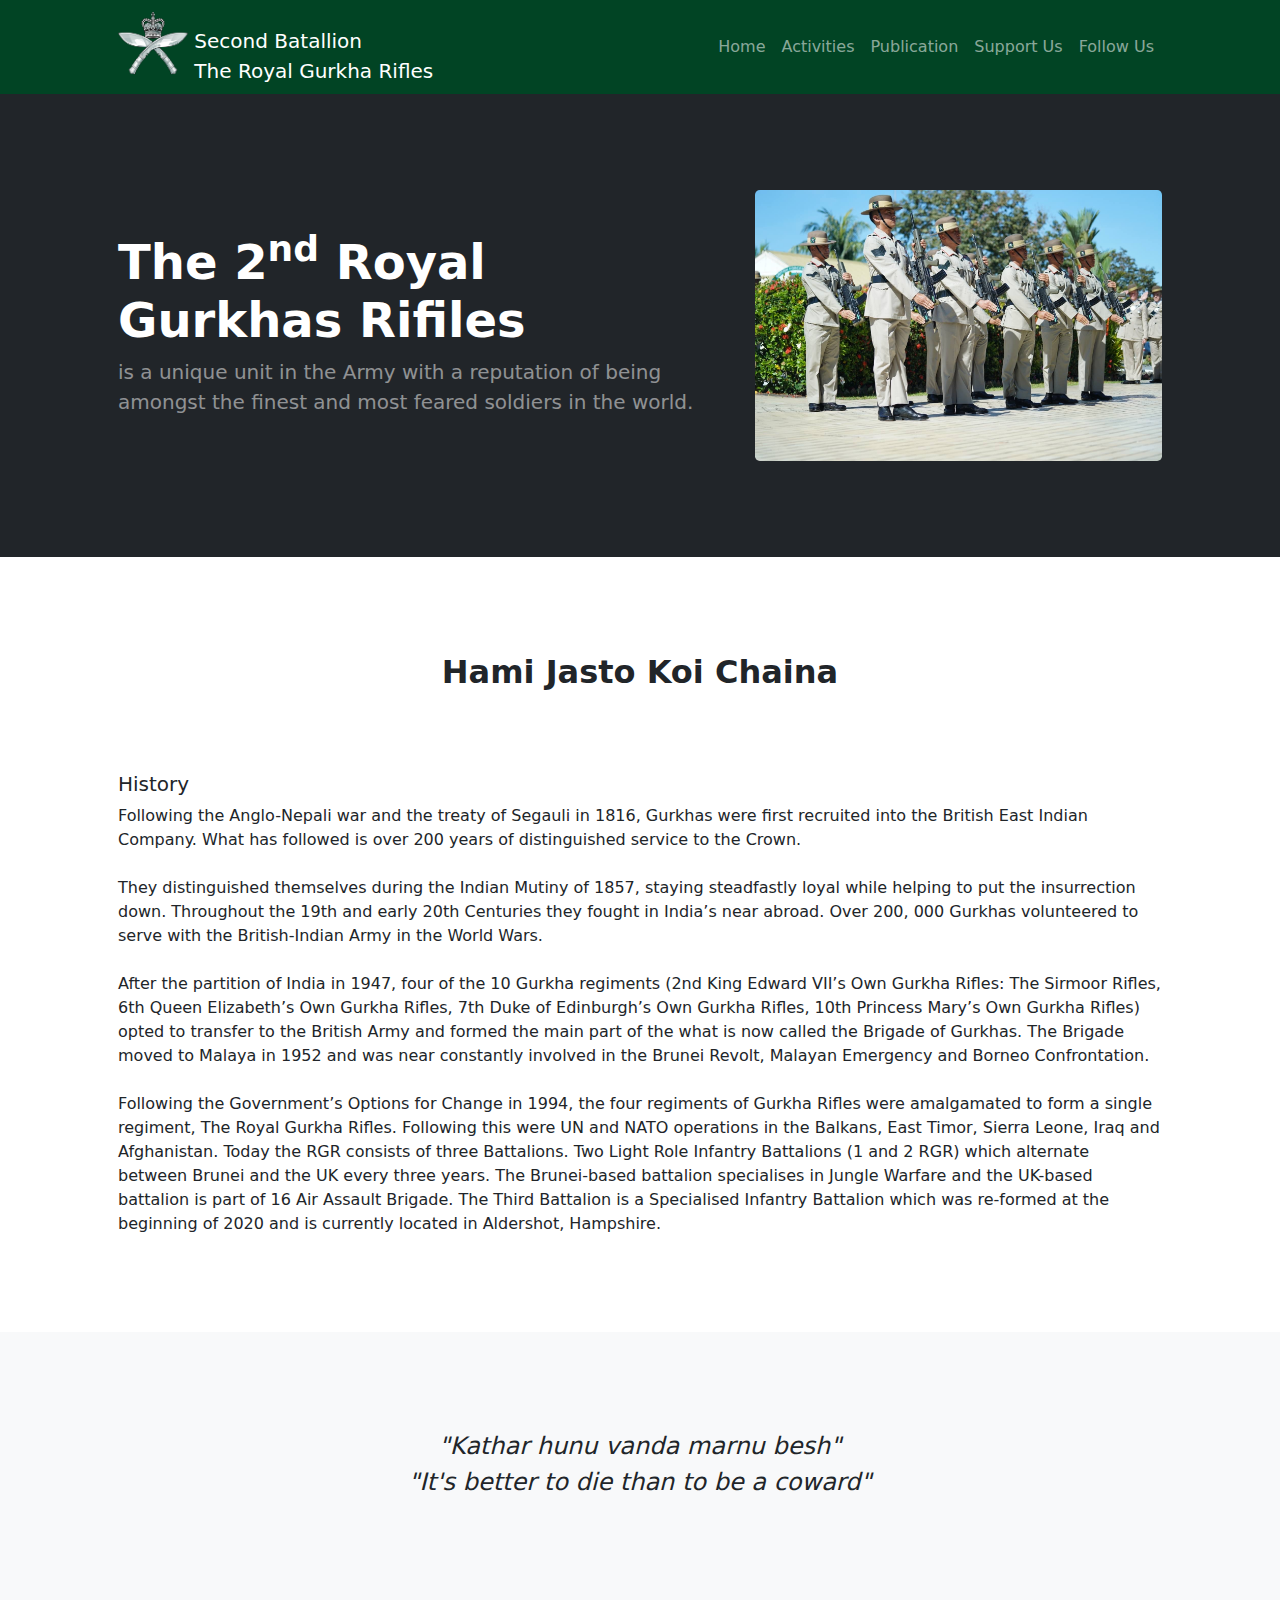
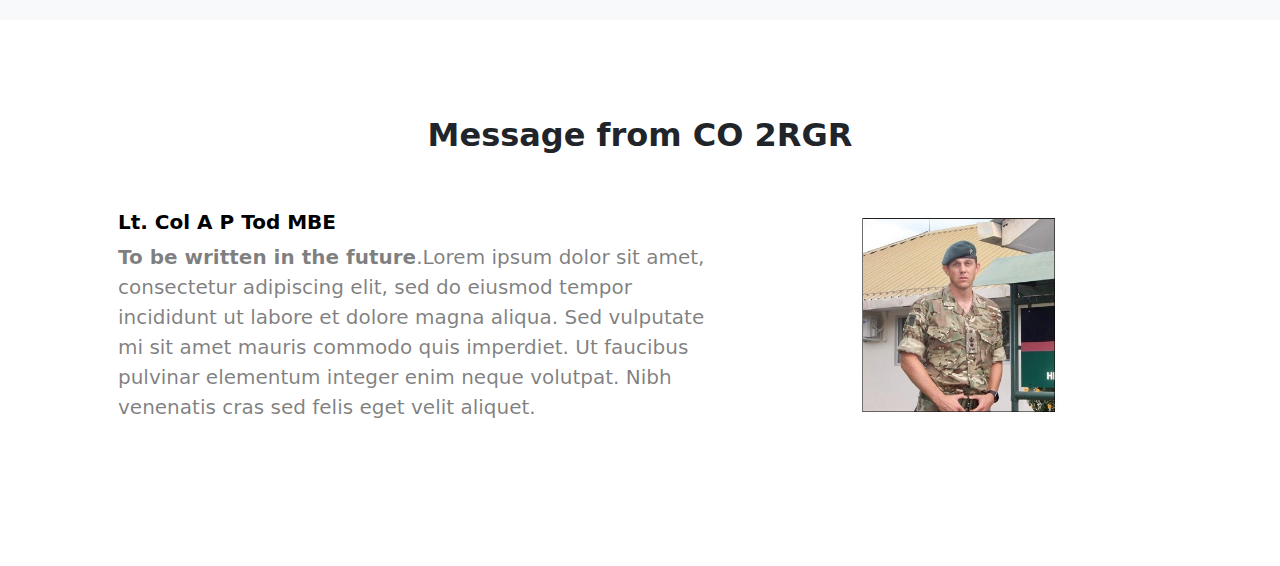
<file: index.html>
<!DOCTYPE html>
<html lang="en">
    <head>
        <meta charset="utf-8" />
        <meta name="viewport" content="width=device-width, initial-scale=1, shrink-to-fit=no" />
        <meta name="description" content="" />
        <meta name="author" content="" />
        <title>Second Batallion The Royal Gurkha Rifles
        </title>
        <!-- Favicon-->
        <link rel="icon" type="image/x-icon" href="assets/favicon.ico" />
        <!-- Bootstrap icons-->
        <link href="https://cdn.jsdelivr.net/npm/bootstrap-icons@1.5.0/font/bootstrap-icons.css" rel="stylesheet" />
        <!-- Core theme CSS (includes Bootstrap)-->
        <link href="css/styles.css" rel="stylesheet" />
    </head>
    <body class="d-flex flex-column h-100">
        <main class="flex-shrink-0">
            <!-- Navigation-->
            <nav class="navbar navbar-expand-lg navbar-dark">
                <div class="container px-5">
                    <div>
                    <a class="navbar-brand" href="index.html">
                        <span class="logo"></span>
                        <span class="logo-text">Second Batallion<br>The Royal Gurkha Rifles</a>
                        </span>
                    </div>
                    <button class="navbar-toggler" type="button" data-bs-toggle="collapse" data-bs-target="#navbarSupportedContent" aria-controls="navbarSupportedContent" aria-expanded="false" aria-label="Toggle navigation"><span class="navbar-toggler-icon"></span></button>
                    <div class="collapse navbar-collapse" id="navbarSupportedContent">
                        <ul class="navbar-nav ms-auto mb-2 mb-lg-0">
                            <li class="nav-item"><a class="nav-link" href="index.html">Home</a></li>
                            <li class="nav-item"><a class="nav-link" href="activities.html">Activities</a></li>
                            <li class="nav-item"><a class="nav-link" href="publication.html">Publication</a></li>
                            <li class="nav-item"><a class="nav-link" href="support.html">Support Us</a></li>
                            <li class="nav-item"><a class="nav-link" href="follow.html">Follow Us</a></li>
                   
                    </div>
                </div>
            </nav>
            <!-- Header-->
            <header class="bg-dark py-5">
                <div class="container px-5">
                    <div class="row gx-5 align-items-center justify-content-center">
                        <div class="col-lg-8 col-xl-7 col-xxl-6">
                            <div class="my-5 text-center text-xl-start">
                                <h1 class="display-5 fw-bolder text-white mb-2">The 2<sup>nd</sup> Royal Gurkhas Rifiles </h1>
                                <p class="lead fw-normal text-white-50 mb-4">is a unique unit in the Army with a reputation of being amongst the finest and most feared soldiers in the world.</p>
                                
                            </div>
                        </div>
                        <div class="col-xl-5 col-xxl-6 d-none d-xl-block text-center"><img class="img-fluid rounded-3 my-5" src="HomePic.jpg" alt="..." /></div>
                    </div>
                </div>
            </header>
            <!-- Features section-->
            <section class="py-5" id="features">
                <div class="container px-5 my-5">
                    <div class="row gx-5">
                        <div class="text-center"><h2 class="fw-bolder mb-0" >Hami Jasto Koi Chaina</h2></div>
                        <div class="">
                            <div class="row gx-5 row-cols-1 row-cols">
                                <div class="col h-100">
                                    <!-- <div class="feature bg-primary bg-gradient text-white rounded-3 mb-3"><i class="bi bi-collection"></i></div> -->
                                    <h2 class="h5"><br><br><br>History</h2>
                                    <p class="history">Following the Anglo-Nepali war and the treaty of Segauli in 1816, Gurkhas were first recruited into the British East Indian Company. What has followed is over 200 years of distinguished service to the Crown.<br><br>

                                        They distinguished themselves during the Indian Mutiny of 1857, staying steadfastly loyal while helping to put the insurrection down. Throughout the 19th and early 20th Centuries they fought in India’s near abroad. Over 200, 000 Gurkhas volunteered to serve with the British-Indian Army in the World Wars.<br><br>
                                        
                                        After the partition of India in 1947, four of the 10 Gurkha regiments (2nd King Edward VII’s Own Gurkha Rifles: The Sirmoor Rifles, 6th Queen Elizabeth’s Own Gurkha Rifles, 7th Duke of Edinburgh’s Own Gurkha Rifles, 10th Princess Mary’s Own Gurkha Rifles) opted to transfer to the British Army and formed the main part of the what is now called the Brigade of Gurkhas. The Brigade moved to Malaya in 1952 and was near constantly involved in the Brunei Revolt, Malayan Emergency and Borneo Confrontation.
                                        
                                       <br><br> Following the Government’s Options for Change in 1994, the four regiments of Gurkha Rifles were amalgamated to form a single regiment, The Royal Gurkha Rifles. Following this were UN and NATO operations in the Balkans, East Timor, Sierra Leone, Iraq and Afghanistan.
                                        
                                        Today the RGR consists of three Battalions. Two Light Role Infantry Battalions (1 and 2 RGR) which alternate between Brunei and the UK every three years. The Brunei-based battalion specialises in Jungle Warfare and the UK-based battalion is part of 16 Air Assault Brigade. The Third Battalion is a Specialised Infantry Battalion which was re-formed at the beginning of 2020 and is currently located in Aldershot, Hampshire.</p>
                                </div>
                 
                            </div>
                        </div>
                    </div>
                </div>
            </section>
            <!-- Testimonial section-->
            <div class="py-5 bg-light">
                <div class="container px-5 my-5">
                    <div class="row gx-5 justify-content-center">
                        <div class="col-lg-10 col-xl-7">
                            <div class="text-center">
                                <div class="fs-4 mb-4 fst-italic">"Kathar hunu vanda marnu besh"<br>"It's better to die than to be a coward"</div>
                                <div class="d-flex align-items-center justify-content-center">
        
                                </div>
                            </div>
                        </div>
                    </div>
                </div>
            </div>
            
            <section class="py-5">
                <div class="container px-5 my-5">
                    <div class="row gx-5 justify-content-center">
                        <div class="col-lg-8 col-xl-6">
                            <div class="text-center">
                                <h2 class="fw-bolder">Message from CO 2RGR</h2>
                            </div>
                        </div>
                    </div>
                    <div class="row gx-5 align-items-center justify-content-center">
                        <div class="col-lg-8 col-xl-7 col-xxl-6">
                            <div class="my-5 text-start text-xl-start">
                                <h5 class="fw-bold text-black mb-2">Lt. Col A P Tod MBE</h5>
                                <p class="lead fw-normal text-black-50 mb-4"><b>To be written in the future</b>.Lorem ipsum dolor sit amet, consectetur adipiscing elit, sed do eiusmod tempor incididunt ut labore et dolore magna aliqua. Sed vulputate mi sit amet mauris commodo quis imperdiet. Ut faucibus pulvinar elementum integer enim neque volutpat. Nibh venenatis cras sed felis eget velit aliquet.</p>
                                
                            </div>
                        </div>
                        <div class="col-xl-5 col-xxl-6 d-none d-xl-block text-center"><img class=" rounded-3 my-5 COimg" src="co.png"  alt="..." /></div>
                    </div>
                </div>
            </section>
        </main>
        <!-- Footer-->
        <!-- <footer class="bg-dark py-4 mt-auto">
            <div class="container px-5">
                <div class="row align-items-center justify-content-between flex-column flex-sm-row">
                    <div class="col-auto"><div class="small m-0 text-white">Copyright &copy; Your Website 2021</div></div>
                    <div class="col-auto">
                        <a class="link-light small" href="#!">Privacy</a>
                        <span class="text-white mx-1">&middot;</span>
                        <a class="link-light small" href="#!">Terms</a>
                        <span class="text-white mx-1">&middot;</span>
                        <a class="link-light small" href="#!">Contact</a>
                    </div>
                </div>
            </div>
        </footer> -->
        <!-- Bootstrap core JS-->
        <script src="https://cdn.jsdelivr.net/npm/bootstrap@5.1.3/dist/js/bootstrap.bundle.min.js"></script>
        <!-- Core theme JS-->
        <script src="js/scripts.js"></script>
    </body>
</html>
</file>
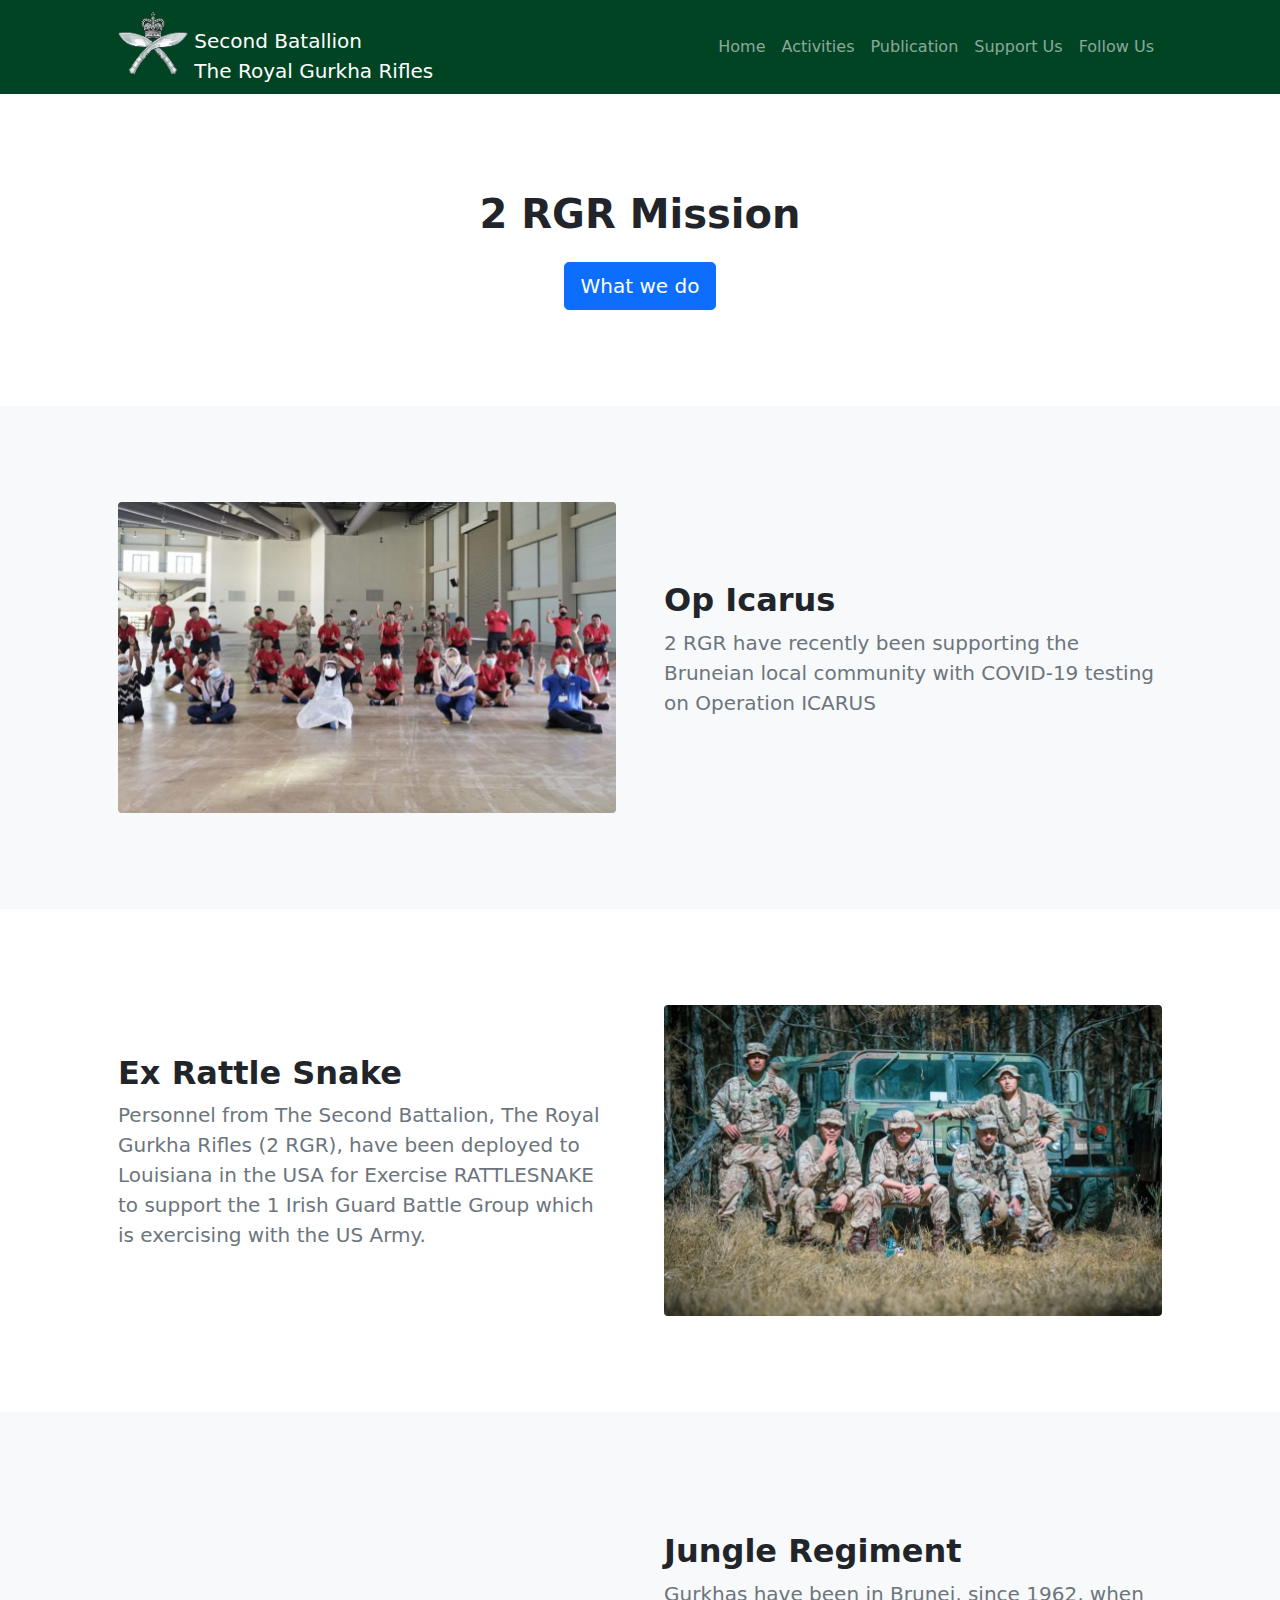
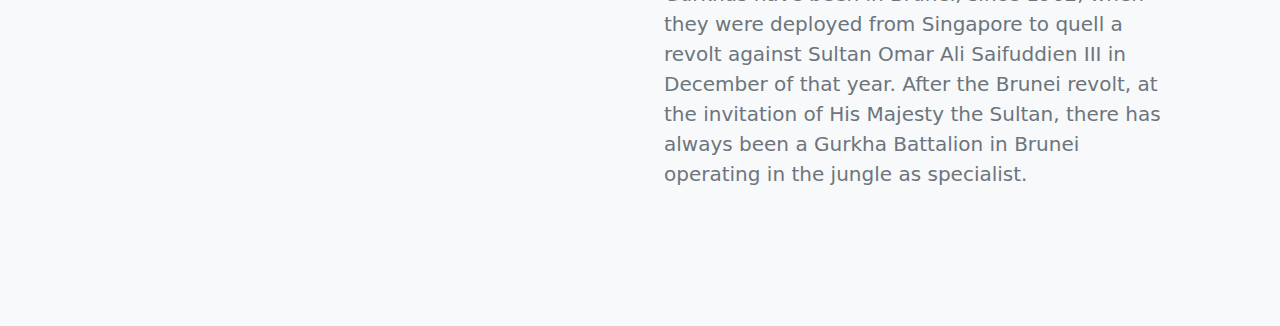
<file: activities.html>
<!DOCTYPE html>
<html lang="en">
    <head>
        <meta charset="utf-8" />
        <meta name="viewport" content="width=device-width, initial-scale=1, shrink-to-fit=no" />
        <meta name="description" content="" />
        <meta name="author" content="" />
        <title>Second Batallion The Royal Gurkha Rifles</title>
        <!-- Favicon-->
        <link rel="icon" type="image/x-icon" href="assets/favicon.ico" />
        <!-- Bootstrap icons-->
        <link href="https://cdn.jsdelivr.net/npm/bootstrap-icons@1.5.0/font/bootstrap-icons.css" rel="stylesheet" />
        <!-- Core theme CSS (includes Bootstrap)-->
        <link href="css/styles.css" rel="stylesheet" />
    </head>
    <body class="d-flex flex-column">
        <main class="flex-shrink-0">
            <!-- Navigation-->
            <nav class="navbar navbar-expand-lg navbar-dark">
                <div class="container px-5">
                    <div>
                    <a class="navbar-brand" href="index.html">
                        <span class="logo"></span>
                        <span class="logo-text">Second Batallion<br>The Royal Gurkha Rifles</a>
                        </span>
                    </div>
                    <button class="navbar-toggler" type="button" data-bs-toggle="collapse" data-bs-target="#navbarSupportedContent" aria-controls="navbarSupportedContent" aria-expanded="false" aria-label="Toggle navigation"><span class="navbar-toggler-icon"></span></button>
                    <div class="collapse navbar-collapse" id="navbarSupportedContent">
                        <ul class="navbar-nav ms-auto mb-2 mb-lg-0">
                            <li class="nav-item"><a class="nav-link" href="index.html">Home</a></li>
                            <li class="nav-item"><a class="nav-link" href="activities.html">Activities</a></li>
                            <li class="nav-item"><a class="nav-link" href="publication.html">Publication</a></li>
                            <li class="nav-item"><a class="nav-link" href="support.html">Support Us</a></li>
                            <li class="nav-item"><a class="nav-link" href="follow.html">Follow Us</a></li>
                   
                    </div>
                </div>
            </nav>
            <!-- Header-->
            <header class="py-5">
                <div class="container px-5">
                    <div class="row justify-content-center">
                        <div class="col-lg-8 col-xxl-6">
                            <div class="text-center my-5">
                                <h1 class="fw-bolder mb-3">2 RGR Mission</h1>
                                <p class="lead fw-normal text-muted mb-4"></p>
                                <a class="btn btn-primary btn-lg" href="#scroll-target">What we do</a>
                            </div>
                        </div>
                    </div>
                </div>
            </header>
            <!-- About section one-->
            <section class="py-5 bg-light" id="scroll-target">
                <div class="container px-5 my-5">
                    <div class="row gx-5 align-items-center">
                        <div class="col-lg-6"><img class="img-fluid rounded mb-5 mb-lg-0" src="activitiesOpicarus.jpg" alt="..." /></div>
                        <div class="col-lg-6">
                            <h2 class="fw-bolder">Op Icarus</h2>
                            <p class="lead fw-normal text-muted mb-0">2 RGR have recently been supporting the Bruneian local community with COVID-19 testing on Operation ICARUS</p>
                        </div>
                    </div>
                </div>
            </section>
            <!-- About section two-->
            <section class="py-5">
                <div class="container px-5 my-5">
                    <div class="row gx-5 align-items-center">
                        <div class="col-lg-6 order-first order-lg-last"><img class="img-fluid rounded mb-5 mb-lg-0" src="activitiesExRs.jpeg" alt="..." /></div>
                        <div class="col-lg-6">
                            <h2 class="fw-bolder">Ex Rattle Snake</h2>
                            <p class="lead fw-normal text-muted mb-0">Personnel from The Second Battalion, The Royal Gurkha Rifles (2 RGR), have been deployed to Louisiana in the USA for Exercise RATTLESNAKE to support the 1 Irish Guard Battle Group which is exercising with the US Army.</p>
                        </div>
                    </div>
                </div>
            </section>
            <section class="py-5 bg-light" id="scroll-target">
                <div class="container px-5 my-5">
                    <div class="row gx-5 align-items-center">
                        <div class="col-lg-6"><iframe width="500" height="315" src="https://www.youtube.com/embed/B5qjg5NZeI4" title="YouTube video player" frameborder="0" allow="accelerometer; autoplay; clipboard-write; encrypted-media; gyroscope; picture-in-picture" allowfullscreen></iframe></div>
                        <div class="col-lg-6">
                            <h2 class="fw-bolder">Jungle Regiment</h2>
                            <p class="lead fw-normal text-muted mb-0">Gurkhas have been in Brunei, since 1962, when they were deployed from Singapore to quell a revolt against Sultan Omar Ali Saifuddien III in December of that year. After the Brunei revolt, at the invitation of His Majesty the Sultan, there has always been a Gurkha Battalion in Brunei operating in the jungle as specialist.</p>
                        </div>
                    </div>
                </div>
            </section>
    </body>
</html>
</file>
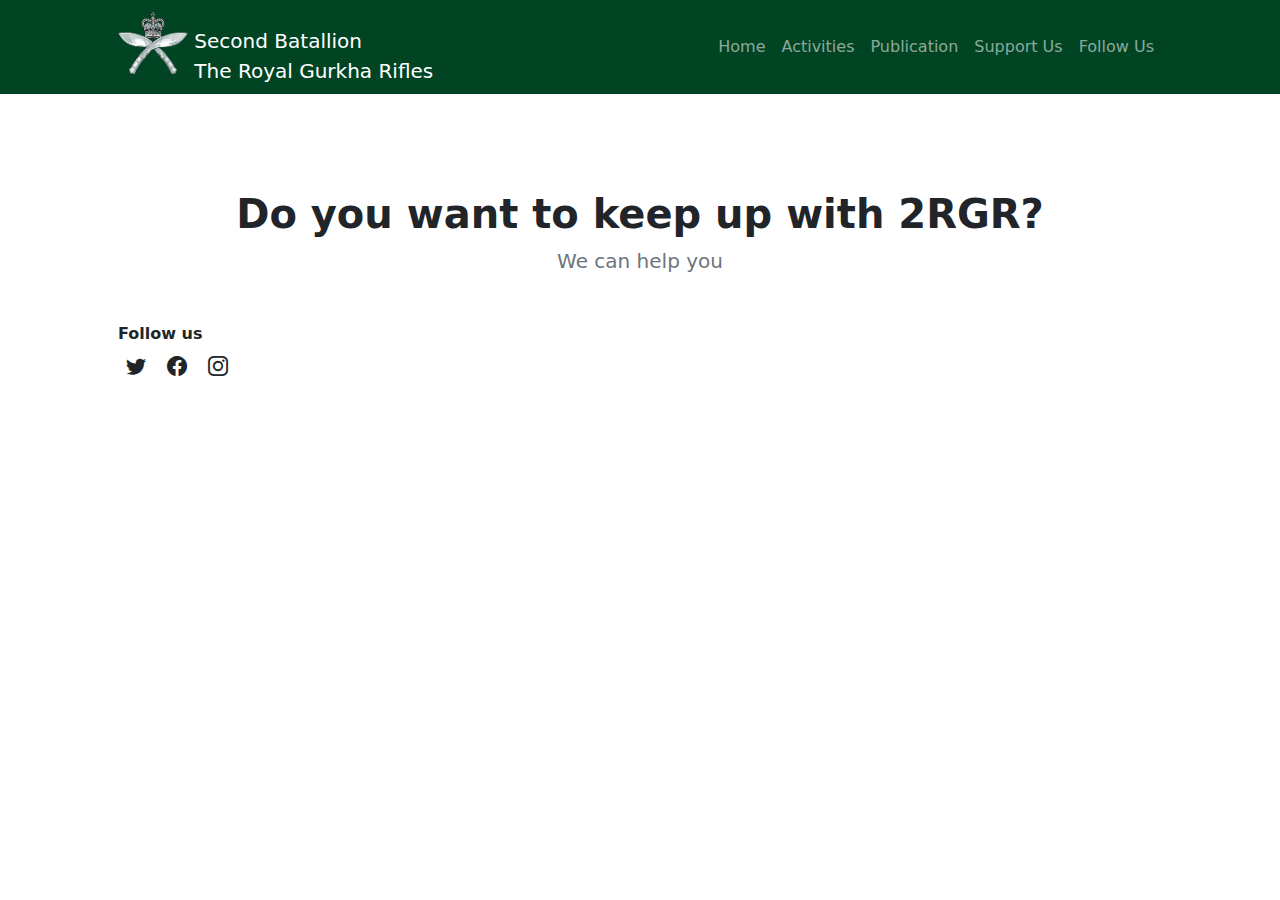
<file: follow.html>
<!DOCTYPE html>
<html lang="en">
    <head>
        <meta charset="utf-8" />
        <meta name="viewport" content="width=device-width, initial-scale=1, shrink-to-fit=no" />
        <meta name="description" content="" />
        <meta name="author" content="" />
        <title>Second Batallion The Royal Gurkha Rifles</title>
        <!-- Favicon-->
        <link rel="icon" type="image/x-icon" href="assets/favicon.ico" />
        <!-- Bootstrap icons-->
        <link href="https://cdn.jsdelivr.net/npm/bootstrap-icons@1.5.0/font/bootstrap-icons.css" rel="stylesheet" />
        <!-- Core theme CSS (includes Bootstrap)-->
        <link href="css/styles.css" rel="stylesheet" />
    </head>
    <body class="d-flex flex-column h-100">
        <main class="flex-shrink-0">
            <!-- Navigation-->
            <nav class="navbar navbar-expand-lg navbar-dark">
                <div class="container px-5">
                    <div>
                        <a class="navbar-brand" href="index.html">
                            <span class="logo"></span>
                            <span class="logo-text">Second Batallion<br>The Royal Gurkha Rifles</a>
                            </span>
                        </div>
                    <button class="navbar-toggler" type="button" data-bs-toggle="collapse" data-bs-target="#navbarSupportedContent" aria-controls="navbarSupportedContent" aria-expanded="false" aria-label="Toggle navigation"><span class="navbar-toggler-icon"></span></button>
                    <div class="collapse navbar-collapse" id="navbarSupportedContent">
                        <ul class="navbar-nav ms-auto mb-2 mb-lg-0">
                            <li class="nav-item"><a class="nav-link" href="index.html">Home</a></li>
                            <li class="nav-item"><a class="nav-link" href="activities.html">Activities</a></li>
                            <li class="nav-item"><a class="nav-link" href="publication.html">Publication</a></li>
                            <li class="nav-item"><a class="nav-link" href="support.html">Support Us</a></li>
                            <li class="nav-item"><a class="nav-link" href="follow.html">Follow Us</a></li>
                    </div>
                </div>
            </nav>
            <!-- Page Content-->
            <section class="py-5">
                <div class="container px-5 my-5">
                    <div class="text-center mb-5">
                        <h1 class="fw-bolder">Do you want to keep up with 2RGR?</h1>
                        <p class="lead fw-normal text-muted mb-0">We can help you</p>
                    </div>
                   
                                            <div class="h6 fw-bolder">Follow us</div>
                                            <a class="fs-5 px-2 link-dark" href="https://twitter.com/Gurkha_Brigade"><i class="bi-twitter"></i></a>
                                            <a class="fs-5 px-2 link-dark" href="https://www.facebook.com/officialtheroyalgurkharifles"><i class="bi-facebook"></i></a>
                                            <a class="fs-5 px-2 link-dark" href="https://www.instagram.com/officialtheroyalgurkharifles/"><i class="bi-instagram"></i></a>
                                            
                                        </div>
            </section>
        </main>
     
</html>
</file>
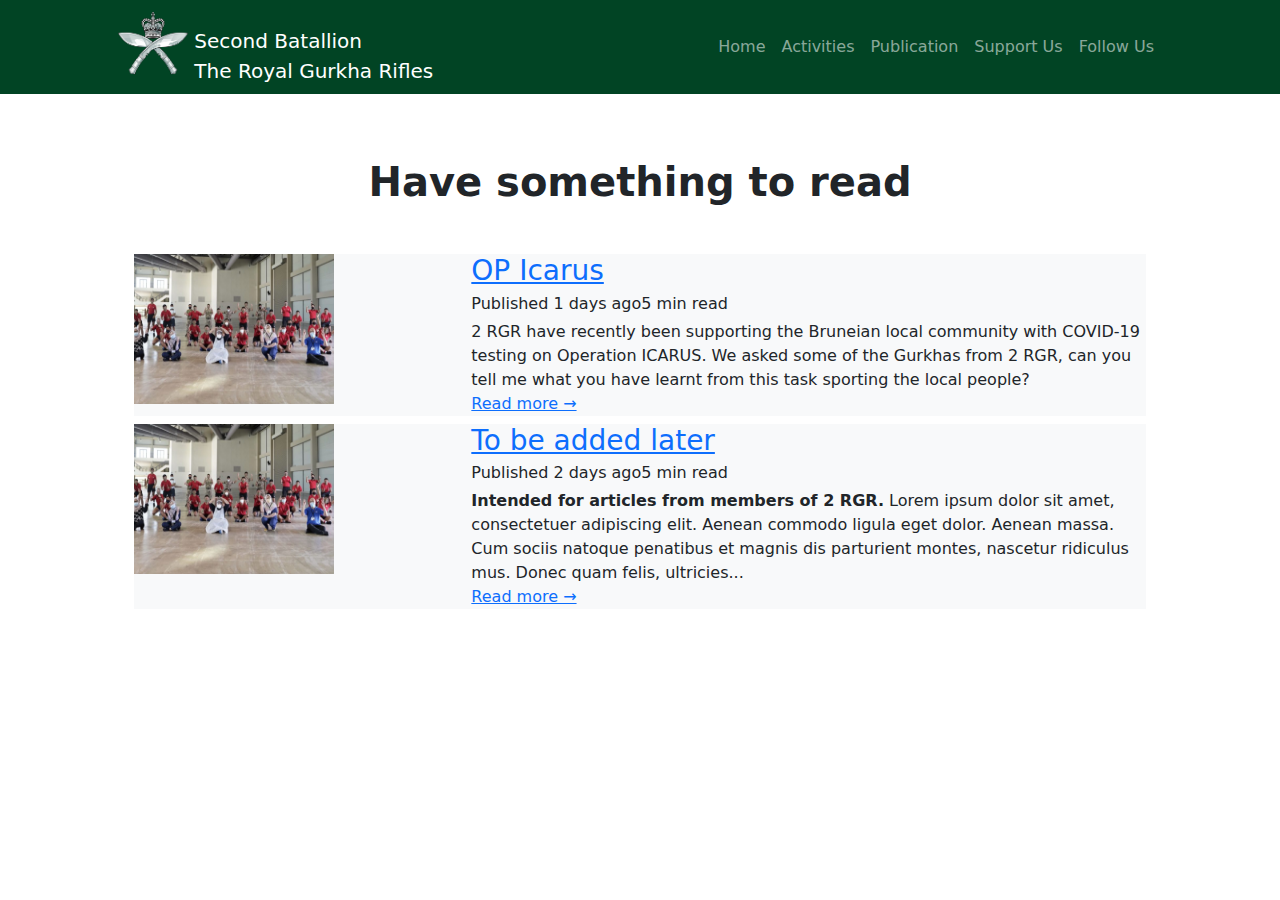
<file: publication.html>
<!DOCTYPE html>
<html lang="en">
    <head>
        <meta charset="utf-8" />
        <meta name="viewport" content="width=device-width, initial-scale=1, shrink-to-fit=no" />
        <meta name="description" content />
        <meta name="author" content />
        <title>Second Batallion The Royal Gurkha Rifles</title>
        <!-- Favicon-->
        <link rel="icon" type="image/x-icon" href="assets/favicon.ico" />
        <!-- Bootstrap icons-->
        <link href="https://cdn.jsdelivr.net/npm/bootstrap-icons@1.5.0/font/bootstrap-icons.css" rel="stylesheet" />
        <!-- Core theme CSS (includes Bootstrap)-->
        <link href="css/styles.css" rel="stylesheet" />
    </head>
    <body class="d-flex flex-column">
        <main class="flex-shrink-0">
            <!-- Navigation-->
            <nav class="navbar navbar-expand-lg navbar-dark">
                <div class="container px-5">
                    <div>
                        <a class="navbar-brand" href="index.html">
                            <span class="logo"></span>
                            <span class="logo-text">Second Batallion<br>The Royal Gurkha Rifles</a>
                            </span>
                        </div>
                        <button class="navbar-toggler" type="button" data-bs-toggle="collapse" data-bs-target="#navbarSupportedContent" aria-controls="navbarSupportedContent" aria-expanded="false" aria-label="Toggle navigation"><span class="navbar-toggler-icon"></span></button>
                    <div class="collapse navbar-collapse" id="navbarSupportedContent">
                            <ul class="navbar-nav ms-auto mb-2 mb-lg-0">
                                <li class="nav-item"><a class="nav-link" href="index.html">Home</a></li>
                                <li class="nav-item"><a class="nav-link" href="activities.html">Activities</a></li>
                                <li class="nav-item"><a class="nav-link" href="publication.html">Publication</a></li>
                                <li class="nav-item"><a class="nav-link" href="support.html">Support Us</a></li>
                                <li class="nav-item"><a class="nav-link" href="follow.html">Follow Us</a></li>
                       
                            </ul>
                    </div>
                </div>
            </nav>
            <!-- Page content-->
            <section class="py-5">
                <div class="container px-5">
                    <!-- Contact form-->
                    <div class=" rounded-3 py-3 px-2 px-md-3 mb-3">
                        <div class="text-center mb-5">
                            <h1 class="fw-bolder">Have something to read</h1>
                            </div>
                            <!-- Parbate -->
                            <!-- <div class="row bg-light g-3 g-xl-0 ">
                                <div class="col-s-0 col-4 col-xl-4">
                                    <img class="post-thumb " src="Parbate.jpg" alt="image">
                                </div>
                                <div class="col-8">
                                    <p><a href="https://www.gurkhabde.com/publication/parbate/"><b>Parbate</b></a>-Magazine of the Gurkhas.</p></div>
                                </div>//col
                            </div> -->
                            <!-- <div class="row bg-light g-3 g-xl-0 ">
                                <div class="col-s-0 col-4 col-xl-4">
                                    <img class="post-thumb " src="Article1OpIcarus.jpg" alt="image">
                                </div>
                                
                                <div class="col-8 ">
                                    <h3 class="title mb-1"><a class="text-link" href="Article1.html">OP Icarus</a></h3>
                                    <div class="meta mb-1"><span class="date">Published 1 days ago</span><span class="time">5 min read</span></div>
                                    <div class="intro">2 RGR have recently been supporting the Bruneian local community with COVID-19 testing on Operation ICARUS. We asked some of the Gurkhas from 2 RGR, can you tell me what you have learnt from this task sporting the local people?</div>
                                    <a class="text-link" href="Article1.html">Read more →</a>
                                </div>//col
                            </div> -->
                            <!-- Article_1 -->
                            <div class="row bg-light g-3 g-xl-0 ">
                                <div class="col-s-0 col-4 col-xl-4">
                                    <img class="post-thumb " src="Article1OpIcarus.jpg" alt="image">
                                </div>
                                
                                <div class="col-8 ">
                                    <h3 class="title mb-1"><a class="text-link" href="Article1.html">OP Icarus</a></h3>
                                    <div class="meta mb-1"><span class="date">Published 1 days ago</span><span class="time">5 min read</span></div>
                                    <div class="intro">2 RGR have recently been supporting the Bruneian local community with COVID-19 testing on Operation ICARUS. We asked some of the Gurkhas from 2 RGR, can you tell me what you have learnt from this task sporting the local people?</div>
                                    <a class="text-link" href="Article1.html">Read more →</a>
                                </div><!--//col-->
                            </div>
                            <div class="row bg-light g-3 g-xl-0 mt-2 ">
                                <div class="col-s-0 col-4 col-xl-4">
                                    <img class=" post-thumb " src="Article1OpIcarus.jpg" alt="image">
                                </div>
                                <div class="col-8">
                                    <h3 class="title mb-1"><a class="text-link" href="blog-post.html">To be added later</a></h3>
                                    <div class="meta mb-1"><span class="date">Published 2 days ago</span><span class="time">5 min read</span></div>
                                    <div class="intro"><b>Intended for articles from members of 2 RGR.</b> Lorem ipsum dolor sit amet, consectetuer adipiscing elit. Aenean commodo ligula eget dolor. Aenean massa. Cum sociis natoque penatibus et magnis dis parturient montes, nascetur ridiculus mus. Donec quam felis, ultricies...</div>
                                    <a class="text-link" href="#">Read more →</a>
                                </div><!--//col-->
                            </div>
                        </div>
                       
                     
    </body>
</html>
</file>
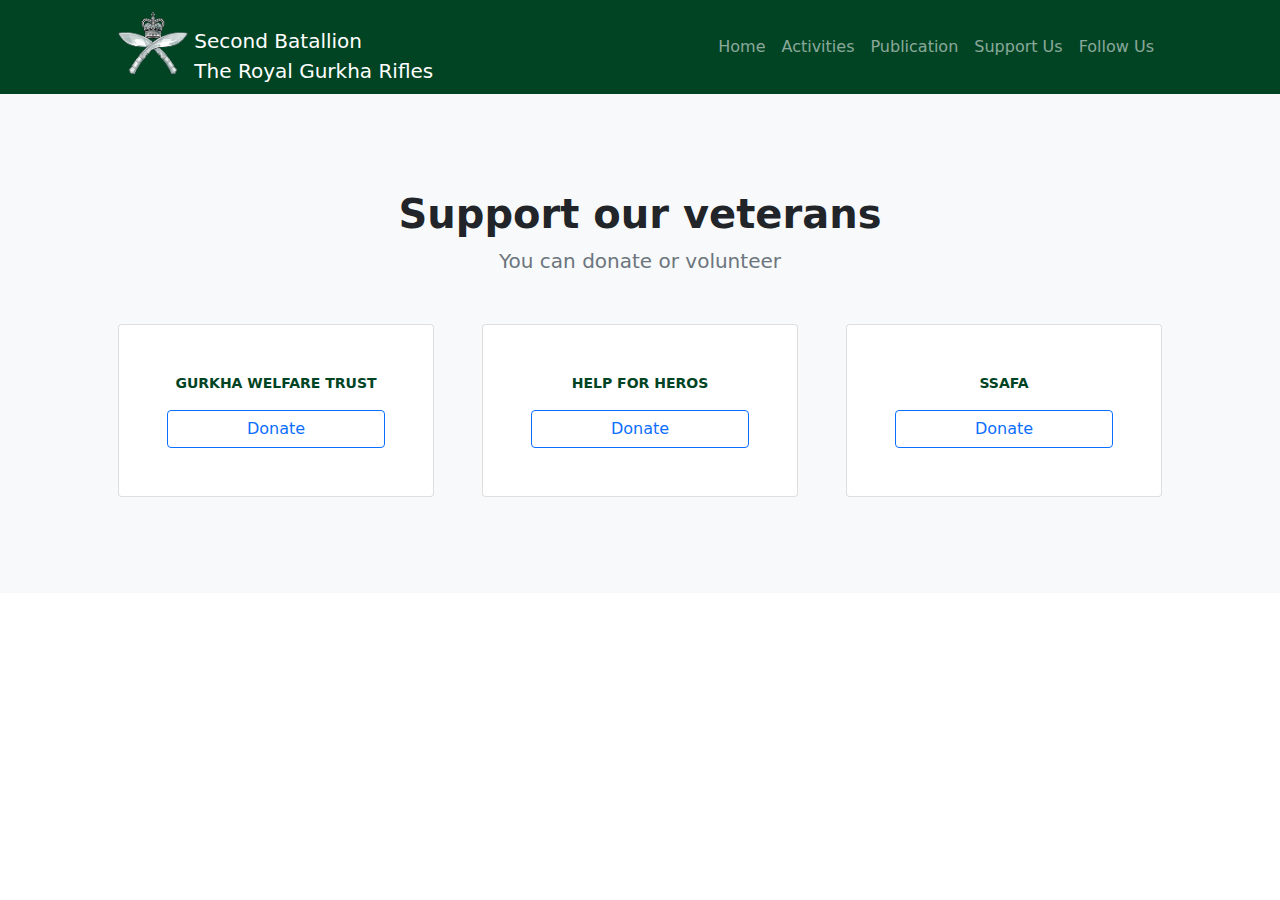
<file: support.html>
<!DOCTYPE html>
<html lang="en">
    <head>
        <meta charset="utf-8" />
        <meta name="viewport" content="width=device-width, initial-scale=1, shrink-to-fit=no" />
        <meta name="description" content="" />
        <meta name="author" content="" />
        <title>Modern Business - Start Bootstrap Template</title>
        <!-- Favicon-->
        <link rel="icon" type="image/x-icon" href="assets/favicon.ico" />
        <!-- Bootstrap icons-->
        <link href="https://cdn.jsdelivr.net/npm/bootstrap-icons@1.5.0/font/bootstrap-icons.css" rel="stylesheet" />
        <!-- Core theme CSS (includes Bootstrap)-->
        <link href="css/styles.css" rel="stylesheet" />
    </head>
    <body class="d-flex flex-column">
        <main class="flex-shrink-0">
            <!-- Navigation-->
            <nav class="navbar navbar-expand-lg navbar-dark ">
                <div class="container px-5">
                    <div>
                        <a class="navbar-brand" href="index.html">
                            <span class="logo"></span>
                            <span class="logo-text">Second Batallion<br>The Royal Gurkha Rifles</a>
                            </span>
                        </div>
                    <button class="navbar-toggler" type="button" data-bs-toggle="collapse" data-bs-target="#navbarSupportedContent" aria-controls="navbarSupportedContent" aria-expanded="false" aria-label="Toggle navigation"><span class="navbar-toggler-icon"></span></button>
                    <div class="collapse navbar-collapse" id="navbarSupportedContent">
                        <ul class="navbar-nav ms-auto mb-2 mb-lg-0">
                            <li class="nav-item"><a class="nav-link" href="index.html">Home</a></li>
                            <li class="nav-item"><a class="nav-link" href="activities.html">Activities</a></li>
                            <li class="nav-item"><a class="nav-link" href="publication.html">Publication</a></li>
                            <li class="nav-item"><a class="nav-link" href="support.html">Support Us</a></li>
                            <li class="nav-item"><a class="nav-link" href="follow.html">Follow Us</a></li>
                           
                        </ul>
                    </div>
                </div>
            </nav>
            <!-- Pricing section-->
            <section class="bg-light py-5">
                <div class="container px-5 my-5">
                    <div class="text-center mb-5">
                        <h1 class="fw-bolder">Support our veterans</h1>
                        <p class="lead fw-normal text-muted mb-0">You can donate or volunteer</p>
                    </div>
                    <div class="row gx-5 justify-content-center">
                        <!-- Pricing card free-->
                        <div class="col-lg-6 col-xl-4">
                            <div class="card mb-5 mb-xl-0">
                                <div class="card-body p-5">
                                    <div class="small text-uppercase fw-bold text-gurkha text-center">Gurkha Welfare Trust</div>
                                  
                                    <div class="d-grid mt-3"><a class="btn btn-outline-primary" href="https://www.gwt.org.uk/">Donate</a></div>
                                </div>
                            </div>
                        </div>
                        <!-- Pricing card pro-->
                        <div class="col-lg-6 col-xl-4">
                            <div class="card">
                                <div class="card-body p-5">
                                    <div class="small text-uppercase fw-bold text-gurkha text-center">Help For Heros</div>
                               
                                    <div class="d-grid mt-3"><a class="btn btn-outline-primary" href="https://www.helpforheroes.org.uk/">Donate</a></div>
                                </div>
                            </div>
                        </div>
                        <!-- Pricing card enterprise-->
                        <div class="col-lg-6 col-xl-4">
                            <div class="card">
                                <div class="card-body p-5">
                                    <div class="small text-uppercase fw-bold text-gurkha text-center">SSAFA</div>
                               
                                    <div class="d-grid mt-3"><a class="btn btn-outline-primary" href="https://www.ssafa.org.uk/">Donate</a></div>
                                </div>
                            </div>
                        </div>
                    </div>
                </div>
            </section>
        </main>
       
    </body>
</html>
</file>
<file: css/styles.css>
@charset "UTF-8";
/*!

 */
 @import"home.css";
:root {
  --bs-blue: #0d6efd;
  --bs-indigo: #6610f2;
  --bs-purple: #6f42c1;
  --bs-pink: #d63384;
  --bs-red: #dc3545;
  --bs-orange: #fd7e14;
  --bs-yellow: #ffc107;
  --bs-green: #198754;
  --bs-teal: #20c997;
  --bs-cyan: #0dcaf0;
  --bs-white: #fff;
  --bs-gray: #6c757d;
  --bs-gray-dark: #343a40;
  --bs-gray-100: #f8f9fa;
  --bs-gray-200: #e9ecef;
  --bs-gray-300: #dee2e6;
  --bs-gray-400: #ced4da;
  --bs-gray-500: #adb5bd;
  --bs-gray-600: #6c757d;
  --bs-gray-700: #495057;
  --bs-gray-800: #343a40;
  --bs-gray-900: #212529;
  --bs-primary: #0d6efd;
  --bs-secondary: #6c757d;
  --bs-success: #198754;
  --bs-info: #0dcaf0;
  --bs-warning: #ffc107;
  --bs-danger: #dc3545;
  --bs-light: #f8f9fa;
  --bs-dark: #212529;
  --bs-primary-rgb: 13, 110, 253;
  --bs-secondary-rgb: 108, 117, 125;
  --bs-success-rgb: 25, 135, 84;
  --bs-info-rgb: 13, 202, 240;
  --bs-warning-rgb: 255, 193, 7;
  --bs-danger-rgb: 220, 53, 69;
  --bs-light-rgb: 248, 249, 250;
  --bs-dark-rgb: 33, 37, 41;
  --bs-white-rgb: 255, 255, 255;
  --bs-black-rgb: 0, 0, 0;
  --bs-body-color-rgb: 33, 37, 41;
  --bs-body-bg-rgb: 255, 255, 255;
  --bs-font-sans-serif: system-ui, -apple-system, "Segoe UI", Roboto, "Helvetica Neue", Arial, "Noto Sans", "Liberation Sans", sans-serif, "Apple Color Emoji", "Segoe UI Emoji", "Segoe UI Symbol", "Noto Color Emoji";
  --bs-font-monospace: SFMono-Regular, Menlo, Monaco, Consolas, "Liberation Mono", "Courier New", monospace;
  --bs-gradient: linear-gradient(180deg, rgba(255, 255, 255, 0.15), rgba(255, 255, 255, 0));
  --bs-body-font-family: var(--bs-font-sans-serif);
  --bs-body-font-size: 1rem;
  --bs-body-font-weight: 400;
  --bs-body-line-height: 1.5;
  --bs-body-color: #212529;
  --bs-body-bg: #fff;
}

*,
*::before,
*::after {
  box-sizing: border-box;
}

@media (prefers-reduced-motion: no-preference) {
  :root {
    scroll-behavior: smooth;
  }
}

body {
  margin: 0;
  font-family: var(--bs-body-font-family);
  font-size: var(--bs-body-font-size);
  font-weight: var(--bs-body-font-weight);
  line-height: var(--bs-body-line-height);
  color: var(--bs-body-color);
  text-align: var(--bs-body-text-align);
  background-color: var(--bs-body-bg);
  -webkit-text-size-adjust: 100%;
  -webkit-tap-highlight-color: rgba(0, 0, 0, 0);
}

hr {
  margin: 1rem 0;
  color: inherit;
  background-color: currentColor;
  border: 0;
  opacity: 0.25;
}

hr:not([size]) {
  height: 1px;
}

h6, .h6, h5, .h5, h4, .h4, h3, .h3, h2, .h2, h1, .h1 {
  margin-top: 0;
  margin-bottom: 0.5rem;
  font-weight: 500;
  line-height: 1.2;
}

h1, .h1 {
  font-size: calc(1.375rem + 1.5vw);
}
@media (min-width: 1200px) {
  h1, .h1 {
    font-size: 2.5rem;
  }
}

h2, .h2 {
  font-size: calc(1.325rem + 0.9vw);
}
@media (min-width: 1200px) {
  h2, .h2 {
    font-size: 2rem;
  }
}

h3, .h3 {
  font-size: calc(1.3rem + 0.6vw);
}
@media (min-width: 1200px) {
  h3, .h3 {
    font-size: 1.75rem;
  }
}

h4, .h4 {
  font-size: calc(1.275rem + 0.3vw);
}
@media (min-width: 1200px) {
  h4, .h4 {
    font-size: 1.5rem;
  }
}

h5, .h5 {
  font-size: 1.25rem;
}

h6, .h6 {
  font-size: 1rem;
}

p {
  margin-top: 0;
  margin-bottom: 1rem;
}

abbr[title],
abbr[data-bs-original-title] {
  -webkit-text-decoration: underline dotted;
          text-decoration: underline dotted;
  cursor: help;
  -webkit-text-decoration-skip-ink: none;
          text-decoration-skip-ink: none;
}

address {
  margin-bottom: 1rem;
  font-style: normal;
  line-height: inherit;
}

ol,
ul {
  padding-left: 2rem;
}

ol,
ul,
dl {
  margin-top: 0;
  margin-bottom: 1rem;
}

ol ol,
ul ul,
ol ul,
ul ol {
  margin-bottom: 0;
}

dt {
  font-weight: 700;
}

dd {
  margin-bottom: 0.5rem;
  margin-left: 0;
}

blockquote {
  margin: 0 0 1rem;
}

b,
strong {
  font-weight: bolder;
}

small, .small {
  font-size: 0.875em;
}

mark, .mark {
  padding: 0.2em;
  background-color: #fcf8e3;
}

sub,
sup {
  position: relative;
  font-size: 0.75em;
  line-height: 0;
  vertical-align: baseline;
}

sub {
  bottom: -0.25em;
}

sup {
  top: -0.5em;
}

a {
  color: #0d6efd;
  text-decoration: underline;
}
a:hover {
  color: #0a58ca;
}

a:not([href]):not([class]), a:not([href]):not([class]):hover {
  color: inherit;
  text-decoration: none;
}

pre,
code,
kbd,
samp {
  font-family: var(--bs-font-monospace);
  font-size: 1em;
  direction: ltr /* rtl:ignore */;
  unicode-bidi: bidi-override;
}

pre {
  display: block;
  margin-top: 0;
  margin-bottom: 1rem;
  overflow: auto;
  font-size: 0.875em;
}
pre code {
  font-size: inherit;
  color: inherit;
  word-break: normal;
}

code {
  font-size: 0.875em;
  color: #d63384;
  word-wrap: break-word;
}
a > code {
  color: inherit;
}

kbd {
  padding: 0.2rem 0.4rem;
  font-size: 0.875em;
  color: #fff;
  background-color: #212529;
  border-radius: 0.2rem;
}
kbd kbd {
  padding: 0;
  font-size: 1em;
  font-weight: 700;
}

figure {
  margin: 0 0 1rem;
}

img,
svg {
  vertical-align: middle;
}

table {
  caption-side: bottom;
  border-collapse: collapse;
}

caption {
  padding-top: 0.5rem;
  padding-bottom: 0.5rem;
  color: #6c757d;
  text-align: left;
}

th {
  text-align: inherit;
  text-align: -webkit-match-parent;
}

thead,
tbody,
tfoot,
tr,
td,
th {
  border-color: inherit;
  border-style: solid;
  border-width: 0;
}

label {
  display: inline-block;
}

button {
  border-radius: 0;
}

button:focus:not(:focus-visible) {
  outline: 0;
}

input,
button,
select,
optgroup,
textarea {
  margin: 0;
  font-family: inherit;
  font-size: inherit;
  line-height: inherit;
}

button,
select {
  text-transform: none;
}

[role=button] {
  cursor: pointer;
}

select {
  word-wrap: normal;
}
select:disabled {
  opacity: 1;
}

[list]::-webkit-calendar-picker-indicator {
  display: none;
}

button,
[type=button],
[type=reset],
[type=submit] {
  -webkit-appearance: button;
}
button:not(:disabled),
[type=button]:not(:disabled),
[type=reset]:not(:disabled),
[type=submit]:not(:disabled) {
  cursor: pointer;
}

::-moz-focus-inner {
  padding: 0;
  border-style: none;
}

textarea {
  resize: vertical;
}

fieldset {
  min-width: 0;
  padding: 0;
  margin: 0;
  border: 0;
}

legend {
  float: left;
  width: 100%;
  padding: 0;
  margin-bottom: 0.5rem;
  font-size: calc(1.275rem + 0.3vw);
  line-height: inherit;
}
@media (min-width: 1200px) {
  legend {
    font-size: 1.5rem;
  }
}
legend + * {
  clear: left;
}

::-webkit-datetime-edit-fields-wrapper,
::-webkit-datetime-edit-text,
::-webkit-datetime-edit-minute,
::-webkit-datetime-edit-hour-field,
::-webkit-datetime-edit-day-field,
::-webkit-datetime-edit-month-field,
::-webkit-datetime-edit-year-field {
  padding: 0;
}

::-webkit-inner-spin-button {
  height: auto;
}

[type=search] {
  outline-offset: -2px;
  -webkit-appearance: textfield;
}

/* rtl:raw:
[type="tel"],
[type="url"],
[type="email"],
[type="number"] {
  direction: ltr;
}
*/
::-webkit-search-decoration {
  -webkit-appearance: none;
}

::-webkit-color-swatch-wrapper {
  padding: 0;
}

::-webkit-file-upload-button {
  font: inherit;
}

::file-selector-button {
  font: inherit;
}

::-webkit-file-upload-button {
  font: inherit;
  -webkit-appearance: button;
}

output {
  display: inline-block;
}

iframe {
  border: 0;
}

summary {
  display: list-item;
  cursor: pointer;
}

progress {
  vertical-align: baseline;
}

[hidden] {
  display: none !important;
}

.lead {
  font-size: 1.25rem;
  font-weight: 300;
}

.display-1 {
  font-size: calc(1.625rem + 4.5vw);
  font-weight: 300;
  line-height: 1.2;
}
@media (min-width: 1200px) {
  .display-1 {
    font-size: 5rem;
  }
}

.display-2 {
  font-size: calc(1.575rem + 3.9vw);
  font-weight: 300;
  line-height: 1.2;
}
@media (min-width: 1200px) {
  .display-2 {
    font-size: 4.5rem;
  }
}

.display-3 {
  font-size: calc(1.525rem + 3.3vw);
  font-weight: 300;
  line-height: 1.2;
}
@media (min-width: 1200px) {
  .display-3 {
    font-size: 4rem;
  }
}

.display-4 {
  font-size: calc(1.475rem + 2.7vw);
  font-weight: 300;
  line-height: 1.2;
}
@media (min-width: 1200px) {
  .display-4 {
    font-size: 3.5rem;
  }
}

.display-5 {
  font-size: calc(1.425rem + 2.1vw);
  font-weight: 300;
  line-height: 1.2;
}
@media (min-width: 1200px) {
  .display-5 {
    font-size: 3rem;
  }
}

.display-6 {
  font-size: calc(1.375rem + 1.5vw);
  font-weight: 300;
  line-height: 1.2;
}
@media (min-width: 1200px) {
  .display-6 {
    font-size: 2.5rem;
  }
}

.list-unstyled {
  padding-left: 0;
  list-style: none;
}

.list-inline {
  padding-left: 0;
  list-style: none;
}

.list-inline-item {
  display: inline-block;
}
.list-inline-item:not(:last-child) {
  margin-right: 0.5rem;
}

.initialism {
  font-size: 0.875em;
  text-transform: uppercase;
}

.blockquote {
  margin-bottom: 1rem;
  font-size: 1.25rem;
}
.blockquote > :last-child {
  margin-bottom: 0;
}

.blockquote-footer {
  margin-top: -1rem;
  margin-bottom: 1rem;
  font-size: 0.875em;
  color: #6c757d;
}
.blockquote-footer::before {
  content: "— ";
}

.img-fluid {
  max-width: 100%;
  height: auto;
}

.img-thumbnail {
  padding: 0.25rem;
  background-color: #fff;
  border: 1px solid #dee2e6;
  border-radius: 0.25rem;
  max-width: 100%;
  height: auto;
}

.figure {
  display: inline-block;
}

.figure-img {
  margin-bottom: 0.5rem;
  line-height: 1;
}

.figure-caption {
  font-size: 0.875em;
  color: #6c757d;
}

.container,
.container-fluid,
.container-xxl,
.container-xl,
.container-lg,
.container-md,
.container-sm {
  width: 100%;
  padding-right: var(--bs-gutter-x, 0.75rem);
  padding-left: var(--bs-gutter-x, 0.75rem);
  margin-right: auto;
  margin-left: auto;
}

@media (min-width: 576px) {
  .container-sm, .container {
    max-width: 540px;
  }
}
@media (min-width: 768px) {
  .container-md, .container-sm, .container {
    max-width: 720px;
  }
}
@media (min-width: 992px) {
  .container-lg, .container-md, .container-sm, .container {
    max-width: 960px;
  }
}
@media (min-width: 1200px) {
  .container-xl, .container-lg, .container-md, .container-sm, .container {
    max-width: 1140px;
  }
}
@media (min-width: 1400px) {
  .container-xxl, .container-xl, .container-lg, .container-md, .container-sm, .container {
    max-width: 1320px;
  }
}
.row {
  --bs-gutter-x: 1.5rem;
  --bs-gutter-y: 0;
  display: flex;
  flex-wrap: wrap;
  margin-top: calc(-1 * var(--bs-gutter-y));
  margin-right: calc(-0.5 * var(--bs-gutter-x));
  margin-left: calc(-0.5 * var(--bs-gutter-x));
}
.row > * {
  flex-shrink: 0;
  width: 100%;
  max-width: 100%;
  padding-right: calc(var(--bs-gutter-x) * 0.5);
  padding-left: calc(var(--bs-gutter-x) * 0.5);
  margin-top: var(--bs-gutter-y);
}

.col {
  flex: 1 0 0%;
}

.row-cols-auto > * {
  flex: 0 0 auto;
  width: auto;
}

.row-cols-1 > * {
  flex: 0 0 auto;
  width: 100%;
}

.row-cols-2 > * {
  flex: 0 0 auto;
  width: 50%;
}

.row-cols-3 > * {
  flex: 0 0 auto;
  width: 33.3333333333%;
}

.row-cols-4 > * {
  flex: 0 0 auto;
  width: 25%;
}

.row-cols-5 > * {
  flex: 0 0 auto;
  width: 20%;
}

.row-cols-6 > * {
  flex: 0 0 auto;
  width: 16.6666666667%;
}

.col-auto {
  flex: 0 0 auto;
  width: auto;
}

.col-1 {
  flex: 0 0 auto;
  width: 8.33333333%;
}

.col-2 {
  flex: 0 0 auto;
  width: 16.66666667%;
}

.col-3 {
  flex: 0 0 auto;
  width: 25%;
}

.col-4 {
  flex: 0 0 auto;
  width: 33.33333333%;
}

.col-5 {
  flex: 0 0 auto;
  width: 41.66666667%;
}

.col-6 {
  flex: 0 0 auto;
  width: 50%;
}

.col-7 {
  flex: 0 0 auto;
  width: 58.33333333%;
}

.col-8 {
  flex: 0 0 auto;
  width: 66.66666667%;
}

.col-9 {
  flex: 0 0 auto;
  width: 75%;
}

.col-10 {
  flex: 0 0 auto;
  width: 83.33333333%;
}

.col-11 {
  flex: 0 0 auto;
  width: 91.66666667%;
}

.col-12 {
  flex: 0 0 auto;
  width: 100%;
}

.offset-1 {
  margin-left: 8.33333333%;
}

.offset-2 {
  margin-left: 16.66666667%;
}

.offset-3 {
  margin-left: 25%;
}

.offset-4 {
  margin-left: 33.33333333%;
}

.offset-5 {
  margin-left: 41.66666667%;
}

.offset-6 {
  margin-left: 50%;
}

.offset-7 {
  margin-left: 58.33333333%;
}

.offset-8 {
  margin-left: 66.66666667%;
}

.offset-9 {
  margin-left: 75%;
}

.offset-10 {
  margin-left: 83.33333333%;
}

.offset-11 {
  margin-left: 91.66666667%;
}

.g-0,
.gx-0 {
  --bs-gutter-x: 0;
}

.g-0,
.gy-0 {
  --bs-gutter-y: 0;
}

.g-1,
.gx-1 {
  --bs-gutter-x: 0.25rem;
}

.g-1,
.gy-1 {
  --bs-gutter-y: 0.25rem;
}

.g-2,
.gx-2 {
  --bs-gutter-x: 0.5rem;
}

.g-2,
.gy-2 {
  --bs-gutter-y: 0.5rem;
}

.g-3,
.gx-3 {
  --bs-gutter-x: 1rem;
}

.g-3,
.gy-3 {
  --bs-gutter-y: 1rem;
}

.g-4,
.gx-4 {
  --bs-gutter-x: 1.5rem;
}

.g-4,
.gy-4 {
  --bs-gutter-y: 1.5rem;
}

.g-5,
.gx-5 {
  --bs-gutter-x: 3rem;
}

.g-5,
.gy-5 {
  --bs-gutter-y: 3rem;
}

@media (min-width: 576px) {
  .col-sm {
    flex: 1 0 0%;
  }

  .row-cols-sm-auto > * {
    flex: 0 0 auto;
    width: auto;
  }

  .row-cols-sm-1 > * {
    flex: 0 0 auto;
    width: 100%;
  }

  .row-cols-sm-2 > * {
    flex: 0 0 auto;
    width: 50%;
  }

  .row-cols-sm-3 > * {
    flex: 0 0 auto;
    width: 33.3333333333%;
  }

  .row-cols-sm-4 > * {
    flex: 0 0 auto;
    width: 25%;
  }

  .row-cols-sm-5 > * {
    flex: 0 0 auto;
    width: 20%;
  }

  .row-cols-sm-6 > * {
    flex: 0 0 auto;
    width: 16.6666666667%;
  }

  .col-sm-auto {
    flex: 0 0 auto;
    width: auto;
  }

  .col-sm-1 {
    flex: 0 0 auto;
    width: 8.33333333%;
  }

  .col-sm-2 {
    flex: 0 0 auto;
    width: 16.66666667%;
  }

  .col-sm-3 {
    flex: 0 0 auto;
    width: 25%;
  }

  .col-sm-4 {
    flex: 0 0 auto;
    width: 33.33333333%;
  }

  .col-sm-5 {
    flex: 0 0 auto;
    width: 41.66666667%;
  }

  .col-sm-6 {
    flex: 0 0 auto;
    width: 50%;
  }

  .col-sm-7 {
    flex: 0 0 auto;
    width: 58.33333333%;
  }

  .col-sm-8 {
    flex: 0 0 auto;
    width: 66.66666667%;
  }

  .col-sm-9 {
    flex: 0 0 auto;
    width: 75%;
  }

  .col-sm-10 {
    flex: 0 0 auto;
    width: 83.33333333%;
  }

  .col-sm-11 {
    flex: 0 0 auto;
    width: 91.66666667%;
  }

  .col-sm-12 {
    flex: 0 0 auto;
    width: 100%;
  }

  .offset-sm-0 {
    margin-left: 0;
  }

  .offset-sm-1 {
    margin-left: 8.33333333%;
  }

  .offset-sm-2 {
    margin-left: 16.66666667%;
  }

  .offset-sm-3 {
    margin-left: 25%;
  }

  .offset-sm-4 {
    margin-left: 33.33333333%;
  }

  .offset-sm-5 {
    margin-left: 41.66666667%;
  }

  .offset-sm-6 {
    margin-left: 50%;
  }

  .offset-sm-7 {
    margin-left: 58.33333333%;
  }

  .offset-sm-8 {
    margin-left: 66.66666667%;
  }

  .offset-sm-9 {
    margin-left: 75%;
  }

  .offset-sm-10 {
    margin-left: 83.33333333%;
  }

  .offset-sm-11 {
    margin-left: 91.66666667%;
  }

  .g-sm-0,
.gx-sm-0 {
    --bs-gutter-x: 0;
  }

  .g-sm-0,
.gy-sm-0 {
    --bs-gutter-y: 0;
  }

  .g-sm-1,
.gx-sm-1 {
    --bs-gutter-x: 0.25rem;
  }

  .g-sm-1,
.gy-sm-1 {
    --bs-gutter-y: 0.25rem;
  }

  .g-sm-2,
.gx-sm-2 {
    --bs-gutter-x: 0.5rem;
  }

  .g-sm-2,
.gy-sm-2 {
    --bs-gutter-y: 0.5rem;
  }

  .g-sm-3,
.gx-sm-3 {
    --bs-gutter-x: 1rem;
  }

  .g-sm-3,
.gy-sm-3 {
    --bs-gutter-y: 1rem;
  }

  .g-sm-4,
.gx-sm-4 {
    --bs-gutter-x: 1.5rem;
  }

  .g-sm-4,
.gy-sm-4 {
    --bs-gutter-y: 1.5rem;
  }

  .g-sm-5,
.gx-sm-5 {
    --bs-gutter-x: 3rem;
  }

  .g-sm-5,
.gy-sm-5 {
    --bs-gutter-y: 3rem;
  }
}
@media (min-width: 768px) {
  .col-md {
    flex: 1 0 0%;
  }

  .row-cols-md-auto > * {
    flex: 0 0 auto;
    width: auto;
  }

  .row-cols-md-1 > * {
    flex: 0 0 auto;
    width: 100%;
  }

  .row-cols-md-2 > * {
    flex: 0 0 auto;
    width: 50%;
  }

  .row-cols-md-3 > * {
    flex: 0 0 auto;
    width: 33.3333333333%;
  }

  .row-cols-md-4 > * {
    flex: 0 0 auto;
    width: 25%;
  }

  .row-cols-md-5 > * {
    flex: 0 0 auto;
    width: 20%;
  }

  .row-cols-md-6 > * {
    flex: 0 0 auto;
    width: 16.6666666667%;
  }

  .col-md-auto {
    flex: 0 0 auto;
    width: auto;
  }

  .col-md-1 {
    flex: 0 0 auto;
    width: 8.33333333%;
  }

  .col-md-2 {
    flex: 0 0 auto;
    width: 16.66666667%;
  }

  .col-md-3 {
    flex: 0 0 auto;
    width: 25%;
  }

  .col-md-4 {
    flex: 0 0 auto;
    width: 33.33333333%;
  }

  .col-md-5 {
    flex: 0 0 auto;
    width: 41.66666667%;
  }

  .col-md-6 {
    flex: 0 0 auto;
    width: 50%;
  }

  .col-md-7 {
    flex: 0 0 auto;
    width: 58.33333333%;
  }

  .col-md-8 {
    flex: 0 0 auto;
    width: 66.66666667%;
  }

  .col-md-9 {
    flex: 0 0 auto;
    width: 75%;
  }

  .col-md-10 {
    flex: 0 0 auto;
    width: 83.33333333%;
  }

  .col-md-11 {
    flex: 0 0 auto;
    width: 91.66666667%;
  }

  .col-md-12 {
    flex: 0 0 auto;
    width: 100%;
  }

  .offset-md-0 {
    margin-left: 0;
  }

  .offset-md-1 {
    margin-left: 8.33333333%;
  }

  .offset-md-2 {
    margin-left: 16.66666667%;
  }

  .offset-md-3 {
    margin-left: 25%;
  }

  .offset-md-4 {
    margin-left: 33.33333333%;
  }

  .offset-md-5 {
    margin-left: 41.66666667%;
  }

  .offset-md-6 {
    margin-left: 50%;
  }

  .offset-md-7 {
    margin-left: 58.33333333%;
  }

  .offset-md-8 {
    margin-left: 66.66666667%;
  }

  .offset-md-9 {
    margin-left: 75%;
  }

  .offset-md-10 {
    margin-left: 83.33333333%;
  }

  .offset-md-11 {
    margin-left: 91.66666667%;
  }

  .g-md-0,
.gx-md-0 {
    --bs-gutter-x: 0;
  }

  .g-md-0,
.gy-md-0 {
    --bs-gutter-y: 0;
  }

  .g-md-1,
.gx-md-1 {
    --bs-gutter-x: 0.25rem;
  }

  .g-md-1,
.gy-md-1 {
    --bs-gutter-y: 0.25rem;
  }

  .g-md-2,
.gx-md-2 {
    --bs-gutter-x: 0.5rem;
  }

  .g-md-2,
.gy-md-2 {
    --bs-gutter-y: 0.5rem;
  }

  .g-md-3,
.gx-md-3 {
    --bs-gutter-x: 1rem;
  }

  .g-md-3,
.gy-md-3 {
    --bs-gutter-y: 1rem;
  }

  .g-md-4,
.gx-md-4 {
    --bs-gutter-x: 1.5rem;
  }

  .g-md-4,
.gy-md-4 {
    --bs-gutter-y: 1.5rem;
  }

  .g-md-5,
.gx-md-5 {
    --bs-gutter-x: 3rem;
  }

  .g-md-5,
.gy-md-5 {
    --bs-gutter-y: 3rem;
  }
}
@media (min-width: 992px) {
  .col-lg {
    flex: 1 0 0%;
  }

  .row-cols-lg-auto > * {
    flex: 0 0 auto;
    width: auto;
  }

  .row-cols-lg-1 > * {
    flex: 0 0 auto;
    width: 100%;
  }

  .row-cols-lg-2 > * {
    flex: 0 0 auto;
    width: 50%;
  }

  .row-cols-lg-3 > * {
    flex: 0 0 auto;
    width: 33.3333333333%;
  }

  .row-cols-lg-4 > * {
    flex: 0 0 auto;
    width: 25%;
  }

  .row-cols-lg-5 > * {
    flex: 0 0 auto;
    width: 20%;
  }

  .row-cols-lg-6 > * {
    flex: 0 0 auto;
    width: 16.6666666667%;
  }

  .col-lg-auto {
    flex: 0 0 auto;
    width: auto;
  }

  .col-lg-1 {
    flex: 0 0 auto;
    width: 8.33333333%;
  }

  .col-lg-2 {
    flex: 0 0 auto;
    width: 16.66666667%;
  }

  .col-lg-3 {
    flex: 0 0 auto;
    width: 25%;
  }

  .col-lg-4 {
    flex: 0 0 auto;
    width: 33.33333333%;
  }

  .col-lg-5 {
    flex: 0 0 auto;
    width: 41.66666667%;
  }

  .col-lg-6 {
    flex: 0 0 auto;
    width: 50%;
  }

  .col-lg-7 {
    flex: 0 0 auto;
    width: 58.33333333%;
  }

  .col-lg-8 {
    flex: 0 0 auto;
    width: 66.66666667%;
  }

  .col-lg-9 {
    flex: 0 0 auto;
    width: 75%;
  }

  .col-lg-10 {
    flex: 0 0 auto;
    width: 83.33333333%;
  }

  .col-lg-11 {
    flex: 0 0 auto;
    width: 91.66666667%;
  }

  .col-lg-12 {
    flex: 0 0 auto;
    width: 100%;
  }

  .offset-lg-0 {
    margin-left: 0;
  }

  .offset-lg-1 {
    margin-left: 8.33333333%;
  }

  .offset-lg-2 {
    margin-left: 16.66666667%;
  }

  .offset-lg-3 {
    margin-left: 25%;
  }

  .offset-lg-4 {
    margin-left: 33.33333333%;
  }

  .offset-lg-5 {
    margin-left: 41.66666667%;
  }

  .offset-lg-6 {
    margin-left: 50%;
  }

  .offset-lg-7 {
    margin-left: 58.33333333%;
  }

  .offset-lg-8 {
    margin-left: 66.66666667%;
  }

  .offset-lg-9 {
    margin-left: 75%;
  }

  .offset-lg-10 {
    margin-left: 83.33333333%;
  }

  .offset-lg-11 {
    margin-left: 91.66666667%;
  }

  .g-lg-0,
.gx-lg-0 {
    --bs-gutter-x: 0;
  }

  .g-lg-0,
.gy-lg-0 {
    --bs-gutter-y: 0;
  }

  .g-lg-1,
.gx-lg-1 {
    --bs-gutter-x: 0.25rem;
  }

  .g-lg-1,
.gy-lg-1 {
    --bs-gutter-y: 0.25rem;
  }

  .g-lg-2,
.gx-lg-2 {
    --bs-gutter-x: 0.5rem;
  }

  .g-lg-2,
.gy-lg-2 {
    --bs-gutter-y: 0.5rem;
  }

  .g-lg-3,
.gx-lg-3 {
    --bs-gutter-x: 1rem;
  }

  .g-lg-3,
.gy-lg-3 {
    --bs-gutter-y: 1rem;
  }

  .g-lg-4,
.gx-lg-4 {
    --bs-gutter-x: 1.5rem;
  }

  .g-lg-4,
.gy-lg-4 {
    --bs-gutter-y: 1.5rem;
  }

  .g-lg-5,
.gx-lg-5 {
    --bs-gutter-x: 3rem;
  }

  .g-lg-5,
.gy-lg-5 {
    --bs-gutter-y: 3rem;
  }
}
@media (min-width: 1200px) {
  .col-xl {
    flex: 1 0 0%;
  }

  .row-cols-xl-auto > * {
    flex: 0 0 auto;
    width: auto;
  }

  .row-cols-xl-1 > * {
    flex: 0 0 auto;
    width: 100%;
  }

  .row-cols-xl-2 > * {
    flex: 0 0 auto;
    width: 50%;
  }

  .row-cols-xl-3 > * {
    flex: 0 0 auto;
    width: 33.3333333333%;
  }

  .row-cols-xl-4 > * {
    flex: 0 0 auto;
    width: 25%;
  }

  .row-cols-xl-5 > * {
    flex: 0 0 auto;
    width: 20%;
  }

  .row-cols-xl-6 > * {
    flex: 0 0 auto;
    width: 16.6666666667%;
  }

  .col-xl-auto {
    flex: 0 0 auto;
    width: auto;
  }

  .col-xl-1 {
    flex: 0 0 auto;
    width: 8.33333333%;
  }

  .col-xl-2 {
    flex: 0 0 auto;
    width: 16.66666667%;
  }

  .col-xl-3 {
    flex: 0 0 auto;
    width: 25%;
  }

  .col-xl-4 {
    flex: 0 0 auto;
    width: 33.33333333%;
  }

  .col-xl-5 {
    flex: 0 0 auto;
    width: 41.66666667%;
  }

  .col-xl-6 {
    flex: 0 0 auto;
    width: 50%;
  }

  .col-xl-7 {
    flex: 0 0 auto;
    width: 58.33333333%;
  }

  .col-xl-8 {
    flex: 0 0 auto;
    width: 66.66666667%;
  }

  .col-xl-9 {
    flex: 0 0 auto;
    width: 75%;
  }

  .col-xl-10 {
    flex: 0 0 auto;
    width: 83.33333333%;
  }

  .col-xl-11 {
    flex: 0 0 auto;
    width: 91.66666667%;
  }

  .col-xl-12 {
    flex: 0 0 auto;
    width: 100%;
  }

  .offset-xl-0 {
    margin-left: 0;
  }

  .offset-xl-1 {
    margin-left: 8.33333333%;
  }

  .offset-xl-2 {
    margin-left: 16.66666667%;
  }

  .offset-xl-3 {
    margin-left: 25%;
  }

  .offset-xl-4 {
    margin-left: 33.33333333%;
  }

  .offset-xl-5 {
    margin-left: 41.66666667%;
  }

  .offset-xl-6 {
    margin-left: 50%;
  }

  .offset-xl-7 {
    margin-left: 58.33333333%;
  }

  .offset-xl-8 {
    margin-left: 66.66666667%;
  }

  .offset-xl-9 {
    margin-left: 75%;
  }

  .offset-xl-10 {
    margin-left: 83.33333333%;
  }

  .offset-xl-11 {
    margin-left: 91.66666667%;
  }

  .g-xl-0,
.gx-xl-0 {
    --bs-gutter-x: 0;
  }

  .g-xl-0,
.gy-xl-0 {
    --bs-gutter-y: 0;
  }

  .g-xl-1,
.gx-xl-1 {
    --bs-gutter-x: 0.25rem;
  }

  .g-xl-1,
.gy-xl-1 {
    --bs-gutter-y: 0.25rem;
  }

  .g-xl-2,
.gx-xl-2 {
    --bs-gutter-x: 0.5rem;
  }

  .g-xl-2,
.gy-xl-2 {
    --bs-gutter-y: 0.5rem;
  }

  .g-xl-3,
.gx-xl-3 {
    --bs-gutter-x: 1rem;
  }

  .g-xl-3,
.gy-xl-3 {
    --bs-gutter-y: 1rem;
  }

  .g-xl-4,
.gx-xl-4 {
    --bs-gutter-x: 1.5rem;
  }

  .g-xl-4,
.gy-xl-4 {
    --bs-gutter-y: 1.5rem;
  }

  .g-xl-5,
.gx-xl-5 {
    --bs-gutter-x: 3rem;
  }

  .g-xl-5,
.gy-xl-5 {
    --bs-gutter-y: 3rem;
  }
}
@media (min-width: 1400px) {
  .col-xxl {
    flex: 1 0 0%;
  }

  .row-cols-xxl-auto > * {
    flex: 0 0 auto;
    width: auto;
  }

  .row-cols-xxl-1 > * {
    flex: 0 0 auto;
    width: 100%;
  }

  .row-cols-xxl-2 > * {
    flex: 0 0 auto;
    width: 50%;
  }

  .row-cols-xxl-3 > * {
    flex: 0 0 auto;
    width: 33.3333333333%;
  }

  .row-cols-xxl-4 > * {
    flex: 0 0 auto;
    width: 25%;
  }

  .row-cols-xxl-5 > * {
    flex: 0 0 auto;
    width: 20%;
  }

  .row-cols-xxl-6 > * {
    flex: 0 0 auto;
    width: 16.6666666667%;
  }

  .col-xxl-auto {
    flex: 0 0 auto;
    width: auto;
  }

  .col-xxl-1 {
    flex: 0 0 auto;
    width: 8.33333333%;
  }

  .col-xxl-2 {
    flex: 0 0 auto;
    width: 16.66666667%;
  }

  .col-xxl-3 {
    flex: 0 0 auto;
    width: 25%;
  }

  .col-xxl-4 {
    flex: 0 0 auto;
    width: 33.33333333%;
  }

  .col-xxl-5 {
    flex: 0 0 auto;
    width: 41.66666667%;
  }

  .col-xxl-6 {
    flex: 0 0 auto;
    width: 50%;
  }

  .col-xxl-7 {
    flex: 0 0 auto;
    width: 58.33333333%;
  }

  .col-xxl-8 {
    flex: 0 0 auto;
    width: 66.66666667%;
  }

  .col-xxl-9 {
    flex: 0 0 auto;
    width: 75%;
  }

  .col-xxl-10 {
    flex: 0 0 auto;
    width: 83.33333333%;
  }

  .col-xxl-11 {
    flex: 0 0 auto;
    width: 91.66666667%;
  }

  .col-xxl-12 {
    flex: 0 0 auto;
    width: 100%;
  }

  .offset-xxl-0 {
    margin-left: 0;
  }

  .offset-xxl-1 {
    margin-left: 8.33333333%;
  }

  .offset-xxl-2 {
    margin-left: 16.66666667%;
  }

  .offset-xxl-3 {
    margin-left: 25%;
  }

  .offset-xxl-4 {
    margin-left: 33.33333333%;
  }

  .offset-xxl-5 {
    margin-left: 41.66666667%;
  }

  .offset-xxl-6 {
    margin-left: 50%;
  }

  .offset-xxl-7 {
    margin-left: 58.33333333%;
  }

  .offset-xxl-8 {
    margin-left: 66.66666667%;
  }

  .offset-xxl-9 {
    margin-left: 75%;
  }

  .offset-xxl-10 {
    margin-left: 83.33333333%;
  }

  .offset-xxl-11 {
    margin-left: 91.66666667%;
  }

  .g-xxl-0,
.gx-xxl-0 {
    --bs-gutter-x: 0;
  }

  .g-xxl-0,
.gy-xxl-0 {
    --bs-gutter-y: 0;
  }

  .g-xxl-1,
.gx-xxl-1 {
    --bs-gutter-x: 0.25rem;
  }

  .g-xxl-1,
.gy-xxl-1 {
    --bs-gutter-y: 0.25rem;
  }

  .g-xxl-2,
.gx-xxl-2 {
    --bs-gutter-x: 0.5rem;
  }

  .g-xxl-2,
.gy-xxl-2 {
    --bs-gutter-y: 0.5rem;
  }

  .g-xxl-3,
.gx-xxl-3 {
    --bs-gutter-x: 1rem;
  }

  .g-xxl-3,
.gy-xxl-3 {
    --bs-gutter-y: 1rem;
  }

  .g-xxl-4,
.gx-xxl-4 {
    --bs-gutter-x: 1.5rem;
  }

  .g-xxl-4,
.gy-xxl-4 {
    --bs-gutter-y: 1.5rem;
  }

  .g-xxl-5,
.gx-xxl-5 {
    --bs-gutter-x: 3rem;
  }

  .g-xxl-5,
.gy-xxl-5 {
    --bs-gutter-y: 3rem;
  }
}
.table {
  --bs-table-bg: transparent;
  --bs-table-accent-bg: transparent;
  --bs-table-striped-color: #212529;
  --bs-table-striped-bg: rgba(0, 0, 0, 0.05);
  --bs-table-active-color: #212529;
  --bs-table-active-bg: rgba(0, 0, 0, 0.1);
  --bs-table-hover-color: #212529;
  --bs-table-hover-bg: rgba(0, 0, 0, 0.075);
  width: 100%;
  margin-bottom: 1rem;
  color: #212529;
  vertical-align: top;
  border-color: #dee2e6;
}
.table > :not(caption) > * > * {
  padding: 0.5rem 0.5rem;
  background-color: var(--bs-table-bg);
  border-bottom-width: 1px;
  box-shadow: inset 0 0 0 9999px var(--bs-table-accent-bg);
}
.table > tbody {
  vertical-align: inherit;
}
.table > thead {
  vertical-align: bottom;
}
.table > :not(:first-child) {
  border-top: 2px solid currentColor;
}

.caption-top {
  caption-side: top;
}

.table-sm > :not(caption) > * > * {
  padding: 0.25rem 0.25rem;
}

.table-bordered > :not(caption) > * {
  border-width: 1px 0;
}
.table-bordered > :not(caption) > * > * {
  border-width: 0 1px;
}

.table-borderless > :not(caption) > * > * {
  border-bottom-width: 0;
}
.table-borderless > :not(:first-child) {
  border-top-width: 0;
}

.table-striped > tbody > tr:nth-of-type(odd) > * {
  --bs-table-accent-bg: var(--bs-table-striped-bg);
  color: var(--bs-table-striped-color);
}

.table-active {
  --bs-table-accent-bg: var(--bs-table-active-bg);
  color: var(--bs-table-active-color);
}

.table-hover > tbody > tr:hover > * {
  --bs-table-accent-bg: var(--bs-table-hover-bg);
  color: var(--bs-table-hover-color);
}

.table-primary {
  --bs-table-bg: #cfe2ff;
  --bs-table-striped-bg: #c5d7f2;
  --bs-table-striped-color: #000;
  --bs-table-active-bg: #bacbe6;
  --bs-table-active-color: #000;
  --bs-table-hover-bg: #bfd1ec;
  --bs-table-hover-color: #000;
  color: #000;
  border-color: #bacbe6;
}

.table-secondary {
  --bs-table-bg: #e2e3e5;
  --bs-table-striped-bg: #d7d8da;
  --bs-table-striped-color: #000;
  --bs-table-active-bg: #cbccce;
  --bs-table-active-color: #000;
  --bs-table-hover-bg: #d1d2d4;
  --bs-table-hover-color: #000;
  color: #000;
  border-color: #cbccce;
}

.table-success {
  --bs-table-bg: #d1e7dd;
  --bs-table-striped-bg: #c7dbd2;
  --bs-table-striped-color: #000;
  --bs-table-active-bg: #bcd0c7;
  --bs-table-active-color: #000;
  --bs-table-hover-bg: #c1d6cc;
  --bs-table-hover-color: #000;
  color: #000;
  border-color: #bcd0c7;
}

.table-info {
  --bs-table-bg: #cff4fc;
  --bs-table-striped-bg: #c5e8ef;
  --bs-table-striped-color: #000;
  --bs-table-active-bg: #badce3;
  --bs-table-active-color: #000;
  --bs-table-hover-bg: #bfe2e9;
  --bs-table-hover-color: #000;
  color: #000;
  border-color: #badce3;
}

.table-warning {
  --bs-table-bg: #fff3cd;
  --bs-table-striped-bg: #f2e7c3;
  --bs-table-striped-color: #000;
  --bs-table-active-bg: #e6dbb9;
  --bs-table-active-color: #000;
  --bs-table-hover-bg: #ece1be;
  --bs-table-hover-color: #000;
  color: #000;
  border-color: #e6dbb9;
}

.table-danger {
  --bs-table-bg: #f8d7da;
  --bs-table-striped-bg: #eccccf;
  --bs-table-striped-color: #000;
  --bs-table-active-bg: #dfc2c4;
  --bs-table-active-color: #000;
  --bs-table-hover-bg: #e5c7ca;
  --bs-table-hover-color: #000;
  color: #000;
  border-color: #dfc2c4;
}

.table-light {
  --bs-table-bg: #f8f9fa;
  --bs-table-striped-bg: #ecedee;
  --bs-table-striped-color: #000;
  --bs-table-active-bg: #dfe0e1;
  --bs-table-active-color: #000;
  --bs-table-hover-bg: #e5e6e7;
  --bs-table-hover-color: #000;
  color: #000;
  border-color: #dfe0e1;
}

.table-dark {
  --bs-table-bg: #212529;
  --bs-table-striped-bg: #2c3034;
  --bs-table-striped-color: #fff;
  --bs-table-active-bg: #373b3e;
  --bs-table-active-color: #fff;
  --bs-table-hover-bg: #323539;
  --bs-table-hover-color: #fff;
  color: #fff;
  border-color: #373b3e;
}

.table-responsive {
  overflow-x: auto;
  -webkit-overflow-scrolling: touch;
}

@media (max-width: 575.98px) {
  .table-responsive-sm {
    overflow-x: auto;
    -webkit-overflow-scrolling: touch;
  }
}
@media (max-width: 767.98px) {
  .table-responsive-md {
    overflow-x: auto;
    -webkit-overflow-scrolling: touch;
  }
}
@media (max-width: 991.98px) {
  .table-responsive-lg {
    overflow-x: auto;
    -webkit-overflow-scrolling: touch;
  }
}
@media (max-width: 1199.98px) {
  .table-responsive-xl {
    overflow-x: auto;
    -webkit-overflow-scrolling: touch;
  }
}
@media (max-width: 1399.98px) {
  .table-responsive-xxl {
    overflow-x: auto;
    -webkit-overflow-scrolling: touch;
  }
}
.form-label {
  margin-bottom: 0.5rem;
}

.col-form-label {
  padding-top: calc(0.375rem + 1px);
  padding-bottom: calc(0.375rem + 1px);
  margin-bottom: 0;
  font-size: inherit;
  line-height: 1.5;
}

.col-form-label-lg {
  padding-top: calc(0.5rem + 1px);
  padding-bottom: calc(0.5rem + 1px);
  font-size: 1.25rem;
}

.col-form-label-sm {
  padding-top: calc(0.25rem + 1px);
  padding-bottom: calc(0.25rem + 1px);
  font-size: 0.875rem;
}

.form-text {
  margin-top: 0.25rem;
  font-size: 0.875em;
  color: #6c757d;
}

.form-control {
  display: block;
  width: 100%;
  padding: 0.375rem 0.75rem;
  font-size: 1rem;
  font-weight: 400;
  line-height: 1.5;
  color: #212529;
  background-color: #fff;
  background-clip: padding-box;
  border: 1px solid #ced4da;
  -webkit-appearance: none;
     -moz-appearance: none;
          appearance: none;
  border-radius: 0.25rem;
  transition: border-color 0.15s ease-in-out, box-shadow 0.15s ease-in-out;
}
@media (prefers-reduced-motion: reduce) {
  .form-control {
    transition: none;
  }
}
.form-control[type=file] {
  overflow: hidden;
}
.form-control[type=file]:not(:disabled):not([readonly]) {
  cursor: pointer;
}
.form-control:focus {
  color: #212529;
  background-color: #fff;
  border-color: #86b7fe;
  outline: 0;
  box-shadow: 0 0 0 0.25rem rgba(13, 110, 253, 0.25);
}
.form-control::-webkit-date-and-time-value {
  height: 1.5em;
}
.form-control::-moz-placeholder {
  color: #6c757d;
  opacity: 1;
}
.form-control:-ms-input-placeholder {
  color: #6c757d;
  opacity: 1;
}
.form-control::placeholder {
  color: #6c757d;
  opacity: 1;
}
.form-control:disabled, .form-control[readonly] {
  background-color: #e9ecef;
  opacity: 1;
}
.form-control::-webkit-file-upload-button {
  padding: 0.375rem 0.75rem;
  margin: -0.375rem -0.75rem;
  -webkit-margin-end: 0.75rem;
          margin-inline-end: 0.75rem;
  color: #212529;
  background-color: #e9ecef;
  pointer-events: none;
  border-color: inherit;
  border-style: solid;
  border-width: 0;
  border-inline-end-width: 1px;
  border-radius: 0;
  -webkit-transition: color 0.15s ease-in-out, background-color 0.15s ease-in-out, border-color 0.15s ease-in-out, box-shadow 0.15s ease-in-out;
  transition: color 0.15s ease-in-out, background-color 0.15s ease-in-out, border-color 0.15s ease-in-out, box-shadow 0.15s ease-in-out;
}
.form-control::file-selector-button {
  padding: 0.375rem 0.75rem;
  margin: -0.375rem -0.75rem;
  -webkit-margin-end: 0.75rem;
          margin-inline-end: 0.75rem;
  color: #212529;
  background-color: #e9ecef;
  pointer-events: none;
  border-color: inherit;
  border-style: solid;
  border-width: 0;
  border-inline-end-width: 1px;
  border-radius: 0;
  transition: color 0.15s ease-in-out, background-color 0.15s ease-in-out, border-color 0.15s ease-in-out, box-shadow 0.15s ease-in-out;
}
@media (prefers-reduced-motion: reduce) {
  .form-control::-webkit-file-upload-button {
    -webkit-transition: none;
    transition: none;
  }
  .form-control::file-selector-button {
    transition: none;
  }
}
.form-control:hover:not(:disabled):not([readonly])::-webkit-file-upload-button {
  background-color: #dde0e3;
}
.form-control:hover:not(:disabled):not([readonly])::file-selector-button {
  background-color: #dde0e3;
}
.form-control::-webkit-file-upload-button {
  padding: 0.375rem 0.75rem;
  margin: -0.375rem -0.75rem;
  -webkit-margin-end: 0.75rem;
          margin-inline-end: 0.75rem;
  color: #212529;
  background-color: #e9ecef;
  pointer-events: none;
  border-color: inherit;
  border-style: solid;
  border-width: 0;
  border-inline-end-width: 1px;
  border-radius: 0;
  -webkit-transition: color 0.15s ease-in-out, background-color 0.15s ease-in-out, border-color 0.15s ease-in-out, box-shadow 0.15s ease-in-out;
  transition: color 0.15s ease-in-out, background-color 0.15s ease-in-out, border-color 0.15s ease-in-out, box-shadow 0.15s ease-in-out;
}
@media (prefers-reduced-motion: reduce) {
  .form-control::-webkit-file-upload-button {
    -webkit-transition: none;
    transition: none;
  }
}
.form-control:hover:not(:disabled):not([readonly])::-webkit-file-upload-button {
  background-color: #dde0e3;
}

.form-control-plaintext {
  display: block;
  width: 100%;
  padding: 0.375rem 0;
  margin-bottom: 0;
  line-height: 1.5;
  color: #212529;
  background-color: transparent;
  border: solid transparent;
  border-width: 1px 0;
}
.form-control-plaintext.form-control-sm, .form-control-plaintext.form-control-lg {
  padding-right: 0;
  padding-left: 0;
}

.form-control-sm {
  min-height: calc(1.5em + 0.5rem + 2px);
  padding: 0.25rem 0.5rem;
  font-size: 0.875rem;
  border-radius: 0.2rem;
}
.form-control-sm::-webkit-file-upload-button {
  padding: 0.25rem 0.5rem;
  margin: -0.25rem -0.5rem;
  -webkit-margin-end: 0.5rem;
          margin-inline-end: 0.5rem;
}
.form-control-sm::file-selector-button {
  padding: 0.25rem 0.5rem;
  margin: -0.25rem -0.5rem;
  -webkit-margin-end: 0.5rem;
          margin-inline-end: 0.5rem;
}
.form-control-sm::-webkit-file-upload-button {
  padding: 0.25rem 0.5rem;
  margin: -0.25rem -0.5rem;
  -webkit-margin-end: 0.5rem;
          margin-inline-end: 0.5rem;
}

.form-control-lg {
  min-height: calc(1.5em + 1rem + 2px);
  padding: 0.5rem 1rem;
  font-size: 1.25rem;
  border-radius: 0.3rem;
}
.form-control-lg::-webkit-file-upload-button {
  padding: 0.5rem 1rem;
  margin: -0.5rem -1rem;
  -webkit-margin-end: 1rem;
          margin-inline-end: 1rem;
}
.form-control-lg::file-selector-button {
  padding: 0.5rem 1rem;
  margin: -0.5rem -1rem;
  -webkit-margin-end: 1rem;
          margin-inline-end: 1rem;
}
.form-control-lg::-webkit-file-upload-button {
  padding: 0.5rem 1rem;
  margin: -0.5rem -1rem;
  -webkit-margin-end: 1rem;
          margin-inline-end: 1rem;
}

textarea.form-control {
  min-height: calc(1.5em + 0.75rem + 2px);
}
textarea.form-control-sm {
  min-height: calc(1.5em + 0.5rem + 2px);
}
textarea.form-control-lg {
  min-height: calc(1.5em + 1rem + 2px);
}

.form-control-color {
  width: 3rem;
  height: auto;
  padding: 0.375rem;
}
.form-control-color:not(:disabled):not([readonly]) {
  cursor: pointer;
}
.form-control-color::-moz-color-swatch {
  height: 1.5em;
  border-radius: 0.25rem;
}
.form-control-color::-webkit-color-swatch {
  height: 1.5em;
  border-radius: 0.25rem;
}

.form-select {
  display: block;
  width: 100%;
  padding: 0.375rem 2.25rem 0.375rem 0.75rem;
  -moz-padding-start: calc(0.75rem - 3px);
  font-size: 1rem;
  font-weight: 400;
  line-height: 1.5;
  color: #212529;
  background-color: #fff;
  background-image: url("data:image/svg+xml,%3csvg xmlns='http://www.w3.org/2000/svg' viewBox='0 0 16 16'%3e%3cpath fill='none' stroke='%23343a40' stroke-linecap='round' stroke-linejoin='round' stroke-width='2' d='M2 5l6 6 6-6'/%3e%3c/svg%3e");
  background-repeat: no-repeat;
  background-position: right 0.75rem center;
  background-size: 16px 12px;
  border: 1px solid #ced4da;
  border-radius: 0.25rem;
  transition: border-color 0.15s ease-in-out, box-shadow 0.15s ease-in-out;
  -webkit-appearance: none;
     -moz-appearance: none;
          appearance: none;
}
@media (prefers-reduced-motion: reduce) {
  .form-select {
    transition: none;
  }
}
.form-select:focus {
  border-color: #86b7fe;
  outline: 0;
  box-shadow: 0 0 0 0.25rem rgba(13, 110, 253, 0.25);
}
.form-select[multiple], .form-select[size]:not([size="1"]) {
  padding-right: 0.75rem;
  background-image: none;
}
.form-select:disabled {
  background-color: #e9ecef;
}
.form-select:-moz-focusring {
  color: transparent;
  text-shadow: 0 0 0 #212529;
}

.form-select-sm {
  padding-top: 0.25rem;
  padding-bottom: 0.25rem;
  padding-left: 0.5rem;
  font-size: 0.875rem;
  border-radius: 0.2rem;
}

.form-select-lg {
  padding-top: 0.5rem;
  padding-bottom: 0.5rem;
  padding-left: 1rem;
  font-size: 1.25rem;
  border-radius: 0.3rem;
}

.form-check {
  display: block;
  min-height: 1.5rem;
  padding-left: 1.5em;
  margin-bottom: 0.125rem;
}
.form-check .form-check-input {
  float: left;
  margin-left: -1.5em;
}

.form-check-input {
  width: 1em;
  height: 1em;
  margin-top: 0.25em;
  vertical-align: top;
  background-color: #fff;
  background-repeat: no-repeat;
  background-position: center;
  background-size: contain;
  border: 1px solid rgba(0, 0, 0, 0.25);
  -webkit-appearance: none;
     -moz-appearance: none;
          appearance: none;
  -webkit-print-color-adjust: exact;
          color-adjust: exact;
}
.form-check-input[type=checkbox] {
  border-radius: 0.25em;
}
.form-check-input[type=radio] {
  border-radius: 50%;
}
.form-check-input:active {
  filter: brightness(90%);
}
.form-check-input:focus {
  border-color: #86b7fe;
  outline: 0;
  box-shadow: 0 0 0 0.25rem rgba(13, 110, 253, 0.25);
}
.form-check-input:checked {
  background-color: #0d6efd;
  border-color: #0d6efd;
}
.form-check-input:checked[type=checkbox] {
  background-image: url("data:image/svg+xml,%3csvg xmlns='http://www.w3.org/2000/svg' viewBox='0 0 20 20'%3e%3cpath fill='none' stroke='%23fff' stroke-linecap='round' stroke-linejoin='round' stroke-width='3' d='M6 10l3 3l6-6'/%3e%3c/svg%3e");
}
.form-check-input:checked[type=radio] {
  background-image: url("data:image/svg+xml,%3csvg xmlns='http://www.w3.org/2000/svg' viewBox='-4 -4 8 8'%3e%3ccircle r='2' fill='%23fff'/%3e%3c/svg%3e");
}
.form-check-input[type=checkbox]:indeterminate {
  background-color: #0d6efd;
  border-color: #0d6efd;
  background-image: url("data:image/svg+xml,%3csvg xmlns='http://www.w3.org/2000/svg' viewBox='0 0 20 20'%3e%3cpath fill='none' stroke='%23fff' stroke-linecap='round' stroke-linejoin='round' stroke-width='3' d='M6 10h8'/%3e%3c/svg%3e");
}
.form-check-input:disabled {
  pointer-events: none;
  filter: none;
  opacity: 0.5;
}
.form-check-input[disabled] ~ .form-check-label, .form-check-input:disabled ~ .form-check-label {
  opacity: 0.5;
}

.form-switch {
  padding-left: 2.5em;
}
.form-switch .form-check-input {
  width: 2em;
  margin-left: -2.5em;
  background-image: url("data:image/svg+xml,%3csvg xmlns='http://www.w3.org/2000/svg' viewBox='-4 -4 8 8'%3e%3ccircle r='3' fill='rgba%280, 0, 0, 0.25%29'/%3e%3c/svg%3e");
  background-position: left center;
  border-radius: 2em;
  transition: background-position 0.15s ease-in-out;
}
@media (prefers-reduced-motion: reduce) {
  .form-switch .form-check-input {
    transition: none;
  }
}
.form-switch .form-check-input:focus {
  background-image: url("data:image/svg+xml,%3csvg xmlns='http://www.w3.org/2000/svg' viewBox='-4 -4 8 8'%3e%3ccircle r='3' fill='%2386b7fe'/%3e%3c/svg%3e");
}
.form-switch .form-check-input:checked {
  background-position: right center;
  background-image: url("data:image/svg+xml,%3csvg xmlns='http://www.w3.org/2000/svg' viewBox='-4 -4 8 8'%3e%3ccircle r='3' fill='%23fff'/%3e%3c/svg%3e");
}

.form-check-inline {
  display: inline-block;
  margin-right: 1rem;
}

.btn-check {
  position: absolute;
  clip: rect(0, 0, 0, 0);
  pointer-events: none;
}
.btn-check[disabled] + .btn, .btn-check:disabled + .btn {
  pointer-events: none;
  filter: none;
  opacity: 0.65;
}

.form-range {
  width: 100%;
  height: 1.5rem;
  padding: 0;
  background-color: transparent;
  -webkit-appearance: none;
     -moz-appearance: none;
          appearance: none;
}
.form-range:focus {
  outline: 0;
}
.form-range:focus::-webkit-slider-thumb {
  box-shadow: 0 0 0 1px #fff, 0 0 0 0.25rem rgba(13, 110, 253, 0.25);
}
.form-range:focus::-moz-range-thumb {
  box-shadow: 0 0 0 1px #fff, 0 0 0 0.25rem rgba(13, 110, 253, 0.25);
}
.form-range::-moz-focus-outer {
  border: 0;
}
.form-range::-webkit-slider-thumb {
  width: 1rem;
  height: 1rem;
  margin-top: -0.25rem;
  background-color: #0d6efd;
  border: 0;
  border-radius: 1rem;
  -webkit-transition: background-color 0.15s ease-in-out, border-color 0.15s ease-in-out, box-shadow 0.15s ease-in-out;
  transition: background-color 0.15s ease-in-out, border-color 0.15s ease-in-out, box-shadow 0.15s ease-in-out;
  -webkit-appearance: none;
          appearance: none;
}
@media (prefers-reduced-motion: reduce) {
  .form-range::-webkit-slider-thumb {
    -webkit-transition: none;
    transition: none;
  }
}
.form-range::-webkit-slider-thumb:active {
  background-color: #b6d4fe;
}
.form-range::-webkit-slider-runnable-track {
  width: 100%;
  height: 0.5rem;
  color: transparent;
  cursor: pointer;
  background-color: #dee2e6;
  border-color: transparent;
  border-radius: 1rem;
}
.form-range::-moz-range-thumb {
  width: 1rem;
  height: 1rem;
  background-color: #0d6efd;
  border: 0;
  border-radius: 1rem;
  -moz-transition: background-color 0.15s ease-in-out, border-color 0.15s ease-in-out, box-shadow 0.15s ease-in-out;
  transition: background-color 0.15s ease-in-out, border-color 0.15s ease-in-out, box-shadow 0.15s ease-in-out;
  -moz-appearance: none;
       appearance: none;
}
@media (prefers-reduced-motion: reduce) {
  .form-range::-moz-range-thumb {
    -moz-transition: none;
    transition: none;
  }
}
.form-range::-moz-range-thumb:active {
  background-color: #b6d4fe;
}
.form-range::-moz-range-track {
  width: 100%;
  height: 0.5rem;
  color: transparent;
  cursor: pointer;
  background-color: #dee2e6;
  border-color: transparent;
  border-radius: 1rem;
}
.form-range:disabled {
  pointer-events: none;
}
.form-range:disabled::-webkit-slider-thumb {
  background-color: #adb5bd;
}
.form-range:disabled::-moz-range-thumb {
  background-color: #adb5bd;
}

.form-floating {
  position: relative;
}
.form-floating > .form-control,
.form-floating > .form-select {
  height: calc(3.5rem + 2px);
  line-height: 1.25;
}
.form-floating > label {
  position: absolute;
  top: 0;
  left: 0;
  height: 100%;
  padding: 1rem 0.75rem;
  pointer-events: none;
  border: 1px solid transparent;
  transform-origin: 0 0;
  transition: opacity 0.1s ease-in-out, transform 0.1s ease-in-out;
}
@media (prefers-reduced-motion: reduce) {
  .form-floating > label {
    transition: none;
  }
}
.form-floating > .form-control {
  padding: 1rem 0.75rem;
}
.form-floating > .form-control::-moz-placeholder {
  color: transparent;
}
.form-floating > .form-control:-ms-input-placeholder {
  color: transparent;
}
.form-floating > .form-control::placeholder {
  color: transparent;
}
.form-floating > .form-control:not(:-moz-placeholder-shown) {
  padding-top: 1.625rem;
  padding-bottom: 0.625rem;
}
.form-floating > .form-control:not(:-ms-input-placeholder) {
  padding-top: 1.625rem;
  padding-bottom: 0.625rem;
}
.form-floating > .form-control:focus, .form-floating > .form-control:not(:placeholder-shown) {
  padding-top: 1.625rem;
  padding-bottom: 0.625rem;
}
.form-floating > .form-control:-webkit-autofill {
  padding-top: 1.625rem;
  padding-bottom: 0.625rem;
}
.form-floating > .form-select {
  padding-top: 1.625rem;
  padding-bottom: 0.625rem;
}
.form-floating > .form-control:not(:-moz-placeholder-shown) ~ label {
  opacity: 0.65;
  transform: scale(0.85) translateY(-0.5rem) translateX(0.15rem);
}
.form-floating > .form-control:not(:-ms-input-placeholder) ~ label {
  opacity: 0.65;
  transform: scale(0.85) translateY(-0.5rem) translateX(0.15rem);
}
.form-floating > .form-control:focus ~ label,
.form-floating > .form-control:not(:placeholder-shown) ~ label,
.form-floating > .form-select ~ label {
  opacity: 0.65;
  transform: scale(0.85) translateY(-0.5rem) translateX(0.15rem);
}
.form-floating > .form-control:-webkit-autofill ~ label {
  opacity: 0.65;
  transform: scale(0.85) translateY(-0.5rem) translateX(0.15rem);
}

.input-group {
  position: relative;
  display: flex;
  flex-wrap: wrap;
  align-items: stretch;
  width: 100%;
}
.input-group > .form-control,
.input-group > .form-select {
  position: relative;
  flex: 1 1 auto;
  width: 1%;
  min-width: 0;
}
.input-group > .form-control:focus,
.input-group > .form-select:focus {
  z-index: 3;
}
.input-group .btn {
  position: relative;
  z-index: 2;
}
.input-group .btn:focus {
  z-index: 3;
}

.input-group-text {
  display: flex;
  align-items: center;
  padding: 0.375rem 0.75rem;
  font-size: 1rem;
  font-weight: 400;
  line-height: 1.5;
  color: #212529;
  text-align: center;
  white-space: nowrap;
  background-color: #e9ecef;
  border: 1px solid #ced4da;
  border-radius: 0.25rem;
}

.input-group-lg > .form-control,
.input-group-lg > .form-select,
.input-group-lg > .input-group-text,
.input-group-lg > .btn {
  padding: 0.5rem 1rem;
  font-size: 1.25rem;
  border-radius: 0.3rem;
}

.input-group-sm > .form-control,
.input-group-sm > .form-select,
.input-group-sm > .input-group-text,
.input-group-sm > .btn {
  padding: 0.25rem 0.5rem;
  font-size: 0.875rem;
  border-radius: 0.2rem;
}

.input-group-lg > .form-select,
.input-group-sm > .form-select {
  padding-right: 3rem;
}

.input-group:not(.has-validation) > :not(:last-child):not(.dropdown-toggle):not(.dropdown-menu),
.input-group:not(.has-validation) > .dropdown-toggle:nth-last-child(n+3) {
  border-top-right-radius: 0;
  border-bottom-right-radius: 0;
}
.input-group.has-validation > :nth-last-child(n+3):not(.dropdown-toggle):not(.dropdown-menu),
.input-group.has-validation > .dropdown-toggle:nth-last-child(n+4) {
  border-top-right-radius: 0;
  border-bottom-right-radius: 0;
}
.input-group > :not(:first-child):not(.dropdown-menu):not(.valid-tooltip):not(.valid-feedback):not(.invalid-tooltip):not(.invalid-feedback) {
  margin-left: -1px;
  border-top-left-radius: 0;
  border-bottom-left-radius: 0;
}

.valid-feedback {
  display: none;
  width: 100%;
  margin-top: 0.25rem;
  font-size: 0.875em;
  color: #198754;
}

.valid-tooltip {
  position: absolute;
  top: 100%;
  z-index: 5;
  display: none;
  max-width: 100%;
  padding: 0.25rem 0.5rem;
  margin-top: 0.1rem;
  font-size: 0.875rem;
  color: #fff;
  background-color: rgba(25, 135, 84, 0.9);
  border-radius: 0.25rem;
}

.was-validated :valid ~ .valid-feedback,
.was-validated :valid ~ .valid-tooltip,
.is-valid ~ .valid-feedback,
.is-valid ~ .valid-tooltip {
  display: block;
}

.was-validated .form-control:valid, .form-control.is-valid {
  border-color: #198754;
  padding-right: calc(1.5em + 0.75rem);
  background-image: url("data:image/svg+xml,%3csvg xmlns='http://www.w3.org/2000/svg' viewBox='0 0 8 8'%3e%3cpath fill='%23198754' d='M2.3 6.73L.6 4.53c-.4-1.04.46-1.4 1.1-.8l1.1 1.4 3.4-3.8c.6-.63 1.6-.27 1.2.7l-4 4.6c-.43.5-.8.4-1.1.1z'/%3e%3c/svg%3e");
  background-repeat: no-repeat;
  background-position: right calc(0.375em + 0.1875rem) center;
  background-size: calc(0.75em + 0.375rem) calc(0.75em + 0.375rem);
}
.was-validated .form-control:valid:focus, .form-control.is-valid:focus {
  border-color: #198754;
  box-shadow: 0 0 0 0.25rem rgba(25, 135, 84, 0.25);
}

.was-validated textarea.form-control:valid, textarea.form-control.is-valid {
  padding-right: calc(1.5em + 0.75rem);
  background-position: top calc(0.375em + 0.1875rem) right calc(0.375em + 0.1875rem);
}

.was-validated .form-select:valid, .form-select.is-valid {
  border-color: #198754;
}
.was-validated .form-select:valid:not([multiple]):not([size]), .was-validated .form-select:valid:not([multiple])[size="1"], .form-select.is-valid:not([multiple]):not([size]), .form-select.is-valid:not([multiple])[size="1"] {
  padding-right: 4.125rem;
  background-image: url("data:image/svg+xml,%3csvg xmlns='http://www.w3.org/2000/svg' viewBox='0 0 16 16'%3e%3cpath fill='none' stroke='%23343a40' stroke-linecap='round' stroke-linejoin='round' stroke-width='2' d='M2 5l6 6 6-6'/%3e%3c/svg%3e"), url("data:image/svg+xml,%3csvg xmlns='http://www.w3.org/2000/svg' viewBox='0 0 8 8'%3e%3cpath fill='%23198754' d='M2.3 6.73L.6 4.53c-.4-1.04.46-1.4 1.1-.8l1.1 1.4 3.4-3.8c.6-.63 1.6-.27 1.2.7l-4 4.6c-.43.5-.8.4-1.1.1z'/%3e%3c/svg%3e");
  background-position: right 0.75rem center, center right 2.25rem;
  background-size: 16px 12px, calc(0.75em + 0.375rem) calc(0.75em + 0.375rem);
}
.was-validated .form-select:valid:focus, .form-select.is-valid:focus {
  border-color: #198754;
  box-shadow: 0 0 0 0.25rem rgba(25, 135, 84, 0.25);
}

.was-validated .form-check-input:valid, .form-check-input.is-valid {
  border-color: #198754;
}
.was-validated .form-check-input:valid:checked, .form-check-input.is-valid:checked {
  background-color: #198754;
}
.was-validated .form-check-input:valid:focus, .form-check-input.is-valid:focus {
  box-shadow: 0 0 0 0.25rem rgba(25, 135, 84, 0.25);
}
.was-validated .form-check-input:valid ~ .form-check-label, .form-check-input.is-valid ~ .form-check-label {
  color: #198754;
}

.form-check-inline .form-check-input ~ .valid-feedback {
  margin-left: 0.5em;
}

.was-validated .input-group .form-control:valid, .input-group .form-control.is-valid,
.was-validated .input-group .form-select:valid,
.input-group .form-select.is-valid {
  z-index: 1;
}
.was-validated .input-group .form-control:valid:focus, .input-group .form-control.is-valid:focus,
.was-validated .input-group .form-select:valid:focus,
.input-group .form-select.is-valid:focus {
  z-index: 3;
}

.invalid-feedback {
  display: none;
  width: 100%;
  margin-top: 0.25rem;
  font-size: 0.875em;
  color: #dc3545;
}

.invalid-tooltip {
  position: absolute;
  top: 100%;
  z-index: 5;
  display: none;
  max-width: 100%;
  padding: 0.25rem 0.5rem;
  margin-top: 0.1rem;
  font-size: 0.875rem;
  color: #fff;
  background-color: rgba(220, 53, 69, 0.9);
  border-radius: 0.25rem;
}

.was-validated :invalid ~ .invalid-feedback,
.was-validated :invalid ~ .invalid-tooltip,
.is-invalid ~ .invalid-feedback,
.is-invalid ~ .invalid-tooltip {
  display: block;
}

.was-validated .form-control:invalid, .form-control.is-invalid {
  border-color: #dc3545;
  padding-right: calc(1.5em + 0.75rem);
  background-image: url("data:image/svg+xml,%3csvg xmlns='http://www.w3.org/2000/svg' viewBox='0 0 12 12' width='12' height='12' fill='none' stroke='%23dc3545'%3e%3ccircle cx='6' cy='6' r='4.5'/%3e%3cpath stroke-linejoin='round' d='M5.8 3.6h.4L6 6.5z'/%3e%3ccircle cx='6' cy='8.2' r='.6' fill='%23dc3545' stroke='none'/%3e%3c/svg%3e");
  background-repeat: no-repeat;
  background-position: right calc(0.375em + 0.1875rem) center;
  background-size: calc(0.75em + 0.375rem) calc(0.75em + 0.375rem);
}
.was-validated .form-control:invalid:focus, .form-control.is-invalid:focus {
  border-color: #dc3545;
  box-shadow: 0 0 0 0.25rem rgba(220, 53, 69, 0.25);
}

.was-validated textarea.form-control:invalid, textarea.form-control.is-invalid {
  padding-right: calc(1.5em + 0.75rem);
  background-position: top calc(0.375em + 0.1875rem) right calc(0.375em + 0.1875rem);
}

.was-validated .form-select:invalid, .form-select.is-invalid {
  border-color: #dc3545;
}
.was-validated .form-select:invalid:not([multiple]):not([size]), .was-validated .form-select:invalid:not([multiple])[size="1"], .form-select.is-invalid:not([multiple]):not([size]), .form-select.is-invalid:not([multiple])[size="1"] {
  padding-right: 4.125rem;
  background-image: url("data:image/svg+xml,%3csvg xmlns='http://www.w3.org/2000/svg' viewBox='0 0 16 16'%3e%3cpath fill='none' stroke='%23343a40' stroke-linecap='round' stroke-linejoin='round' stroke-width='2' d='M2 5l6 6 6-6'/%3e%3c/svg%3e"), url("data:image/svg+xml,%3csvg xmlns='http://www.w3.org/2000/svg' viewBox='0 0 12 12' width='12' height='12' fill='none' stroke='%23dc3545'%3e%3ccircle cx='6' cy='6' r='4.5'/%3e%3cpath stroke-linejoin='round' d='M5.8 3.6h.4L6 6.5z'/%3e%3ccircle cx='6' cy='8.2' r='.6' fill='%23dc3545' stroke='none'/%3e%3c/svg%3e");
  background-position: right 0.75rem center, center right 2.25rem;
  background-size: 16px 12px, calc(0.75em + 0.375rem) calc(0.75em + 0.375rem);
}
.was-validated .form-select:invalid:focus, .form-select.is-invalid:focus {
  border-color: #dc3545;
  box-shadow: 0 0 0 0.25rem rgba(220, 53, 69, 0.25);
}

.was-validated .form-check-input:invalid, .form-check-input.is-invalid {
  border-color: #dc3545;
}
.was-validated .form-check-input:invalid:checked, .form-check-input.is-invalid:checked {
  background-color: #dc3545;
}
.was-validated .form-check-input:invalid:focus, .form-check-input.is-invalid:focus {
  box-shadow: 0 0 0 0.25rem rgba(220, 53, 69, 0.25);
}
.was-validated .form-check-input:invalid ~ .form-check-label, .form-check-input.is-invalid ~ .form-check-label {
  color: #dc3545;
}

.form-check-inline .form-check-input ~ .invalid-feedback {
  margin-left: 0.5em;
}

.was-validated .input-group .form-control:invalid, .input-group .form-control.is-invalid,
.was-validated .input-group .form-select:invalid,
.input-group .form-select.is-invalid {
  z-index: 2;
}
.was-validated .input-group .form-control:invalid:focus, .input-group .form-control.is-invalid:focus,
.was-validated .input-group .form-select:invalid:focus,
.input-group .form-select.is-invalid:focus {
  z-index: 3;
}

.btn {
  display: inline-block;
  font-weight: 400;
  line-height: 1.5;
  color: #212529;
  text-align: center;
  text-decoration: none;
  vertical-align: middle;
  cursor: pointer;
  -webkit-user-select: none;
     -moz-user-select: none;
      -ms-user-select: none;
          user-select: none;
  background-color: transparent;
  border: 1px solid transparent;
  padding: 0.375rem 0.75rem;
  font-size: 1rem;
  border-radius: 0.25rem;
  transition: color 0.15s ease-in-out, background-color 0.15s ease-in-out, border-color 0.15s ease-in-out, box-shadow 0.15s ease-in-out;
}
@media (prefers-reduced-motion: reduce) {
  .btn {
    transition: none;
  }
}
.btn:hover {
  color: #212529;
}
.btn-check:focus + .btn, .btn:focus {
  outline: 0;
  box-shadow: 0 0 0 0.25rem rgba(13, 110, 253, 0.25);
}
.btn:disabled, .btn.disabled, fieldset:disabled .btn {
  pointer-events: none;
  opacity: 0.65;
}

.btn-primary {
  color: #fff;
  background-color: #0d6efd;
  border-color: #0d6efd;
}
.btn-primary:hover {
  color: #fff;
  background-color: #0b5ed7;
  border-color: #0a58ca;
}
.btn-check:focus + .btn-primary, .btn-primary:focus {
  color: #fff;
  background-color: #0b5ed7;
  border-color: #0a58ca;
  box-shadow: 0 0 0 0.25rem rgba(49, 132, 253, 0.5);
}
.btn-check:checked + .btn-primary, .btn-check:active + .btn-primary, .btn-primary:active, .btn-primary.active, .show > .btn-primary.dropdown-toggle {
  color: #fff;
  background-color: #0a58ca;
  border-color: #0a53be;
}
.btn-check:checked + .btn-primary:focus, .btn-check:active + .btn-primary:focus, .btn-primary:active:focus, .btn-primary.active:focus, .show > .btn-primary.dropdown-toggle:focus {
  box-shadow: 0 0 0 0.25rem rgba(49, 132, 253, 0.5);
}
.btn-primary:disabled, .btn-primary.disabled {
  color: #fff;
  background-color: #0d6efd;
  border-color: #0d6efd;
}

.btn-secondary {
  color: #fff;
  background-color: #6c757d;
  border-color: #6c757d;
}
.btn-secondary:hover {
  color: #fff;
  background-color: #5c636a;
  border-color: #565e64;
}
.btn-check:focus + .btn-secondary, .btn-secondary:focus {
  color: #fff;
  background-color: #5c636a;
  border-color: #565e64;
  box-shadow: 0 0 0 0.25rem rgba(130, 138, 145, 0.5);
}
.btn-check:checked + .btn-secondary, .btn-check:active + .btn-secondary, .btn-secondary:active, .btn-secondary.active, .show > .btn-secondary.dropdown-toggle {
  color: #fff;
  background-color: #565e64;
  border-color: #51585e;
}
.btn-check:checked + .btn-secondary:focus, .btn-check:active + .btn-secondary:focus, .btn-secondary:active:focus, .btn-secondary.active:focus, .show > .btn-secondary.dropdown-toggle:focus {
  box-shadow: 0 0 0 0.25rem rgba(130, 138, 145, 0.5);
}
.btn-secondary:disabled, .btn-secondary.disabled {
  color: #fff;
  background-color: #6c757d;
  border-color: #6c757d;
}

.btn-success {
  color: #fff;
  background-color: #198754;
  border-color: #198754;
}
.btn-success:hover {
  color: #fff;
  background-color: #157347;
  border-color: #146c43;
}
.btn-check:focus + .btn-success, .btn-success:focus {
  color: #fff;
  background-color: #157347;
  border-color: #146c43;
  box-shadow: 0 0 0 0.25rem rgba(60, 153, 110, 0.5);
}
.btn-check:checked + .btn-success, .btn-check:active + .btn-success, .btn-success:active, .btn-success.active, .show > .btn-success.dropdown-toggle {
  color: #fff;
  background-color: #146c43;
  border-color: #13653f;
}
.btn-check:checked + .btn-success:focus, .btn-check:active + .btn-success:focus, .btn-success:active:focus, .btn-success.active:focus, .show > .btn-success.dropdown-toggle:focus {
  box-shadow: 0 0 0 0.25rem rgba(60, 153, 110, 0.5);
}
.btn-success:disabled, .btn-success.disabled {
  color: #fff;
  background-color: #198754;
  border-color: #198754;
}

.btn-info {
  color: #000;
  background-color: #0dcaf0;
  border-color: #0dcaf0;
}
.btn-info:hover {
  color: #000;
  background-color: #31d2f2;
  border-color: #25cff2;
}
.btn-check:focus + .btn-info, .btn-info:focus {
  color: #000;
  background-color: #31d2f2;
  border-color: #25cff2;
  box-shadow: 0 0 0 0.25rem rgba(11, 172, 204, 0.5);
}
.btn-check:checked + .btn-info, .btn-check:active + .btn-info, .btn-info:active, .btn-info.active, .show > .btn-info.dropdown-toggle {
  color: #000;
  background-color: #3dd5f3;
  border-color: #25cff2;
}
.btn-check:checked + .btn-info:focus, .btn-check:active + .btn-info:focus, .btn-info:active:focus, .btn-info.active:focus, .show > .btn-info.dropdown-toggle:focus {
  box-shadow: 0 0 0 0.25rem rgba(11, 172, 204, 0.5);
}
.btn-info:disabled, .btn-info.disabled {
  color: #000;
  background-color: #0dcaf0;
  border-color: #0dcaf0;
}

.btn-warning {
  color: #000;
  background-color: #ffc107;
  border-color: #ffc107;
}
.btn-warning:hover {
  color: #000;
  background-color: #ffca2c;
  border-color: #ffc720;
}
.btn-check:focus + .btn-warning, .btn-warning:focus {
  color: #000;
  background-color: #ffca2c;
  border-color: #ffc720;
  box-shadow: 0 0 0 0.25rem rgba(217, 164, 6, 0.5);
}
.btn-check:checked + .btn-warning, .btn-check:active + .btn-warning, .btn-warning:active, .btn-warning.active, .show > .btn-warning.dropdown-toggle {
  color: #000;
  background-color: #ffcd39;
  border-color: #ffc720;
}
.btn-check:checked + .btn-warning:focus, .btn-check:active + .btn-warning:focus, .btn-warning:active:focus, .btn-warning.active:focus, .show > .btn-warning.dropdown-toggle:focus {
  box-shadow: 0 0 0 0.25rem rgba(217, 164, 6, 0.5);
}
.btn-warning:disabled, .btn-warning.disabled {
  color: #000;
  background-color: #ffc107;
  border-color: #ffc107;
}

.btn-danger {
  color: #fff;
  background-color: #dc3545;
  border-color: #dc3545;
}
.btn-danger:hover {
  color: #fff;
  background-color: #bb2d3b;
  border-color: #b02a37;
}
.btn-check:focus + .btn-danger, .btn-danger:focus {
  color: #fff;
  background-color: #bb2d3b;
  border-color: #b02a37;
  box-shadow: 0 0 0 0.25rem rgba(225, 83, 97, 0.5);
}
.btn-check:checked + .btn-danger, .btn-check:active + .btn-danger, .btn-danger:active, .btn-danger.active, .show > .btn-danger.dropdown-toggle {
  color: #fff;
  background-color: #b02a37;
  border-color: #a52834;
}
.btn-check:checked + .btn-danger:focus, .btn-check:active + .btn-danger:focus, .btn-danger:active:focus, .btn-danger.active:focus, .show > .btn-danger.dropdown-toggle:focus {
  box-shadow: 0 0 0 0.25rem rgba(225, 83, 97, 0.5);
}
.btn-danger:disabled, .btn-danger.disabled {
  color: #fff;
  background-color: #dc3545;
  border-color: #dc3545;
}

.btn-light {
  color: #000;
  background-color: #f8f9fa;
  border-color: #f8f9fa;
}
.btn-light:hover {
  color: #000;
  background-color: #f9fafb;
  border-color: #f9fafb;
}
.btn-check:focus + .btn-light, .btn-light:focus {
  color: #000;
  background-color: #f9fafb;
  border-color: #f9fafb;
  box-shadow: 0 0 0 0.25rem rgba(211, 212, 213, 0.5);
}
.btn-check:checked + .btn-light, .btn-check:active + .btn-light, .btn-light:active, .btn-light.active, .show > .btn-light.dropdown-toggle {
  color: #000;
  background-color: #f9fafb;
  border-color: #f9fafb;
}
.btn-check:checked + .btn-light:focus, .btn-check:active + .btn-light:focus, .btn-light:active:focus, .btn-light.active:focus, .show > .btn-light.dropdown-toggle:focus {
  box-shadow: 0 0 0 0.25rem rgba(211, 212, 213, 0.5);
}
.btn-light:disabled, .btn-light.disabled {
  color: #000;
  background-color: #f8f9fa;
  border-color: #f8f9fa;
}

.btn-dark {
  color: #fff;
  background-color: #212529;
  border-color: #212529;
}
.btn-dark:hover {
  color: #fff;
  background-color: #1c1f23;
  border-color: #1a1e21;
}
.btn-check:focus + .btn-dark, .btn-dark:focus {
  color: #fff;
  background-color: #1c1f23;
  border-color: #1a1e21;
  box-shadow: 0 0 0 0.25rem rgba(66, 70, 73, 0.5);
}
.btn-check:checked + .btn-dark, .btn-check:active + .btn-dark, .btn-dark:active, .btn-dark.active, .show > .btn-dark.dropdown-toggle {
  color: #fff;
  background-color: #1a1e21;
  border-color: #191c1f;
}
.btn-check:checked + .btn-dark:focus, .btn-check:active + .btn-dark:focus, .btn-dark:active:focus, .btn-dark.active:focus, .show > .btn-dark.dropdown-toggle:focus {
  box-shadow: 0 0 0 0.25rem rgba(66, 70, 73, 0.5);
}
.btn-dark:disabled, .btn-dark.disabled {
  color: #fff;
  background-color: #212529;
  border-color: #212529;
}

.btn-outline-primary {
  color: #0d6efd;
  border-color: #0d6efd;
}
.btn-outline-primary:hover {
  color: #fff;
  background-color: #0d6efd;
  border-color: #0d6efd;
}
.btn-check:focus + .btn-outline-primary, .btn-outline-primary:focus {
  box-shadow: 0 0 0 0.25rem rgba(13, 110, 253, 0.5);
}
.btn-check:checked + .btn-outline-primary, .btn-check:active + .btn-outline-primary, .btn-outline-primary:active, .btn-outline-primary.active, .btn-outline-primary.dropdown-toggle.show {
  color: #fff;
  background-color: #0d6efd;
  border-color: #0d6efd;
}
.btn-check:checked + .btn-outline-primary:focus, .btn-check:active + .btn-outline-primary:focus, .btn-outline-primary:active:focus, .btn-outline-primary.active:focus, .btn-outline-primary.dropdown-toggle.show:focus {
  box-shadow: 0 0 0 0.25rem rgba(13, 110, 253, 0.5);
}
.btn-outline-primary:disabled, .btn-outline-primary.disabled {
  color: #0d6efd;
  background-color: transparent;
}

.btn-outline-secondary {
  color: #6c757d;
  border-color: #6c757d;
}
.btn-outline-secondary:hover {
  color: #fff;
  background-color: #6c757d;
  border-color: #6c757d;
}
.btn-check:focus + .btn-outline-secondary, .btn-outline-secondary:focus {
  box-shadow: 0 0 0 0.25rem rgba(108, 117, 125, 0.5);
}
.btn-check:checked + .btn-outline-secondary, .btn-check:active + .btn-outline-secondary, .btn-outline-secondary:active, .btn-outline-secondary.active, .btn-outline-secondary.dropdown-toggle.show {
  color: #fff;
  background-color: #6c757d;
  border-color: #6c757d;
}
.btn-check:checked + .btn-outline-secondary:focus, .btn-check:active + .btn-outline-secondary:focus, .btn-outline-secondary:active:focus, .btn-outline-secondary.active:focus, .btn-outline-secondary.dropdown-toggle.show:focus {
  box-shadow: 0 0 0 0.25rem rgba(108, 117, 125, 0.5);
}
.btn-outline-secondary:disabled, .btn-outline-secondary.disabled {
  color: #6c757d;
  background-color: transparent;
}

.btn-outline-success {
  color: #198754;
  border-color: #198754;
}
.btn-outline-success:hover {
  color: #fff;
  background-color: #198754;
  border-color: #198754;
}
.btn-check:focus + .btn-outline-success, .btn-outline-success:focus {
  box-shadow: 0 0 0 0.25rem rgba(25, 135, 84, 0.5);
}
.btn-check:checked + .btn-outline-success, .btn-check:active + .btn-outline-success, .btn-outline-success:active, .btn-outline-success.active, .btn-outline-success.dropdown-toggle.show {
  color: #fff;
  background-color: #198754;
  border-color: #198754;
}
.btn-check:checked + .btn-outline-success:focus, .btn-check:active + .btn-outline-success:focus, .btn-outline-success:active:focus, .btn-outline-success.active:focus, .btn-outline-success.dropdown-toggle.show:focus {
  box-shadow: 0 0 0 0.25rem rgba(25, 135, 84, 0.5);
}
.btn-outline-success:disabled, .btn-outline-success.disabled {
  color: #198754;
  background-color: transparent;
}

.btn-outline-info {
  color: #0dcaf0;
  border-color: #0dcaf0;
}
.btn-outline-info:hover {
  color: #000;
  background-color: #0dcaf0;
  border-color: #0dcaf0;
}
.btn-check:focus + .btn-outline-info, .btn-outline-info:focus {
  box-shadow: 0 0 0 0.25rem rgba(13, 202, 240, 0.5);
}
.btn-check:checked + .btn-outline-info, .btn-check:active + .btn-outline-info, .btn-outline-info:active, .btn-outline-info.active, .btn-outline-info.dropdown-toggle.show {
  color: #000;
  background-color: #0dcaf0;
  border-color: #0dcaf0;
}
.btn-check:checked + .btn-outline-info:focus, .btn-check:active + .btn-outline-info:focus, .btn-outline-info:active:focus, .btn-outline-info.active:focus, .btn-outline-info.dropdown-toggle.show:focus {
  box-shadow: 0 0 0 0.25rem rgba(13, 202, 240, 0.5);
}
.btn-outline-info:disabled, .btn-outline-info.disabled {
  color: #0dcaf0;
  background-color: transparent;
}

.btn-outline-warning {
  color: #ffc107;
  border-color: #ffc107;
}
.btn-outline-warning:hover {
  color: #000;
  background-color: #ffc107;
  border-color: #ffc107;
}
.btn-check:focus + .btn-outline-warning, .btn-outline-warning:focus {
  box-shadow: 0 0 0 0.25rem rgba(255, 193, 7, 0.5);
}
.btn-check:checked + .btn-outline-warning, .btn-check:active + .btn-outline-warning, .btn-outline-warning:active, .btn-outline-warning.active, .btn-outline-warning.dropdown-toggle.show {
  color: #000;
  background-color: #ffc107;
  border-color: #ffc107;
}
.btn-check:checked + .btn-outline-warning:focus, .btn-check:active + .btn-outline-warning:focus, .btn-outline-warning:active:focus, .btn-outline-warning.active:focus, .btn-outline-warning.dropdown-toggle.show:focus {
  box-shadow: 0 0 0 0.25rem rgba(255, 193, 7, 0.5);
}
.btn-outline-warning:disabled, .btn-outline-warning.disabled {
  color: #ffc107;
  background-color: transparent;
}

.btn-outline-danger {
  color: #dc3545;
  border-color: #dc3545;
}
.btn-outline-danger:hover {
  color: #fff;
  background-color: #dc3545;
  border-color: #dc3545;
}
.btn-check:focus + .btn-outline-danger, .btn-outline-danger:focus {
  box-shadow: 0 0 0 0.25rem rgba(220, 53, 69, 0.5);
}
.btn-check:checked + .btn-outline-danger, .btn-check:active + .btn-outline-danger, .btn-outline-danger:active, .btn-outline-danger.active, .btn-outline-danger.dropdown-toggle.show {
  color: #fff;
  background-color: #dc3545;
  border-color: #dc3545;
}
.btn-check:checked + .btn-outline-danger:focus, .btn-check:active + .btn-outline-danger:focus, .btn-outline-danger:active:focus, .btn-outline-danger.active:focus, .btn-outline-danger.dropdown-toggle.show:focus {
  box-shadow: 0 0 0 0.25rem rgba(220, 53, 69, 0.5);
}
.btn-outline-danger:disabled, .btn-outline-danger.disabled {
  color: #dc3545;
  background-color: transparent;
}

.btn-outline-light {
  color: #f8f9fa;
  border-color: #f8f9fa;
}
.btn-outline-light:hover {
  color: #000;
  background-color: #f8f9fa;
  border-color: #f8f9fa;
}
.btn-check:focus + .btn-outline-light, .btn-outline-light:focus {
  box-shadow: 0 0 0 0.25rem rgba(248, 249, 250, 0.5);
}
.btn-check:checked + .btn-outline-light, .btn-check:active + .btn-outline-light, .btn-outline-light:active, .btn-outline-light.active, .btn-outline-light.dropdown-toggle.show {
  color: #000;
  background-color: #f8f9fa;
  border-color: #f8f9fa;
}
.btn-check:checked + .btn-outline-light:focus, .btn-check:active + .btn-outline-light:focus, .btn-outline-light:active:focus, .btn-outline-light.active:focus, .btn-outline-light.dropdown-toggle.show:focus {
  box-shadow: 0 0 0 0.25rem rgba(248, 249, 250, 0.5);
}
.btn-outline-light:disabled, .btn-outline-light.disabled {
  color: #f8f9fa;
  background-color: transparent;
}

.btn-outline-dark {
  color: #212529;
  border-color: #212529;
}
.btn-outline-dark:hover {
  color: #fff;
  background-color: #212529;
  border-color: #212529;
}
.btn-check:focus + .btn-outline-dark, .btn-outline-dark:focus {
  box-shadow: 0 0 0 0.25rem rgba(33, 37, 41, 0.5);
}
.btn-check:checked + .btn-outline-dark, .btn-check:active + .btn-outline-dark, .btn-outline-dark:active, .btn-outline-dark.active, .btn-outline-dark.dropdown-toggle.show {
  color: #fff;
  background-color: #212529;
  border-color: #212529;
}
.btn-check:checked + .btn-outline-dark:focus, .btn-check:active + .btn-outline-dark:focus, .btn-outline-dark:active:focus, .btn-outline-dark.active:focus, .btn-outline-dark.dropdown-toggle.show:focus {
  box-shadow: 0 0 0 0.25rem rgba(33, 37, 41, 0.5);
}
.btn-outline-dark:disabled, .btn-outline-dark.disabled {
  color: #212529;
  background-color: transparent;
}

.btn-link {
  font-weight: 400;
  color: #0d6efd;
  text-decoration: underline;
}
.btn-link:hover {
  color: #0a58ca;
}
.btn-link:disabled, .btn-link.disabled {
  color: #6c757d;
}

.btn-lg, .btn-group-lg > .btn {
  padding: 0.5rem 1rem;
  font-size: 1.25rem;
  border-radius: 0.3rem;
}

.btn-sm, .btn-group-sm > .btn {
  padding: 0.25rem 0.5rem;
  font-size: 0.875rem;
  border-radius: 0.2rem;
}

.fade {
  transition: opacity 0.15s linear;
}
@media (prefers-reduced-motion: reduce) {
  .fade {
    transition: none;
  }
}
.fade:not(.show) {
  opacity: 0;
}

.collapse:not(.show) {
  display: none;
}

.collapsing {
  height: 0;
  overflow: hidden;
  transition: height 0.35s ease;
}
@media (prefers-reduced-motion: reduce) {
  .collapsing {
    transition: none;
  }
}
.collapsing.collapse-horizontal {
  width: 0;
  height: auto;
  transition: width 0.35s ease;
}
@media (prefers-reduced-motion: reduce) {
  .collapsing.collapse-horizontal {
    transition: none;
  }
}

.dropup,
.dropend,
.dropdown,
.dropstart {
  position: relative;
}

.dropdown-toggle {
  white-space: nowrap;
}
.dropdown-toggle::after {
  display: inline-block;
  margin-left: 0.255em;
  vertical-align: 0.255em;
  content: "";
  border-top: 0.3em solid;
  border-right: 0.3em solid transparent;
  border-bottom: 0;
  border-left: 0.3em solid transparent;
}
.dropdown-toggle:empty::after {
  margin-left: 0;
}

.dropdown-menu {
  position: absolute;
  z-index: 1000;
  display: none;
  min-width: 10rem;
  padding: 0.5rem 0;
  margin: 0;
  font-size: 1rem;
  color: #212529;
  text-align: left;
  list-style: none;
  background-color: #fff;
  background-clip: padding-box;
  border: 1px solid rgba(0, 0, 0, 0.15);
  border-radius: 0.25rem;
}
.dropdown-menu[data-bs-popper] {
  top: 100%;
  left: 0;
  margin-top: 0.125rem;
}

.dropdown-menu-start {
  --bs-position: start;
}
.dropdown-menu-start[data-bs-popper] {
  right: auto;
  left: 0;
}

.dropdown-menu-end {
  --bs-position: end;
}
.dropdown-menu-end[data-bs-popper] {
  right: 0;
  left: auto;
}

@media (min-width: 576px) {
  .dropdown-menu-sm-start {
    --bs-position: start;
  }
  .dropdown-menu-sm-start[data-bs-popper] {
    right: auto;
    left: 0;
  }

  .dropdown-menu-sm-end {
    --bs-position: end;
  }
  .dropdown-menu-sm-end[data-bs-popper] {
    right: 0;
    left: auto;
  }
}
@media (min-width: 768px) {
  .dropdown-menu-md-start {
    --bs-position: start;
  }
  .dropdown-menu-md-start[data-bs-popper] {
    right: auto;
    left: 0;
  }

  .dropdown-menu-md-end {
    --bs-position: end;
  }
  .dropdown-menu-md-end[data-bs-popper] {
    right: 0;
    left: auto;
  }
}
@media (min-width: 992px) {
  .dropdown-menu-lg-start {
    --bs-position: start;
  }
  .dropdown-menu-lg-start[data-bs-popper] {
    right: auto;
    left: 0;
  }

  .dropdown-menu-lg-end {
    --bs-position: end;
  }
  .dropdown-menu-lg-end[data-bs-popper] {
    right: 0;
    left: auto;
  }
}
@media (min-width: 1200px) {
  .dropdown-menu-xl-start {
    --bs-position: start;
  }
  .dropdown-menu-xl-start[data-bs-popper] {
    right: auto;
    left: 0;
  }

  .dropdown-menu-xl-end {
    --bs-position: end;
  }
  .dropdown-menu-xl-end[data-bs-popper] {
    right: 0;
    left: auto;
  }
}
@media (min-width: 1400px) {
  .dropdown-menu-xxl-start {
    --bs-position: start;
  }
  .dropdown-menu-xxl-start[data-bs-popper] {
    right: auto;
    left: 0;
  }

  .dropdown-menu-xxl-end {
    --bs-position: end;
  }
  .dropdown-menu-xxl-end[data-bs-popper] {
    right: 0;
    left: auto;
  }
}
.dropup .dropdown-menu[data-bs-popper] {
  top: auto;
  bottom: 100%;
  margin-top: 0;
  margin-bottom: 0.125rem;
}
.dropup .dropdown-toggle::after {
  display: inline-block;
  margin-left: 0.255em;
  vertical-align: 0.255em;
  content: "";
  border-top: 0;
  border-right: 0.3em solid transparent;
  border-bottom: 0.3em solid;
  border-left: 0.3em solid transparent;
}
.dropup .dropdown-toggle:empty::after {
  margin-left: 0;
}

.dropend .dropdown-menu[data-bs-popper] {
  top: 0;
  right: auto;
  left: 100%;
  margin-top: 0;
  margin-left: 0.125rem;
}
.dropend .dropdown-toggle::after {
  display: inline-block;
  margin-left: 0.255em;
  vertical-align: 0.255em;
  content: "";
  border-top: 0.3em solid transparent;
  border-right: 0;
  border-bottom: 0.3em solid transparent;
  border-left: 0.3em solid;
}
.dropend .dropdown-toggle:empty::after {
  margin-left: 0;
}
.dropend .dropdown-toggle::after {
  vertical-align: 0;
}

.dropstart .dropdown-menu[data-bs-popper] {
  top: 0;
  right: 100%;
  left: auto;
  margin-top: 0;
  margin-right: 0.125rem;
}
.dropstart .dropdown-toggle::after {
  display: inline-block;
  margin-left: 0.255em;
  vertical-align: 0.255em;
  content: "";
}
.dropstart .dropdown-toggle::after {
  display: none;
}
.dropstart .dropdown-toggle::before {
  display: inline-block;
  margin-right: 0.255em;
  vertical-align: 0.255em;
  content: "";
  border-top: 0.3em solid transparent;
  border-right: 0.3em solid;
  border-bottom: 0.3em solid transparent;
}
.dropstart .dropdown-toggle:empty::after {
  margin-left: 0;
}
.dropstart .dropdown-toggle::before {
  vertical-align: 0;
}

.dropdown-divider {
  height: 0;
  margin: 0.5rem 0;
  overflow: hidden;
  border-top: 1px solid rgba(0, 0, 0, 0.15);
}

.dropdown-item {
  display: block;
  width: 100%;
  padding: 0.25rem 1rem;
  clear: both;
  font-weight: 400;
  color: #212529;
  text-align: inherit;
  text-decoration: none;
  white-space: nowrap;
  background-color: transparent;
  border: 0;
}
.dropdown-item:hover, .dropdown-item:focus {
  color: #1e2125;
  background-color: #e9ecef;
}
.dropdown-item.active, .dropdown-item:active {
  color: #fff;
  text-decoration: none;
  background-color: #0d6efd;
}
.dropdown-item.disabled, .dropdown-item:disabled {
  color: #adb5bd;
  pointer-events: none;
  background-color: transparent;
}

.dropdown-menu.show {
  display: block;
}

.dropdown-header {
  display: block;
  padding: 0.5rem 1rem;
  margin-bottom: 0;
  font-size: 0.875rem;
  color: #6c757d;
  white-space: nowrap;
}

.dropdown-item-text {
  display: block;
  padding: 0.25rem 1rem;
  color: #212529;
}

.dropdown-menu-dark {
  color: #dee2e6;
  background-color: #343a40;
  border-color: rgba(0, 0, 0, 0.15);
}
.dropdown-menu-dark .dropdown-item {
  color: #dee2e6;
}
.dropdown-menu-dark .dropdown-item:hover, .dropdown-menu-dark .dropdown-item:focus {
  color: #fff;
  background-color: rgba(255, 255, 255, 0.15);
}
.dropdown-menu-dark .dropdown-item.active, .dropdown-menu-dark .dropdown-item:active {
  color: #fff;
  background-color: #0d6efd;
}
.dropdown-menu-dark .dropdown-item.disabled, .dropdown-menu-dark .dropdown-item:disabled {
  color: #adb5bd;
}
.dropdown-menu-dark .dropdown-divider {
  border-color: rgba(0, 0, 0, 0.15);
}
.dropdown-menu-dark .dropdown-item-text {
  color: #dee2e6;
}
.dropdown-menu-dark .dropdown-header {
  color: #adb5bd;
}

.btn-group,
.btn-group-vertical {
  position: relative;
  display: inline-flex;
  vertical-align: middle;
}
.btn-group > .btn,
.btn-group-vertical > .btn {
  position: relative;
  flex: 1 1 auto;
}
.btn-group > .btn-check:checked + .btn,
.btn-group > .btn-check:focus + .btn,
.btn-group > .btn:hover,
.btn-group > .btn:focus,
.btn-group > .btn:active,
.btn-group > .btn.active,
.btn-group-vertical > .btn-check:checked + .btn,
.btn-group-vertical > .btn-check:focus + .btn,
.btn-group-vertical > .btn:hover,
.btn-group-vertical > .btn:focus,
.btn-group-vertical > .btn:active,
.btn-group-vertical > .btn.active {
  z-index: 1;
}

.btn-toolbar {
  display: flex;
  flex-wrap: wrap;
  justify-content: flex-start;
}
.btn-toolbar .input-group {
  width: auto;
}

.btn-group > .btn:not(:first-child),
.btn-group > .btn-group:not(:first-child) {
  margin-left: -1px;
}
.btn-group > .btn:not(:last-child):not(.dropdown-toggle),
.btn-group > .btn-group:not(:last-child) > .btn {
  border-top-right-radius: 0;
  border-bottom-right-radius: 0;
}
.btn-group > .btn:nth-child(n+3),
.btn-group > :not(.btn-check) + .btn,
.btn-group > .btn-group:not(:first-child) > .btn {
  border-top-left-radius: 0;
  border-bottom-left-radius: 0;
}

.dropdown-toggle-split {
  padding-right: 0.5625rem;
  padding-left: 0.5625rem;
}
.dropdown-toggle-split::after, .dropup .dropdown-toggle-split::after, .dropend .dropdown-toggle-split::after {
  margin-left: 0;
}
.dropstart .dropdown-toggle-split::before {
  margin-right: 0;
}

.btn-sm + .dropdown-toggle-split, .btn-group-sm > .btn + .dropdown-toggle-split {
  padding-right: 0.375rem;
  padding-left: 0.375rem;
}

.btn-lg + .dropdown-toggle-split, .btn-group-lg > .btn + .dropdown-toggle-split {
  padding-right: 0.75rem;
  padding-left: 0.75rem;
}

.btn-group-vertical {
  flex-direction: column;
  align-items: flex-start;
  justify-content: center;
}
.btn-group-vertical > .btn,
.btn-group-vertical > .btn-group {
  width: 100%;
}
.btn-group-vertical > .btn:not(:first-child),
.btn-group-vertical > .btn-group:not(:first-child) {
  margin-top: -1px;
}
.btn-group-vertical > .btn:not(:last-child):not(.dropdown-toggle),
.btn-group-vertical > .btn-group:not(:last-child) > .btn {
  border-bottom-right-radius: 0;
  border-bottom-left-radius: 0;
}
.btn-group-vertical > .btn ~ .btn,
.btn-group-vertical > .btn-group:not(:first-child) > .btn {
  border-top-left-radius: 0;
  border-top-right-radius: 0;
}

.nav {
  display: flex;
  flex-wrap: wrap;
  padding-left: 0;
  margin-bottom: 0;
  list-style: none;
}

.nav-link {
  display: block;
  padding: 0.5rem 1rem;
  color: #0d6efd;
  text-decoration: none;
  transition: color 0.15s ease-in-out, background-color 0.15s ease-in-out, border-color 0.15s ease-in-out;
}
@media (prefers-reduced-motion: reduce) {
  .nav-link {
    transition: none;
  }
}
.nav-link:hover, .nav-link:focus {
  color: #0a58ca;
}
.nav-link.disabled {
  color: #6c757d;
  pointer-events: none;
  cursor: default;
}

.nav-tabs {
  border-bottom: 1px solid #dee2e6;
}
.nav-tabs .nav-link {
  margin-bottom: -1px;
  background: none;
  border: 1px solid transparent;
  border-top-left-radius: 0.25rem;
  border-top-right-radius: 0.25rem;
}
.nav-tabs .nav-link:hover, .nav-tabs .nav-link:focus {
  border-color: #e9ecef #e9ecef #dee2e6;
  isolation: isolate;
}
.nav-tabs .nav-link.disabled {
  color: #6c757d;
  background-color: transparent;
  border-color: transparent;
}
.nav-tabs .nav-link.active,
.nav-tabs .nav-item.show .nav-link {
  color: #495057;
  background-color: #fff;
  border-color: #dee2e6 #dee2e6 #fff;
}
.nav-tabs .dropdown-menu {
  margin-top: -1px;
  border-top-left-radius: 0;
  border-top-right-radius: 0;
}

.nav-pills .nav-link {
  background: none;
  border: 0;
  border-radius: 0.25rem;
}
.nav-pills .nav-link.active,
.nav-pills .show > .nav-link {
  color: #fff;
  background-color: #0d6efd;
}

.nav-fill > .nav-link,
.nav-fill .nav-item {
  flex: 1 1 auto;
  text-align: center;
}

.nav-justified > .nav-link,
.nav-justified .nav-item {
  flex-basis: 0;
  flex-grow: 1;
  text-align: center;
}

.nav-fill .nav-item .nav-link,
.nav-justified .nav-item .nav-link {
  width: 100%;
}

.tab-content > .tab-pane {
  display: none;
}
.tab-content > .active {
  display: block;
}

.navbar {
  position: relative;
  display: flex;
  flex-wrap: wrap;
  align-items: center;
  justify-content: space-between;
  padding-top: 0.5rem;
  padding-bottom: 0.5rem;
  background-color:#014424;
}
.navbar > .container,
.navbar > .container-fluid,
.navbar > .container-sm,
.navbar > .container-md,
.navbar > .container-lg,
.navbar > .container-xl,
.navbar > .container-xxl {
  display: flex;
  flex-wrap: inherit;
  align-items: center;
  justify-content: space-between;
}
.navbar-brand {
  padding-top: 0.3125rem;
  padding-bottom: 0.3125rem;
  margin-right: 1rem;
  font-size: 1.25rem;
  text-decoration: none;
  white-space: nowrap;
}
.navbar-nav {
  display: flex;
  flex-direction: column;
  padding-left: 0;
  margin-bottom: 0;
  list-style: none;
}
.navbar-nav .nav-link {
  padding-right: 0;
  padding-left: 0;
}
.navbar-nav .dropdown-menu {
  position: static;
}

.navbar-text {
  padding-top: 0.5rem;
  padding-bottom: 0.5rem;
}

.navbar-collapse {
  flex-basis: 100%;
  flex-grow: 1;
  align-items: center;
}

.navbar-toggler {
  padding: 0.25rem 0.75rem;
  font-size: 1.25rem;
  line-height: 1;
  background-color: transparent;
  border: 1px solid transparent;
  border-radius: 0.25rem;
  transition: box-shadow 0.15s ease-in-out;
}
@media (prefers-reduced-motion: reduce) {
  .navbar-toggler {
    transition: none;
  }
}
.navbar-toggler:hover {
  text-decoration: none;
}
.navbar-toggler:focus {
  text-decoration: none;
  outline: 0;
  box-shadow: 0 0 0 0.25rem;
}

.navbar-toggler-icon {
  display: inline-block;
  width: 1.5em;
  height: 1.5em;
  vertical-align: middle;
  background-repeat: no-repeat;
  background-position: center;
  background-size: 100%;
}

.navbar-nav-scroll {
  max-height: var(--bs-scroll-height, 75vh);
  overflow-y: auto;
}

@media (min-width: 576px) {
  .navbar-expand-sm {
    flex-wrap: nowrap;
    justify-content: flex-start;
  }
  .navbar-expand-sm .navbar-nav {
    flex-direction: row;
  }
  .navbar-expand-sm .navbar-nav .dropdown-menu {
    position: absolute;
  }
  .navbar-expand-sm .navbar-nav .nav-link {
    padding-right: 0.5rem;
    padding-left: 0.5rem;
  }
  .navbar-expand-sm .navbar-nav-scroll {
    overflow: visible;
  }
  .navbar-expand-sm .navbar-collapse {
    display: flex !important;
    flex-basis: auto;
  }
  .navbar-expand-sm .navbar-toggler {
    display: none;
  }
  .navbar-expand-sm .offcanvas-header {
    display: none;
  }
  .navbar-expand-sm .offcanvas {
    position: inherit;
    bottom: 0;
    z-index: 1000;
    flex-grow: 1;
    visibility: visible !important;
    background-color: transparent;
    border-right: 0;
    border-left: 0;
    transition: none;
    transform: none;
  }
  .navbar-expand-sm .offcanvas-top,
.navbar-expand-sm .offcanvas-bottom {
    height: auto;
    border-top: 0;
    border-bottom: 0;
  }
  .navbar-expand-sm .offcanvas-body {
    display: flex;
    flex-grow: 0;
    padding: 0;
    overflow-y: visible;
  }
}
@media (min-width: 768px) {
  .navbar-expand-md {
    flex-wrap: nowrap;
    justify-content: flex-start;
  }
  .navbar-expand-md .navbar-nav {
    flex-direction: row;
  }
  .navbar-expand-md .navbar-nav .dropdown-menu {
    position: absolute;
  }
  .navbar-expand-md .navbar-nav .nav-link {
    padding-right: 0.5rem;
    padding-left: 0.5rem;
  }
  .navbar-expand-md .navbar-nav-scroll {
    overflow: visible;
  }
  .navbar-expand-md .navbar-collapse {
    display: flex !important;
    flex-basis: auto;
  }
  .navbar-expand-md .navbar-toggler {
    display: none;
  }
  .navbar-expand-md .offcanvas-header {
    display: none;
  }
  .navbar-expand-md .offcanvas {
    position: inherit;
    bottom: 0;
    z-index: 1000;
    flex-grow: 1;
    visibility: visible !important;
    background-color: transparent;
    border-right: 0;
    border-left: 0;
    transition: none;
    transform: none;
  }
  .navbar-expand-md .offcanvas-top,
.navbar-expand-md .offcanvas-bottom {
    height: auto;
    border-top: 0;
    border-bottom: 0;
  }
  .navbar-expand-md .offcanvas-body {
    display: flex;
    flex-grow: 0;
    padding: 0;
    overflow-y: visible;
  }
}
@media (min-width: 992px) {
  .navbar-expand-lg {
    flex-wrap: nowrap;
    justify-content: flex-start;
  }
  .navbar-expand-lg .navbar-nav {
    flex-direction: row;
  }
  .navbar-expand-lg .navbar-nav .dropdown-menu {
    position: absolute;
  }
  .navbar-expand-lg .navbar-nav .nav-link {
    padding-right: 0.5rem;
    padding-left: 0.5rem;
  }
  .navbar-expand-lg .navbar-nav-scroll {
    overflow: visible;
  }
  .navbar-expand-lg .navbar-collapse {
    display: flex !important;
    flex-basis: auto;
  }
  .navbar-expand-lg .navbar-toggler {
    display: none;
  }
  .navbar-expand-lg .offcanvas-header {
    display: none;
  }
  .navbar-expand-lg .offcanvas {
    position: inherit;
    bottom: 0;
    z-index: 1000;
    flex-grow: 1;
    visibility: visible !important;
    background-color: transparent;
    border-right: 0;
    border-left: 0;
    transition: none;
    transform: none;
  }
  .navbar-expand-lg .offcanvas-top,
.navbar-expand-lg .offcanvas-bottom {
    height: auto;
    border-top: 0;
    border-bottom: 0;
  }
  .navbar-expand-lg .offcanvas-body {
    display: flex;
    flex-grow: 0;
    padding: 0;
    overflow-y: visible;
  }
}
@media (min-width: 1200px) {
  .navbar-expand-xl {
    flex-wrap: nowrap;
    justify-content: flex-start;
  }
  .navbar-expand-xl .navbar-nav {
    flex-direction: row;
  }
  .navbar-expand-xl .navbar-nav .dropdown-menu {
    position: absolute;
  }
  .navbar-expand-xl .navbar-nav .nav-link {
    padding-right: 0.5rem;
    padding-left: 0.5rem;
  }
  .navbar-expand-xl .navbar-nav-scroll {
    overflow: visible;
  }
  .navbar-expand-xl .navbar-collapse {
    display: flex !important;
    flex-basis: auto;
  }
  .navbar-expand-xl .navbar-toggler {
    display: none;
  }
  .navbar-expand-xl .offcanvas-header {
    display: none;
  }
  .navbar-expand-xl .offcanvas {
    position: inherit;
    bottom: 0;
    z-index: 1000;
    flex-grow: 1;
    visibility: visible !important;
    background-color: transparent;
    border-right: 0;
    border-left: 0;
    transition: none;
    transform: none;
  }
  .navbar-expand-xl .offcanvas-top,
.navbar-expand-xl .offcanvas-bottom {
    height: auto;
    border-top: 0;
    border-bottom: 0;
  }
  .navbar-expand-xl .offcanvas-body {
    display: flex;
    flex-grow: 0;
    padding: 0;
    overflow-y: visible;
  }
}
@media (min-width: 1400px) {
  .navbar-expand-xxl {
    flex-wrap: nowrap;
    justify-content: flex-start;
  }
  .navbar-expand-xxl .navbar-nav {
    flex-direction: row;
  }
  .navbar-expand-xxl .navbar-nav .dropdown-menu {
    position: absolute;
  }
  .navbar-expand-xxl .navbar-nav .nav-link {
    padding-right: 0.5rem;
    padding-left: 0.5rem;
  }
  .navbar-expand-xxl .navbar-nav-scroll {
    overflow: visible;
  }
  .navbar-expand-xxl .navbar-collapse {
    display: flex !important;
    flex-basis: auto;
  }
  .navbar-expand-xxl .navbar-toggler {
    display: none;
  }
  .navbar-expand-xxl .offcanvas-header {
    display: none;
  }
  .navbar-expand-xxl .offcanvas {
    position: inherit;
    bottom: 0;
    z-index: 1000;
    flex-grow: 1;
    visibility: visible !important;
    background-color: transparent;
    border-right: 0;
    border-left: 0;
    transition: none;
    transform: none;
  }
  .navbar-expand-xxl .offcanvas-top,
.navbar-expand-xxl .offcanvas-bottom {
    height: auto;
    border-top: 0;
    border-bottom: 0;
  }
  .navbar-expand-xxl .offcanvas-body {
    display: flex;
    flex-grow: 0;
    padding: 0;
    overflow-y: visible;
  }
}
.navbar-expand {
  flex-wrap: nowrap;
  justify-content: flex-start;
}
.navbar-expand .navbar-nav {
  flex-direction: row;
}
.navbar-expand .navbar-nav .dropdown-menu {
  position: absolute;
}
.navbar-expand .navbar-nav .nav-link {
  padding-right: 0.5rem;
  padding-left: 0.5rem;
}
.navbar-expand .navbar-nav-scroll {
  overflow: visible;
}
.navbar-expand .navbar-collapse {
  display: flex !important;
  flex-basis: auto;
}
.navbar-expand .navbar-toggler {
  display: none;
}
.navbar-expand .offcanvas-header {
  display: none;
}
.navbar-expand .offcanvas {
  position: inherit;
  bottom: 0;
  z-index: 1000;
  flex-grow: 1;
  visibility: visible !important;
  background-color: transparent;
  border-right: 0;
  border-left: 0;
  transition: none;
  transform: none;
}
.navbar-expand .offcanvas-top,
.navbar-expand .offcanvas-bottom {
  height: auto;
  border-top: 0;
  border-bottom: 0;
}
.navbar-expand .offcanvas-body {
  display: flex;
  flex-grow: 0;
  padding: 0;
  overflow-y: visible;
}

.navbar-light .navbar-brand {
  color: rgba(0, 0, 0, 0.9);
}
.navbar-light .navbar-brand:hover, .navbar-light .navbar-brand:focus {
  color: rgba(0, 0, 0, 0.9);
}
.navbar-light .navbar-nav .nav-link {
  color: rgba(0, 0, 0, 0.55);
}
.navbar-light .navbar-nav .nav-link:hover, .navbar-light .navbar-nav .nav-link:focus {
  color: rgba(0, 0, 0, 0.7);
}
.navbar-light .navbar-nav .nav-link.disabled {
  color: rgba(0, 0, 0, 0.3);
}
.navbar-light .navbar-nav .show > .nav-link,
.navbar-light .navbar-nav .nav-link.active {
  color: rgba(0, 0, 0, 0.9);
}
.navbar-light .navbar-toggler {
  color: rgba(0, 0, 0, 0.55);
  border-color: rgba(0, 0, 0, 0.1);
}
.navbar-light .navbar-toggler-icon {
  background-image: url("data:image/svg+xml,%3csvg xmlns='http://www.w3.org/2000/svg' viewBox='0 0 30 30'%3e%3cpath stroke='rgba%280, 0, 0, 0.55%29' stroke-linecap='round' stroke-miterlimit='10' stroke-width='2' d='M4 7h22M4 15h22M4 23h22'/%3e%3c/svg%3e");
}
.navbar-light .navbar-text {
  color: rgba(0, 0, 0, 0.55);
}
.navbar-light .navbar-text a,
.navbar-light .navbar-text a:hover,
.navbar-light .navbar-text a:focus {
  color: rgba(0, 0, 0, 0.9);
}

.navbar-dark .navbar-brand {
  color: #fff;
}
.navbar-dark .navbar-brand:hover, .navbar-dark .navbar-brand:focus {
  color: #fff;
}
.navbar-dark .navbar-nav .nav-link {
  color: rgba(255, 255, 255, 0.55);
}
.navbar-dark .navbar-nav .nav-link:hover, .navbar-dark .navbar-nav .nav-link:focus {
  color: rgba(255, 255, 255, 0.75);
}
.navbar-dark .navbar-nav .nav-link.disabled {
  color: rgba(255, 255, 255, 0.25);
}
.navbar-dark .navbar-nav .show > .nav-link,
.navbar-dark .navbar-nav .nav-link.active {
  color: #fff;
}
.navbar-dark .navbar-toggler {
  color: rgba(255, 255, 255, 0.55);
  border-color: rgba(255, 255, 255, 0.1);
}
.navbar-dark .navbar-toggler-icon {
  background-image: url("data:image/svg+xml,%3csvg xmlns='http://www.w3.org/2000/svg' viewBox='0 0 30 30'%3e%3cpath stroke='rgba%28255, 255, 255, 0.55%29' stroke-linecap='round' stroke-miterlimit='10' stroke-width='2' d='M4 7h22M4 15h22M4 23h22'/%3e%3c/svg%3e");
}
.navbar-dark .navbar-text {
  color: rgba(255, 255, 255, 0.55);
}
.navbar-dark .navbar-text a,
.navbar-dark .navbar-text a:hover,
.navbar-dark .navbar-text a:focus {
  color: #fff;
}

.card {
  position: relative;
  display: flex;
  flex-direction: column;
  min-width: 0;
  word-wrap: break-word;
  background-color: #fff;
  background-clip: border-box;
  border: 1px solid rgba(0, 0, 0, 0.125);
  border-radius: 0.25rem;
}
.card > hr {
  margin-right: 0;
  margin-left: 0;
}
.card > .list-group {
  border-top: inherit;
  border-bottom: inherit;
}
.card > .list-group:first-child {
  border-top-width: 0;
  border-top-left-radius: calc(0.25rem - 1px);
  border-top-right-radius: calc(0.25rem - 1px);
}
.card > .list-group:last-child {
  border-bottom-width: 0;
  border-bottom-right-radius: calc(0.25rem - 1px);
  border-bottom-left-radius: calc(0.25rem - 1px);
}
.card > .card-header + .list-group,
.card > .list-group + .card-footer {
  border-top: 0;
}

.card-body {
  flex: 1 1 auto;
  padding: 1rem 1rem;
}

.card-title {
  margin-bottom: 0.5rem;
}

.card-subtitle {
  margin-top: -0.25rem;
  margin-bottom: 0;
}

.card-text:last-child {
  margin-bottom: 0;
}

.card-link + .card-link {
  margin-left: 1rem;
}

.card-header {
  padding: 0.5rem 1rem;
  margin-bottom: 0;
  background-color: rgba(0, 0, 0, 0.03);
  border-bottom: 1px solid rgba(0, 0, 0, 0.125);
}
.card-header:first-child {
  border-radius: calc(0.25rem - 1px) calc(0.25rem - 1px) 0 0;
}

.card-footer {
  padding: 0.5rem 1rem;
  background-color: rgba(0, 0, 0, 0.03);
  border-top: 1px solid rgba(0, 0, 0, 0.125);
}
.card-footer:last-child {
  border-radius: 0 0 calc(0.25rem - 1px) calc(0.25rem - 1px);
}

.card-header-tabs {
  margin-right: -0.5rem;
  margin-bottom: -0.5rem;
  margin-left: -0.5rem;
  border-bottom: 0;
}

.card-header-pills {
  margin-right: -0.5rem;
  margin-left: -0.5rem;
}

.card-img-overlay {
  position: absolute;
  top: 0;
  right: 0;
  bottom: 0;
  left: 0;
  padding: 1rem;
  border-radius: calc(0.25rem - 1px);
}

.card-img,
.card-img-top,
.card-img-bottom {
  width: 100%;
}

.card-img,
.card-img-top {
  border-top-left-radius: calc(0.25rem - 1px);
  border-top-right-radius: calc(0.25rem - 1px);
}

.card-img,
.card-img-bottom {
  border-bottom-right-radius: calc(0.25rem - 1px);
  border-bottom-left-radius: calc(0.25rem - 1px);
}

.card-group > .card {
  margin-bottom: 0.75rem;
}
@media (min-width: 576px) {
  .card-group {
    display: flex;
    flex-flow: row wrap;
  }
  .card-group > .card {
    flex: 1 0 0%;
    margin-bottom: 0;
  }
  .card-group > .card + .card {
    margin-left: 0;
    border-left: 0;
  }
  .card-group > .card:not(:last-child) {
    border-top-right-radius: 0;
    border-bottom-right-radius: 0;
  }
  .card-group > .card:not(:last-child) .card-img-top,
.card-group > .card:not(:last-child) .card-header {
    border-top-right-radius: 0;
  }
  .card-group > .card:not(:last-child) .card-img-bottom,
.card-group > .card:not(:last-child) .card-footer {
    border-bottom-right-radius: 0;
  }
  .card-group > .card:not(:first-child) {
    border-top-left-radius: 0;
    border-bottom-left-radius: 0;
  }
  .card-group > .card:not(:first-child) .card-img-top,
.card-group > .card:not(:first-child) .card-header {
    border-top-left-radius: 0;
  }
  .card-group > .card:not(:first-child) .card-img-bottom,
.card-group > .card:not(:first-child) .card-footer {
    border-bottom-left-radius: 0;
  }
}

.accordion-button {
  position: relative;
  display: flex;
  align-items: center;
  width: 100%;
  padding: 1rem 1.25rem;
  font-size: 1rem;
  color: #212529;
  text-align: left;
  background-color: #fff;
  border: 0;
  border-radius: 0;
  overflow-anchor: none;
  transition: color 0.15s ease-in-out, background-color 0.15s ease-in-out, border-color 0.15s ease-in-out, box-shadow 0.15s ease-in-out, border-radius 0.15s ease;
}
@media (prefers-reduced-motion: reduce) {
  .accordion-button {
    transition: none;
  }
}
.accordion-button:not(.collapsed) {
  color: #0c63e4;
  background-color: #e7f1ff;
  box-shadow: inset 0 -1px 0 rgba(0, 0, 0, 0.125);
}
.accordion-button:not(.collapsed)::after {
  background-image: url("data:image/svg+xml,%3csvg xmlns='http://www.w3.org/2000/svg' viewBox='0 0 16 16' fill='%230c63e4'%3e%3cpath fill-rule='evenodd' d='M1.646 4.646a.5.5 0 0 1 .708 0L8 10.293l5.646-5.647a.5.5 0 0 1 .708.708l-6 6a.5.5 0 0 1-.708 0l-6-6a.5.5 0 0 1 0-.708z'/%3e%3c/svg%3e");
  transform: rotate(-180deg);
}
.accordion-button::after {
  flex-shrink: 0;
  width: 1.25rem;
  height: 1.25rem;
  margin-left: auto;
  content: "";
  background-image: url("data:image/svg+xml,%3csvg xmlns='http://www.w3.org/2000/svg' viewBox='0 0 16 16' fill='%23212529'%3e%3cpath fill-rule='evenodd' d='M1.646 4.646a.5.5 0 0 1 .708 0L8 10.293l5.646-5.647a.5.5 0 0 1 .708.708l-6 6a.5.5 0 0 1-.708 0l-6-6a.5.5 0 0 1 0-.708z'/%3e%3c/svg%3e");
  background-repeat: no-repeat;
  background-size: 1.25rem;
  transition: transform 0.2s ease-in-out;
}
@media (prefers-reduced-motion: reduce) {
  .accordion-button::after {
    transition: none;
  }
}
.accordion-button:hover {
  z-index: 2;
}
.accordion-button:focus {
  z-index: 3;
  border-color: #86b7fe;
  outline: 0;
  box-shadow: 0 0 0 0.25rem rgba(13, 110, 253, 0.25);
}

.accordion-header {
  margin-bottom: 0;
}

.accordion-item {
  background-color: #fff;
  border: 1px solid rgba(0, 0, 0, 0.125);
}
.accordion-item:first-of-type {
  border-top-left-radius: 0.25rem;
  border-top-right-radius: 0.25rem;
}
.accordion-item:first-of-type .accordion-button {
  border-top-left-radius: calc(0.25rem - 1px);
  border-top-right-radius: calc(0.25rem - 1px);
}
.accordion-item:not(:first-of-type) {
  border-top: 0;
}
.accordion-item:last-of-type {
  border-bottom-right-radius: 0.25rem;
  border-bottom-left-radius: 0.25rem;
}
.accordion-item:last-of-type .accordion-button.collapsed {
  border-bottom-right-radius: calc(0.25rem - 1px);
  border-bottom-left-radius: calc(0.25rem - 1px);
}
.accordion-item:last-of-type .accordion-collapse {
  border-bottom-right-radius: 0.25rem;
  border-bottom-left-radius: 0.25rem;
}

.accordion-body {
  padding: 1rem 1.25rem;
}

.accordion-flush .accordion-collapse {
  border-width: 0;
}
.accordion-flush .accordion-item {
  border-right: 0;
  border-left: 0;
  border-radius: 0;
}
.accordion-flush .accordion-item:first-child {
  border-top: 0;
}
.accordion-flush .accordion-item:last-child {
  border-bottom: 0;
}
.accordion-flush .accordion-item .accordion-button {
  border-radius: 0;
}

.breadcrumb {
  display: flex;
  flex-wrap: wrap;
  padding: 0 0;
  margin-bottom: 1rem;
  list-style: none;
}

.breadcrumb-item + .breadcrumb-item {
  padding-left: 0.5rem;
}
.breadcrumb-item + .breadcrumb-item::before {
  float: left;
  padding-right: 0.5rem;
  color: #6c757d;
  content: var(--bs-breadcrumb-divider, "/") /* rtl: var(--bs-breadcrumb-divider, "/") */;
}
.breadcrumb-item.active {
  color: #6c757d;
}

.pagination {
  display: flex;
  padding-left: 0;
  list-style: none;
}

.page-link {
  position: relative;
  display: block;
  color: #0d6efd;
  text-decoration: none;
  background-color: #fff;
  border: 1px solid #dee2e6;
  transition: color 0.15s ease-in-out, background-color 0.15s ease-in-out, border-color 0.15s ease-in-out, box-shadow 0.15s ease-in-out;
}
@media (prefers-reduced-motion: reduce) {
  .page-link {
    transition: none;
  }
}
.page-link:hover {
  z-index: 2;
  color: #0a58ca;
  background-color: #e9ecef;
  border-color: #dee2e6;
}
.page-link:focus {
  z-index: 3;
  color: #0a58ca;
  background-color: #e9ecef;
  outline: 0;
  box-shadow: 0 0 0 0.25rem rgba(13, 110, 253, 0.25);
}

.page-item:not(:first-child) .page-link {
  margin-left: -1px;
}
.page-item.active .page-link {
  z-index: 3;
  color: #fff;
  background-color: #0d6efd;
  border-color: #0d6efd;
}
.page-item.disabled .page-link {
  color: #6c757d;
  pointer-events: none;
  background-color: #fff;
  border-color: #dee2e6;
}

.page-link {
  padding: 0.375rem 0.75rem;
}

.page-item:first-child .page-link {
  border-top-left-radius: 0.25rem;
  border-bottom-left-radius: 0.25rem;
}
.page-item:last-child .page-link {
  border-top-right-radius: 0.25rem;
  border-bottom-right-radius: 0.25rem;
}

.pagination-lg .page-link {
  padding: 0.75rem 1.5rem;
  font-size: 1.25rem;
}
.pagination-lg .page-item:first-child .page-link {
  border-top-left-radius: 0.3rem;
  border-bottom-left-radius: 0.3rem;
}
.pagination-lg .page-item:last-child .page-link {
  border-top-right-radius: 0.3rem;
  border-bottom-right-radius: 0.3rem;
}

.pagination-sm .page-link {
  padding: 0.25rem 0.5rem;
  font-size: 0.875rem;
}
.pagination-sm .page-item:first-child .page-link {
  border-top-left-radius: 0.2rem;
  border-bottom-left-radius: 0.2rem;
}
.pagination-sm .page-item:last-child .page-link {
  border-top-right-radius: 0.2rem;
  border-bottom-right-radius: 0.2rem;
}

.badge {
  display: inline-block;
  padding: 0.35em 0.65em;
  font-size: 0.75em;
  font-weight: 700;
  line-height: 1;
  color: #fff;
  text-align: center;
  white-space: nowrap;
  vertical-align: baseline;
  border-radius: 0.25rem;
}
.badge:empty {
  display: none;
}

.btn .badge {
  position: relative;
  top: -1px;
}

.alert {
  position: relative;
  padding: 1rem 1rem;
  margin-bottom: 1rem;
  border: 1px solid transparent;
  border-radius: 0.25rem;
}

.alert-heading {
  color: inherit;
}

.alert-link {
  font-weight: 700;
}

.alert-dismissible {
  padding-right: 3rem;
}
.alert-dismissible .btn-close {
  position: absolute;
  top: 0;
  right: 0;
  z-index: 2;
  padding: 1.25rem 1rem;
}

.alert-primary {
  color: #084298;
  background-color: #cfe2ff;
  border-color: #b6d4fe;
}
.alert-primary .alert-link {
  color: #06357a;
}

.alert-secondary {
  color: #41464b;
  background-color: #e2e3e5;
  border-color: #d3d6d8;
}
.alert-secondary .alert-link {
  color: #34383c;
}

.alert-success {
  color: #0f5132;
  background-color: #d1e7dd;
  border-color: #badbcc;
}
.alert-success .alert-link {
  color: #0c4128;
}

.alert-info {
  color: #055160;
  background-color: #cff4fc;
  border-color: #b6effb;
}
.alert-info .alert-link {
  color: #04414d;
}

.alert-warning {
  color: #664d03;
  background-color: #fff3cd;
  border-color: #ffecb5;
}
.alert-warning .alert-link {
  color: #523e02;
}

.alert-danger {
  color: #842029;
  background-color: #f8d7da;
  border-color: #f5c2c7;
}
.alert-danger .alert-link {
  color: #6a1a21;
}

.alert-light {
  color: #636464;
  background-color: #fefefe;
  border-color: #fdfdfe;
}
.alert-light .alert-link {
  color: #4f5050;
}

.alert-dark {
  color: #141619;
  background-color: #d3d3d4;
  border-color: #bcbebf;
}
.alert-dark .alert-link {
  color: #101214;
}

@-webkit-keyframes progress-bar-stripes {
  0% {
    background-position-x: 1rem;
  }
}

@keyframes progress-bar-stripes {
  0% {
    background-position-x: 1rem;
  }
}
.progress {
  display: flex;
  height: 1rem;
  overflow: hidden;
  font-size: 0.75rem;
  background-color: #e9ecef;
  border-radius: 0.25rem;
}

.progress-bar {
  display: flex;
  flex-direction: column;
  justify-content: center;
  overflow: hidden;
  color: #fff;
  text-align: center;
  white-space: nowrap;
  background-color: #0d6efd;
  transition: width 0.6s ease;
}
@media (prefers-reduced-motion: reduce) {
  .progress-bar {
    transition: none;
  }
}

.progress-bar-striped {
  background-image: linear-gradient(45deg, rgba(255, 255, 255, 0.15) 25%, transparent 25%, transparent 50%, rgba(255, 255, 255, 0.15) 50%, rgba(255, 255, 255, 0.15) 75%, transparent 75%, transparent);
  background-size: 1rem 1rem;
}

.progress-bar-animated {
  -webkit-animation: 1s linear infinite progress-bar-stripes;
          animation: 1s linear infinite progress-bar-stripes;
}
@media (prefers-reduced-motion: reduce) {
  .progress-bar-animated {
    -webkit-animation: none;
            animation: none;
  }
}

.list-group {
  display: flex;
  flex-direction: column;
  padding-left: 0;
  margin-bottom: 0;
  border-radius: 0.25rem;
}

.list-group-numbered {
  list-style-type: none;
  counter-reset: section;
}
.list-group-numbered > li::before {
  content: counters(section, ".") ". ";
  counter-increment: section;
}

.list-group-item-action {
  width: 100%;
  color: #495057;
  text-align: inherit;
}
.list-group-item-action:hover, .list-group-item-action:focus {
  z-index: 1;
  color: #495057;
  text-decoration: none;
  background-color: #f8f9fa;
}
.list-group-item-action:active {
  color: #212529;
  background-color: #e9ecef;
}

.list-group-item {
  position: relative;
  display: block;
  padding: 0.5rem 1rem;
  color: #212529;
  text-decoration: none;
  background-color: #fff;
  border: 1px solid rgba(0, 0, 0, 0.125);
}
.list-group-item:first-child {
  border-top-left-radius: inherit;
  border-top-right-radius: inherit;
}
.list-group-item:last-child {
  border-bottom-right-radius: inherit;
  border-bottom-left-radius: inherit;
}
.list-group-item.disabled, .list-group-item:disabled {
  color: #6c757d;
  pointer-events: none;
  background-color: #fff;
}
.list-group-item.active {
  z-index: 2;
  color: #fff;
  background-color: #0d6efd;
  border-color: #0d6efd;
}
.list-group-item + .list-group-item {
  border-top-width: 0;
}
.list-group-item + .list-group-item.active {
  margin-top: -1px;
  border-top-width: 1px;
}

.list-group-horizontal {
  flex-direction: row;
}
.list-group-horizontal > .list-group-item:first-child {
  border-bottom-left-radius: 0.25rem;
  border-top-right-radius: 0;
}
.list-group-horizontal > .list-group-item:last-child {
  border-top-right-radius: 0.25rem;
  border-bottom-left-radius: 0;
}
.list-group-horizontal > .list-group-item.active {
  margin-top: 0;
}
.list-group-horizontal > .list-group-item + .list-group-item {
  border-top-width: 1px;
  border-left-width: 0;
}
.list-group-horizontal > .list-group-item + .list-group-item.active {
  margin-left: -1px;
  border-left-width: 1px;
}

@media (min-width: 576px) {
  .list-group-horizontal-sm {
    flex-direction: row;
  }
  .list-group-horizontal-sm > .list-group-item:first-child {
    border-bottom-left-radius: 0.25rem;
    border-top-right-radius: 0;
  }
  .list-group-horizontal-sm > .list-group-item:last-child {
    border-top-right-radius: 0.25rem;
    border-bottom-left-radius: 0;
  }
  .list-group-horizontal-sm > .list-group-item.active {
    margin-top: 0;
  }
  .list-group-horizontal-sm > .list-group-item + .list-group-item {
    border-top-width: 1px;
    border-left-width: 0;
  }
  .list-group-horizontal-sm > .list-group-item + .list-group-item.active {
    margin-left: -1px;
    border-left-width: 1px;
  }
}
@media (min-width: 768px) {
  .list-group-horizontal-md {
    flex-direction: row;
  }
  .list-group-horizontal-md > .list-group-item:first-child {
    border-bottom-left-radius: 0.25rem;
    border-top-right-radius: 0;
  }
  .list-group-horizontal-md > .list-group-item:last-child {
    border-top-right-radius: 0.25rem;
    border-bottom-left-radius: 0;
  }
  .list-group-horizontal-md > .list-group-item.active {
    margin-top: 0;
  }
  .list-group-horizontal-md > .list-group-item + .list-group-item {
    border-top-width: 1px;
    border-left-width: 0;
  }
  .list-group-horizontal-md > .list-group-item + .list-group-item.active {
    margin-left: -1px;
    border-left-width: 1px;
  }
}
@media (min-width: 992px) {
  .list-group-horizontal-lg {
    flex-direction: row;
  }
  .list-group-horizontal-lg > .list-group-item:first-child {
    border-bottom-left-radius: 0.25rem;
    border-top-right-radius: 0;
  }
  .list-group-horizontal-lg > .list-group-item:last-child {
    border-top-right-radius: 0.25rem;
    border-bottom-left-radius: 0;
  }
  .list-group-horizontal-lg > .list-group-item.active {
    margin-top: 0;
  }
  .list-group-horizontal-lg > .list-group-item + .list-group-item {
    border-top-width: 1px;
    border-left-width: 0;
  }
  .list-group-horizontal-lg > .list-group-item + .list-group-item.active {
    margin-left: -1px;
    border-left-width: 1px;
  }
}
@media (min-width: 1200px) {
  .list-group-horizontal-xl {
    flex-direction: row;
  }
  .list-group-horizontal-xl > .list-group-item:first-child {
    border-bottom-left-radius: 0.25rem;
    border-top-right-radius: 0;
  }
  .list-group-horizontal-xl > .list-group-item:last-child {
    border-top-right-radius: 0.25rem;
    border-bottom-left-radius: 0;
  }
  .list-group-horizontal-xl > .list-group-item.active {
    margin-top: 0;
  }
  .list-group-horizontal-xl > .list-group-item + .list-group-item {
    border-top-width: 1px;
    border-left-width: 0;
  }
  .list-group-horizontal-xl > .list-group-item + .list-group-item.active {
    margin-left: -1px;
    border-left-width: 1px;
  }
}
@media (min-width: 1400px) {
  .list-group-horizontal-xxl {
    flex-direction: row;
  }
  .list-group-horizontal-xxl > .list-group-item:first-child {
    border-bottom-left-radius: 0.25rem;
    border-top-right-radius: 0;
  }
  .list-group-horizontal-xxl > .list-group-item:last-child {
    border-top-right-radius: 0.25rem;
    border-bottom-left-radius: 0;
  }
  .list-group-horizontal-xxl > .list-group-item.active {
    margin-top: 0;
  }
  .list-group-horizontal-xxl > .list-group-item + .list-group-item {
    border-top-width: 1px;
    border-left-width: 0;
  }
  .list-group-horizontal-xxl > .list-group-item + .list-group-item.active {
    margin-left: -1px;
    border-left-width: 1px;
  }
}
.list-group-flush {
  border-radius: 0;
}
.list-group-flush > .list-group-item {
  border-width: 0 0 1px;
}
.list-group-flush > .list-group-item:last-child {
  border-bottom-width: 0;
}

.list-group-item-primary {
  color: #084298;
  background-color: #cfe2ff;
}
.list-group-item-primary.list-group-item-action:hover, .list-group-item-primary.list-group-item-action:focus {
  color: #084298;
  background-color: #bacbe6;
}
.list-group-item-primary.list-group-item-action.active {
  color: #fff;
  background-color: #084298;
  border-color: #084298;
}

.list-group-item-secondary {
  color: #41464b;
  background-color: #e2e3e5;
}
.list-group-item-secondary.list-group-item-action:hover, .list-group-item-secondary.list-group-item-action:focus {
  color: #41464b;
  background-color: #cbccce;
}
.list-group-item-secondary.list-group-item-action.active {
  color: #fff;
  background-color: #41464b;
  border-color: #41464b;
}

.list-group-item-success {
  color: #0f5132;
  background-color: #d1e7dd;
}
.list-group-item-success.list-group-item-action:hover, .list-group-item-success.list-group-item-action:focus {
  color: #0f5132;
  background-color: #bcd0c7;
}
.list-group-item-success.list-group-item-action.active {
  color: #fff;
  background-color: #0f5132;
  border-color: #0f5132;
}

.list-group-item-info {
  color: #055160;
  background-color: #cff4fc;
}
.list-group-item-info.list-group-item-action:hover, .list-group-item-info.list-group-item-action:focus {
  color: #055160;
  background-color: #badce3;
}
.list-group-item-info.list-group-item-action.active {
  color: #fff;
  background-color: #055160;
  border-color: #055160;
}

.list-group-item-warning {
  color: #664d03;
  background-color: #fff3cd;
}
.list-group-item-warning.list-group-item-action:hover, .list-group-item-warning.list-group-item-action:focus {
  color: #664d03;
  background-color: #e6dbb9;
}
.list-group-item-warning.list-group-item-action.active {
  color: #fff;
  background-color: #664d03;
  border-color: #664d03;
}

.list-group-item-danger {
  color: #842029;
  background-color: #f8d7da;
}
.list-group-item-danger.list-group-item-action:hover, .list-group-item-danger.list-group-item-action:focus {
  color: #842029;
  background-color: #dfc2c4;
}
.list-group-item-danger.list-group-item-action.active {
  color: #fff;
  background-color: #842029;
  border-color: #842029;
}

.list-group-item-light {
  color: #636464;
  background-color: #fefefe;
}
.list-group-item-light.list-group-item-action:hover, .list-group-item-light.list-group-item-action:focus {
  color: #636464;
  background-color: #e5e5e5;
}
.list-group-item-light.list-group-item-action.active {
  color: #fff;
  background-color: #636464;
  border-color: #636464;
}

.list-group-item-dark {
  color: #141619;
  background-color: #d3d3d4;
}
.list-group-item-dark.list-group-item-action:hover, .list-group-item-dark.list-group-item-action:focus {
  color: #141619;
  background-color: #bebebf;
}
.list-group-item-dark.list-group-item-action.active {
  color: #fff;
  background-color: #141619;
  border-color: #141619;
}

.btn-close {
  box-sizing: content-box;
  width: 1em;
  height: 1em;
  padding: 0.25em 0.25em;
  color: #000;
  background: transparent url("data:image/svg+xml,%3csvg xmlns='http://www.w3.org/2000/svg' viewBox='0 0 16 16' fill='%23000'%3e%3cpath d='M.293.293a1 1 0 011.414 0L8 6.586 14.293.293a1 1 0 111.414 1.414L9.414 8l6.293 6.293a1 1 0 01-1.414 1.414L8 9.414l-6.293 6.293a1 1 0 01-1.414-1.414L6.586 8 .293 1.707a1 1 0 010-1.414z'/%3e%3c/svg%3e") center/1em auto no-repeat;
  border: 0;
  border-radius: 0.25rem;
  opacity: 0.5;
}
.btn-close:hover {
  color: #000;
  text-decoration: none;
  opacity: 0.75;
}
.btn-close:focus {
  outline: 0;
  box-shadow: 0 0 0 0.25rem rgba(13, 110, 253, 0.25);
  opacity: 1;
}
.btn-close:disabled, .btn-close.disabled {
  pointer-events: none;
  -webkit-user-select: none;
     -moz-user-select: none;
      -ms-user-select: none;
          user-select: none;
  opacity: 0.25;
}

.btn-close-white {
  filter: invert(1) grayscale(100%) brightness(200%);
}

.toast {
  width: 350px;
  max-width: 100%;
  font-size: 0.875rem;
  pointer-events: auto;
  background-color: rgba(255, 255, 255, 0.85);
  background-clip: padding-box;
  border: 1px solid rgba(0, 0, 0, 0.1);
  box-shadow: 0 0.5rem 1rem rgba(0, 0, 0, 0.15);
  border-radius: 0.25rem;
}
.toast.showing {
  opacity: 0;
}
.toast:not(.show) {
  display: none;
}

.toast-container {
  width: -webkit-max-content;
  width: -moz-max-content;
  width: max-content;
  max-width: 100%;
  pointer-events: none;
}
.toast-container > :not(:last-child) {
  margin-bottom: 0.75rem;
}

.toast-header {
  display: flex;
  align-items: center;
  padding: 0.5rem 0.75rem;
  color: #6c757d;
  background-color: rgba(255, 255, 255, 0.85);
  background-clip: padding-box;
  border-bottom: 1px solid rgba(0, 0, 0, 0.05);
  border-top-left-radius: calc(0.25rem - 1px);
  border-top-right-radius: calc(0.25rem - 1px);
}
.toast-header .btn-close {
  margin-right: -0.375rem;
  margin-left: 0.75rem;
}

.toast-body {
  padding: 0.75rem;
  word-wrap: break-word;
}

.modal {
  position: fixed;
  top: 0;
  left: 0;
  z-index: 1055;
  display: none;
  width: 100%;
  height: 100%;
  overflow-x: hidden;
  overflow-y: auto;
  outline: 0;
}

.modal-dialog {
  position: relative;
  width: auto;
  margin: 0.5rem;
  pointer-events: none;
}
.modal.fade .modal-dialog {
  transition: transform 0.3s ease-out;
  transform: translate(0, -50px);
}
@media (prefers-reduced-motion: reduce) {
  .modal.fade .modal-dialog {
    transition: none;
  }
}
.modal.show .modal-dialog {
  transform: none;
}
.modal.modal-static .modal-dialog {
  transform: scale(1.02);
}

.modal-dialog-scrollable {
  height: calc(100% - 1rem);
}
.modal-dialog-scrollable .modal-content {
  max-height: 100%;
  overflow: hidden;
}
.modal-dialog-scrollable .modal-body {
  overflow-y: auto;
}

.modal-dialog-centered {
  display: flex;
  align-items: center;
  min-height: calc(100% - 1rem);
}

.modal-content {
  position: relative;
  display: flex;
  flex-direction: column;
  width: 100%;
  pointer-events: auto;
  background-color: #fff;
  background-clip: padding-box;
  border: 1px solid rgba(0, 0, 0, 0.2);
  border-radius: 0.3rem;
  outline: 0;
}

.modal-backdrop {
  position: fixed;
  top: 0;
  left: 0;
  z-index: 1050;
  width: 100vw;
  height: 100vh;
  background-color: #000;
}
.modal-backdrop.fade {
  opacity: 0;
}
.modal-backdrop.show {
  opacity: 0.5;
}

.modal-header {
  display: flex;
  flex-shrink: 0;
  align-items: center;
  justify-content: space-between;
  padding: 1rem 1rem;
  border-bottom: 1px solid #dee2e6;
  border-top-left-radius: calc(0.3rem - 1px);
  border-top-right-radius: calc(0.3rem - 1px);
}
.modal-header .btn-close {
  padding: 0.5rem 0.5rem;
  margin: -0.5rem -0.5rem -0.5rem auto;
}

.modal-title {
  margin-bottom: 0;
  line-height: 1.5;
}

.modal-body {
  position: relative;
  flex: 1 1 auto;
  padding: 1rem;
}

.modal-footer {
  display: flex;
  flex-wrap: wrap;
  flex-shrink: 0;
  align-items: center;
  justify-content: flex-end;
  padding: 0.75rem;
  border-top: 1px solid #dee2e6;
  border-bottom-right-radius: calc(0.3rem - 1px);
  border-bottom-left-radius: calc(0.3rem - 1px);
}
.modal-footer > * {
  margin: 0.25rem;
}

@media (min-width: 576px) {
  .modal-dialog {
    max-width: 500px;
    margin: 1.75rem auto;
  }

  .modal-dialog-scrollable {
    height: calc(100% - 3.5rem);
  }

  .modal-dialog-centered {
    min-height: calc(100% - 3.5rem);
  }

  .modal-sm {
    max-width: 300px;
  }
}
@media (min-width: 992px) {
  .modal-lg,
.modal-xl {
    max-width: 800px;
  }
}
@media (min-width: 1200px) {
  .modal-xl {
    max-width: 1140px;
  }
}
.modal-fullscreen {
  width: 100vw;
  max-width: none;
  height: 100%;
  margin: 0;
}
.modal-fullscreen .modal-content {
  height: 100%;
  border: 0;
  border-radius: 0;
}
.modal-fullscreen .modal-header {
  border-radius: 0;
}
.modal-fullscreen .modal-body {
  overflow-y: auto;
}
.modal-fullscreen .modal-footer {
  border-radius: 0;
}

@media (max-width: 575.98px) {
  .modal-fullscreen-sm-down {
    width: 100vw;
    max-width: none;
    height: 100%;
    margin: 0;
  }
  .modal-fullscreen-sm-down .modal-content {
    height: 100%;
    border: 0;
    border-radius: 0;
  }
  .modal-fullscreen-sm-down .modal-header {
    border-radius: 0;
  }
  .modal-fullscreen-sm-down .modal-body {
    overflow-y: auto;
  }
  .modal-fullscreen-sm-down .modal-footer {
    border-radius: 0;
  }
}
@media (max-width: 767.98px) {
  .modal-fullscreen-md-down {
    width: 100vw;
    max-width: none;
    height: 100%;
    margin: 0;
  }
  .modal-fullscreen-md-down .modal-content {
    height: 100%;
    border: 0;
    border-radius: 0;
  }
  .modal-fullscreen-md-down .modal-header {
    border-radius: 0;
  }
  .modal-fullscreen-md-down .modal-body {
    overflow-y: auto;
  }
  .modal-fullscreen-md-down .modal-footer {
    border-radius: 0;
  }
}
@media (max-width: 991.98px) {
  .modal-fullscreen-lg-down {
    width: 100vw;
    max-width: none;
    height: 100%;
    margin: 0;
  }
  .modal-fullscreen-lg-down .modal-content {
    height: 100%;
    border: 0;
    border-radius: 0;
  }
  .modal-fullscreen-lg-down .modal-header {
    border-radius: 0;
  }
  .modal-fullscreen-lg-down .modal-body {
    overflow-y: auto;
  }
  .modal-fullscreen-lg-down .modal-footer {
    border-radius: 0;
  }
}
@media (max-width: 1199.98px) {
  .modal-fullscreen-xl-down {
    width: 100vw;
    max-width: none;
    height: 100%;
    margin: 0;
  }
  .modal-fullscreen-xl-down .modal-content {
    height: 100%;
    border: 0;
    border-radius: 0;
  }
  .modal-fullscreen-xl-down .modal-header {
    border-radius: 0;
  }
  .modal-fullscreen-xl-down .modal-body {
    overflow-y: auto;
  }
  .modal-fullscreen-xl-down .modal-footer {
    border-radius: 0;
  }
}
@media (max-width: 1399.98px) {
  .modal-fullscreen-xxl-down {
    width: 100vw;
    max-width: none;
    height: 100%;
    margin: 0;
  }
  .modal-fullscreen-xxl-down .modal-content {
    height: 100%;
    border: 0;
    border-radius: 0;
  }
  .modal-fullscreen-xxl-down .modal-header {
    border-radius: 0;
  }
  .modal-fullscreen-xxl-down .modal-body {
    overflow-y: auto;
  }
  .modal-fullscreen-xxl-down .modal-footer {
    border-radius: 0;
  }
}
.tooltip {
  position: absolute;
  z-index: 1080;
  display: block;
  margin: 0;
  font-family: var(--bs-font-sans-serif);
  font-style: normal;
  font-weight: 400;
  line-height: 1.5;
  text-align: left;
  text-align: start;
  text-decoration: none;
  text-shadow: none;
  text-transform: none;
  letter-spacing: normal;
  word-break: normal;
  word-spacing: normal;
  white-space: normal;
  line-break: auto;
  font-size: 0.875rem;
  word-wrap: break-word;
  opacity: 0;
}
.tooltip.show {
  opacity: 0.9;
}
.tooltip .tooltip-arrow {
  position: absolute;
  display: block;
  width: 0.8rem;
  height: 0.4rem;
}
.tooltip .tooltip-arrow::before {
  position: absolute;
  content: "";
  border-color: transparent;
  border-style: solid;
}

.bs-tooltip-top, .bs-tooltip-auto[data-popper-placement^=top] {
  padding: 0.4rem 0;
}
.bs-tooltip-top .tooltip-arrow, .bs-tooltip-auto[data-popper-placement^=top] .tooltip-arrow {
  bottom: 0;
}
.bs-tooltip-top .tooltip-arrow::before, .bs-tooltip-auto[data-popper-placement^=top] .tooltip-arrow::before {
  top: -1px;
  border-width: 0.4rem 0.4rem 0;
  border-top-color: #000;
}

.bs-tooltip-end, .bs-tooltip-auto[data-popper-placement^=right] {
  padding: 0 0.4rem;
}
.bs-tooltip-end .tooltip-arrow, .bs-tooltip-auto[data-popper-placement^=right] .tooltip-arrow {
  left: 0;
  width: 0.4rem;
  height: 0.8rem;
}
.bs-tooltip-end .tooltip-arrow::before, .bs-tooltip-auto[data-popper-placement^=right] .tooltip-arrow::before {
  right: -1px;
  border-width: 0.4rem 0.4rem 0.4rem 0;
  border-right-color: #000;
}

.bs-tooltip-bottom, .bs-tooltip-auto[data-popper-placement^=bottom] {
  padding: 0.4rem 0;
}
.bs-tooltip-bottom .tooltip-arrow, .bs-tooltip-auto[data-popper-placement^=bottom] .tooltip-arrow {
  top: 0;
}
.bs-tooltip-bottom .tooltip-arrow::before, .bs-tooltip-auto[data-popper-placement^=bottom] .tooltip-arrow::before {
  bottom: -1px;
  border-width: 0 0.4rem 0.4rem;
  border-bottom-color: #000;
}

.bs-tooltip-start, .bs-tooltip-auto[data-popper-placement^=left] {
  padding: 0 0.4rem;
}
.bs-tooltip-start .tooltip-arrow, .bs-tooltip-auto[data-popper-placement^=left] .tooltip-arrow {
  right: 0;
  width: 0.4rem;
  height: 0.8rem;
}
.bs-tooltip-start .tooltip-arrow::before, .bs-tooltip-auto[data-popper-placement^=left] .tooltip-arrow::before {
  left: -1px;
  border-width: 0.4rem 0 0.4rem 0.4rem;
  border-left-color: #000;
}

.tooltip-inner {
  max-width: 200px;
  padding: 0.25rem 0.5rem;
  color: #fff;
  text-align: center;
  background-color: #000;
  border-radius: 0.25rem;
}

.popover {
  position: absolute;
  top: 0;
  left: 0 /* rtl:ignore */;
  z-index: 1070;
  display: block;
  max-width: 276px;
  font-family: var(--bs-font-sans-serif);
  font-style: normal;
  font-weight: 400;
  line-height: 1.5;
  text-align: left;
  text-align: start;
  text-decoration: none;
  text-shadow: none;
  text-transform: none;
  letter-spacing: normal;
  word-break: normal;
  word-spacing: normal;
  white-space: normal;
  line-break: auto;
  font-size: 0.875rem;
  word-wrap: break-word;
  background-color: #fff;
  background-clip: padding-box;
  border: 1px solid rgba(0, 0, 0, 0.2);
  border-radius: 0.3rem;
}
.popover .popover-arrow {
  position: absolute;
  display: block;
  width: 1rem;
  height: 0.5rem;
}
.popover .popover-arrow::before, .popover .popover-arrow::after {
  position: absolute;
  display: block;
  content: "";
  border-color: transparent;
  border-style: solid;
}

.bs-popover-top > .popover-arrow, .bs-popover-auto[data-popper-placement^=top] > .popover-arrow {
  bottom: calc(-0.5rem - 1px);
}
.bs-popover-top > .popover-arrow::before, .bs-popover-auto[data-popper-placement^=top] > .popover-arrow::before {
  bottom: 0;
  border-width: 0.5rem 0.5rem 0;
  border-top-color: rgba(0, 0, 0, 0.25);
}
.bs-popover-top > .popover-arrow::after, .bs-popover-auto[data-popper-placement^=top] > .popover-arrow::after {
  bottom: 1px;
  border-width: 0.5rem 0.5rem 0;
  border-top-color: #fff;
}

.bs-popover-end > .popover-arrow, .bs-popover-auto[data-popper-placement^=right] > .popover-arrow {
  left: calc(-0.5rem - 1px);
  width: 0.5rem;
  height: 1rem;
}
.bs-popover-end > .popover-arrow::before, .bs-popover-auto[data-popper-placement^=right] > .popover-arrow::before {
  left: 0;
  border-width: 0.5rem 0.5rem 0.5rem 0;
  border-right-color: rgba(0, 0, 0, 0.25);
}
.bs-popover-end > .popover-arrow::after, .bs-popover-auto[data-popper-placement^=right] > .popover-arrow::after {
  left: 1px;
  border-width: 0.5rem 0.5rem 0.5rem 0;
  border-right-color: #fff;
}

.bs-popover-bottom > .popover-arrow, .bs-popover-auto[data-popper-placement^=bottom] > .popover-arrow {
  top: calc(-0.5rem - 1px);
}
.bs-popover-bottom > .popover-arrow::before, .bs-popover-auto[data-popper-placement^=bottom] > .popover-arrow::before {
  top: 0;
  border-width: 0 0.5rem 0.5rem 0.5rem;
  border-bottom-color: rgba(0, 0, 0, 0.25);
}
.bs-popover-bottom > .popover-arrow::after, .bs-popover-auto[data-popper-placement^=bottom] > .popover-arrow::after {
  top: 1px;
  border-width: 0 0.5rem 0.5rem 0.5rem;
  border-bottom-color: #fff;
}
.bs-popover-bottom .popover-header::before, .bs-popover-auto[data-popper-placement^=bottom] .popover-header::before {
  position: absolute;
  top: 0;
  left: 50%;
  display: block;
  width: 1rem;
  margin-left: -0.5rem;
  content: "";
  border-bottom: 1px solid #f0f0f0;
}

.bs-popover-start > .popover-arrow, .bs-popover-auto[data-popper-placement^=left] > .popover-arrow {
  right: calc(-0.5rem - 1px);
  width: 0.5rem;
  height: 1rem;
}
.bs-popover-start > .popover-arrow::before, .bs-popover-auto[data-popper-placement^=left] > .popover-arrow::before {
  right: 0;
  border-width: 0.5rem 0 0.5rem 0.5rem;
  border-left-color: rgba(0, 0, 0, 0.25);
}
.bs-popover-start > .popover-arrow::after, .bs-popover-auto[data-popper-placement^=left] > .popover-arrow::after {
  right: 1px;
  border-width: 0.5rem 0 0.5rem 0.5rem;
  border-left-color: #fff;
}

.popover-header {
  padding: 0.5rem 1rem;
  margin-bottom: 0;
  font-size: 1rem;
  background-color: #f0f0f0;
  border-bottom: 1px solid rgba(0, 0, 0, 0.2);
  border-top-left-radius: calc(0.3rem - 1px);
  border-top-right-radius: calc(0.3rem - 1px);
}
.popover-header:empty {
  display: none;
}

.popover-body {
  padding: 1rem 1rem;
  color: #212529;
}

.carousel {
  position: relative;
}

.carousel.pointer-event {
  touch-action: pan-y;
}

.carousel-inner {
  position: relative;
  width: 100%;
  overflow: hidden;
}
.carousel-inner::after {
  display: block;
  clear: both;
  content: "";
}

.carousel-item {
  position: relative;
  display: none;
  float: left;
  width: 100%;
  margin-right: -100%;
  -webkit-backface-visibility: hidden;
          backface-visibility: hidden;
  transition: transform 0.6s ease-in-out;
}
@media (prefers-reduced-motion: reduce) {
  .carousel-item {
    transition: none;
  }
}

.carousel-item.active,
.carousel-item-next,
.carousel-item-prev {
  display: block;
}

/* rtl:begin:ignore */
.carousel-item-next:not(.carousel-item-start),
.active.carousel-item-end {
  transform: translateX(100%);
}

.carousel-item-prev:not(.carousel-item-end),
.active.carousel-item-start {
  transform: translateX(-100%);
}

/* rtl:end:ignore */
.carousel-fade .carousel-item {
  opacity: 0;
  transition-property: opacity;
  transform: none;
}
.carousel-fade .carousel-item.active,
.carousel-fade .carousel-item-next.carousel-item-start,
.carousel-fade .carousel-item-prev.carousel-item-end {
  z-index: 1;
  opacity: 1;
}
.carousel-fade .active.carousel-item-start,
.carousel-fade .active.carousel-item-end {
  z-index: 0;
  opacity: 0;
  transition: opacity 0s 0.6s;
}
@media (prefers-reduced-motion: reduce) {
  .carousel-fade .active.carousel-item-start,
.carousel-fade .active.carousel-item-end {
    transition: none;
  }
}

.carousel-control-prev,
.carousel-control-next {
  position: absolute;
  top: 0;
  bottom: 0;
  z-index: 1;
  display: flex;
  align-items: center;
  justify-content: center;
  width: 15%;
  padding: 0;
  color: #fff;
  text-align: center;
  background: none;
  border: 0;
  opacity: 0.5;
  transition: opacity 0.15s ease;
}
@media (prefers-reduced-motion: reduce) {
  .carousel-control-prev,
.carousel-control-next {
    transition: none;
  }
}
.carousel-control-prev:hover, .carousel-control-prev:focus,
.carousel-control-next:hover,
.carousel-control-next:focus {
  color: #fff;
  text-decoration: none;
  outline: 0;
  opacity: 0.9;
}

.carousel-control-prev {
  left: 0;
}

.carousel-control-next {
  right: 0;
}

.carousel-control-prev-icon,
.carousel-control-next-icon {
  display: inline-block;
  width: 2rem;
  height: 2rem;
  background-repeat: no-repeat;
  background-position: 50%;
  background-size: 100% 100%;
}

/* rtl:options: {
  "autoRename": true,
  "stringMap":[ {
    "name"    : "prev-next",
    "search"  : "prev",
    "replace" : "next"
  } ]
} */
.carousel-control-prev-icon {
  background-image: url("data:image/svg+xml,%3csvg xmlns='http://www.w3.org/2000/svg' viewBox='0 0 16 16' fill='%23fff'%3e%3cpath d='M11.354 1.646a.5.5 0 0 1 0 .708L5.707 8l5.647 5.646a.5.5 0 0 1-.708.708l-6-6a.5.5 0 0 1 0-.708l6-6a.5.5 0 0 1 .708 0z'/%3e%3c/svg%3e");
}

.carousel-control-next-icon {
  background-image: url("data:image/svg+xml,%3csvg xmlns='http://www.w3.org/2000/svg' viewBox='0 0 16 16' fill='%23fff'%3e%3cpath d='M4.646 1.646a.5.5 0 0 1 .708 0l6 6a.5.5 0 0 1 0 .708l-6 6a.5.5 0 0 1-.708-.708L10.293 8 4.646 2.354a.5.5 0 0 1 0-.708z'/%3e%3c/svg%3e");
}

.carousel-indicators {
  position: absolute;
  right: 0;
  bottom: 0;
  left: 0;
  z-index: 2;
  display: flex;
  justify-content: center;
  padding: 0;
  margin-right: 15%;
  margin-bottom: 1rem;
  margin-left: 15%;
  list-style: none;
}
.carousel-indicators [data-bs-target] {
  box-sizing: content-box;
  flex: 0 1 auto;
  width: 30px;
  height: 3px;
  padding: 0;
  margin-right: 3px;
  margin-left: 3px;
  text-indent: -999px;
  cursor: pointer;
  background-color: #fff;
  background-clip: padding-box;
  border: 0;
  border-top: 10px solid transparent;
  border-bottom: 10px solid transparent;
  opacity: 0.5;
  transition: opacity 0.6s ease;
}
@media (prefers-reduced-motion: reduce) {
  .carousel-indicators [data-bs-target] {
    transition: none;
  }
}
.carousel-indicators .active {
  opacity: 1;
}

.carousel-caption {
  position: absolute;
  right: 15%;
  bottom: 1.25rem;
  left: 15%;
  padding-top: 1.25rem;
  padding-bottom: 1.25rem;
  color: #fff;
  text-align: center;
}

.carousel-dark .carousel-control-prev-icon,
.carousel-dark .carousel-control-next-icon {
  filter: invert(1) grayscale(100);
}
.carousel-dark .carousel-indicators [data-bs-target] {
  background-color: #000;
}
.carousel-dark .carousel-caption {
  color: #000;
}

@-webkit-keyframes spinner-border {
  to {
    transform: rotate(360deg) /* rtl:ignore */;
  }
}

@keyframes spinner-border {
  to {
    transform: rotate(360deg) /* rtl:ignore */;
  }
}
.spinner-border {
  display: inline-block;
  width: 2rem;
  height: 2rem;
  vertical-align: -0.125em;
  border: 0.25em solid currentColor;
  border-right-color: transparent;
  border-radius: 50%;
  -webkit-animation: 0.75s linear infinite spinner-border;
          animation: 0.75s linear infinite spinner-border;
}

.spinner-border-sm {
  width: 1rem;
  height: 1rem;
  border-width: 0.2em;
}

@-webkit-keyframes spinner-grow {
  0% {
    transform: scale(0);
  }
  50% {
    opacity: 1;
    transform: none;
  }
}

@keyframes spinner-grow {
  0% {
    transform: scale(0);
  }
  50% {
    opacity: 1;
    transform: none;
  }
}
.spinner-grow {
  display: inline-block;
  width: 2rem;
  height: 2rem;
  vertical-align: -0.125em;
  background-color: currentColor;
  border-radius: 50%;
  opacity: 0;
  -webkit-animation: 0.75s linear infinite spinner-grow;
          animation: 0.75s linear infinite spinner-grow;
}

.spinner-grow-sm {
  width: 1rem;
  height: 1rem;
}

@media (prefers-reduced-motion: reduce) {
  .spinner-border,
.spinner-grow {
    -webkit-animation-duration: 1.5s;
            animation-duration: 1.5s;
  }
}
.offcanvas {
  position: fixed;
  bottom: 0;
  z-index: 1045;
  display: flex;
  flex-direction: column;
  max-width: 100%;
  visibility: hidden;
  background-color: #fff;
  background-clip: padding-box;
  outline: 0;
  transition: transform 0.3s ease-in-out;
}
@media (prefers-reduced-motion: reduce) {
  .offcanvas {
    transition: none;
  }
}

.offcanvas-backdrop {
  position: fixed;
  top: 0;
  left: 0;
  z-index: 1040;
  width: 100vw;
  height: 100vh;
  background-color: #000;
}
.offcanvas-backdrop.fade {
  opacity: 0;
}
.offcanvas-backdrop.show {
  opacity: 0.5;
}

.offcanvas-header {
  display: flex;
  align-items: center;
  justify-content: space-between;
  padding: 1rem 1rem;
}
.offcanvas-header .btn-close {
  padding: 0.5rem 0.5rem;
  margin-top: -0.5rem;
  margin-right: -0.5rem;
  margin-bottom: -0.5rem;
}

.offcanvas-title {
  margin-bottom: 0;
  line-height: 1.5;
}

.offcanvas-body {
  flex-grow: 1;
  padding: 1rem 1rem;
  overflow-y: auto;
}

.offcanvas-start {
  top: 0;
  left: 0;
  width: 400px;
  border-right: 1px solid rgba(0, 0, 0, 0.2);
  transform: translateX(-100%);
}

.offcanvas-end {
  top: 0;
  right: 0;
  width: 400px;
  border-left: 1px solid rgba(0, 0, 0, 0.2);
  transform: translateX(100%);
}

.offcanvas-top {
  top: 0;
  right: 0;
  left: 0;
  height: 30vh;
  max-height: 100%;
  border-bottom: 1px solid rgba(0, 0, 0, 0.2);
  transform: translateY(-100%);
}

.offcanvas-bottom {
  right: 0;
  left: 0;
  height: 30vh;
  max-height: 100%;
  border-top: 1px solid rgba(0, 0, 0, 0.2);
  transform: translateY(100%);
}

.offcanvas.show {
  transform: none;
}

.placeholder {
  display: inline-block;
  min-height: 1em;
  vertical-align: middle;
  cursor: wait;
  background-color: currentColor;
  opacity: 0.5;
}
.placeholder.btn::before {
  display: inline-block;
  content: "";
}

.placeholder-xs {
  min-height: 0.6em;
}

.placeholder-sm {
  min-height: 0.8em;
}

.placeholder-lg {
  min-height: 1.2em;
}

.placeholder-glow .placeholder {
  -webkit-animation: placeholder-glow 2s ease-in-out infinite;
          animation: placeholder-glow 2s ease-in-out infinite;
}

@-webkit-keyframes placeholder-glow {
  50% {
    opacity: 0.2;
  }
}

@keyframes placeholder-glow {
  50% {
    opacity: 0.2;
  }
}
.placeholder-wave {
  -webkit-mask-image: linear-gradient(130deg, #000 55%, rgba(0, 0, 0, 0.8) 75%, #000 95%);
          mask-image: linear-gradient(130deg, #000 55%, rgba(0, 0, 0, 0.8) 75%, #000 95%);
  -webkit-mask-size: 200% 100%;
          mask-size: 200% 100%;
  -webkit-animation: placeholder-wave 2s linear infinite;
          animation: placeholder-wave 2s linear infinite;
}

@-webkit-keyframes placeholder-wave {
  100% {
    -webkit-mask-position: -200% 0%;
            mask-position: -200% 0%;
  }
}

@keyframes placeholder-wave {
  100% {
    -webkit-mask-position: -200% 0%;
            mask-position: -200% 0%;
  }
}
.clearfix::after {
  display: block;
  clear: both;
  content: "";
}

.link-primary {
  color: #0d6efd;
}
.link-primary:hover, .link-primary:focus {
  color: #0a58ca;
}

.link-secondary {
  color: #6c757d;
}
.link-secondary:hover, .link-secondary:focus {
  color: #565e64;
}

.link-success {
  color: #198754;
}
.link-success:hover, .link-success:focus {
  color: #146c43;
}

.link-info {
  color: #0dcaf0;
}
.link-info:hover, .link-info:focus {
  color: #3dd5f3;
}

.link-warning {
  color: #ffc107;
}
.link-warning:hover, .link-warning:focus {
  color: #ffcd39;
}

.link-danger {
  color: #dc3545;
}
.link-danger:hover, .link-danger:focus {
  color: #b02a37;
}

.link-light {
  color: #f8f9fa;
}
.link-light:hover, .link-light:focus {
  color: #f9fafb;
}

.link-dark {
  color: #212529;
}
.link-dark:hover, .link-dark:focus {
  color: #1a1e21;
}

.ratio {
  position: relative;
  width: 100%;
}
.ratio::before {
  display: block;
  padding-top: var(--bs-aspect-ratio);
  content: "";
}
.ratio > * {
  position: absolute;
  top: 0;
  left: 0;
  width: 100%;
  height: 100%;
}

.ratio-1x1 {
  --bs-aspect-ratio: 100%;
}

.ratio-4x3 {
  --bs-aspect-ratio: 75%;
}

.ratio-16x9 {
  --bs-aspect-ratio: 56.25%;
}

.ratio-21x9 {
  --bs-aspect-ratio: 42.8571428571%;
}

.fixed-top {
  position: fixed;
  top: 0;
  right: 0;
  left: 0;
  z-index: 1030;
}

.fixed-bottom {
  position: fixed;
  right: 0;
  bottom: 0;
  left: 0;
  z-index: 1030;
}

.sticky-top {
  position: -webkit-sticky;
  position: sticky;
  top: 0;
  z-index: 1020;
}

@media (min-width: 576px) {
  .sticky-sm-top {
    position: -webkit-sticky;
    position: sticky;
    top: 0;
    z-index: 1020;
  }
}
@media (min-width: 768px) {
  .sticky-md-top {
    position: -webkit-sticky;
    position: sticky;
    top: 0;
    z-index: 1020;
  }
}
@media (min-width: 992px) {
  .sticky-lg-top {
    position: -webkit-sticky;
    position: sticky;
    top: 0;
    z-index: 1020;
  }
}
@media (min-width: 1200px) {
  .sticky-xl-top {
    position: -webkit-sticky;
    position: sticky;
    top: 0;
    z-index: 1020;
  }
}
@media (min-width: 1400px) {
  .sticky-xxl-top {
    position: -webkit-sticky;
    position: sticky;
    top: 0;
    z-index: 1020;
  }
}
.hstack {
  display: flex;
  flex-direction: row;
  align-items: center;
  align-self: stretch;
}

.vstack {
  display: flex;
  flex: 1 1 auto;
  flex-direction: column;
  align-self: stretch;
}

.visually-hidden,
.visually-hidden-focusable:not(:focus):not(:focus-within) {
  position: absolute !important;
  width: 1px !important;
  height: 1px !important;
  padding: 0 !important;
  margin: -1px !important;
  overflow: hidden !important;
  clip: rect(0, 0, 0, 0) !important;
  white-space: nowrap !important;
  border: 0 !important;
}

.stretched-link::after {
  position: absolute;
  top: 0;
  right: 0;
  bottom: 0;
  left: 0;
  z-index: 1;
  content: "";
}

.text-truncate {
  overflow: hidden;
  text-overflow: ellipsis;
  white-space: nowrap;
}

.vr {
  display: inline-block;
  align-self: stretch;
  width: 1px;
  min-height: 1em;
  background-color: currentColor;
  opacity: 0.25;
}

.align-baseline {
  vertical-align: baseline !important;
}

.align-top {
  vertical-align: top !important;
}

.align-middle {
  vertical-align: middle !important;
}

.align-bottom {
  vertical-align: bottom !important;
}

.align-text-bottom {
  vertical-align: text-bottom !important;
}

.align-text-top {
  vertical-align: text-top !important;
}

.float-start {
  float: left !important;
}

.float-end {
  float: right !important;
}

.float-none {
  float: none !important;
}

.opacity-0 {
  opacity: 0 !important;
}

.opacity-25 {
  opacity: 0.25 !important;
}

.opacity-50 {
  opacity: 0.5 !important;
}

.opacity-75 {
  opacity: 0.75 !important;
}

.opacity-100 {
  opacity: 1 !important;
}

.overflow-auto {
  overflow: auto !important;
}

.overflow-hidden {
  overflow: hidden !important;
}

.overflow-visible {
  overflow: visible !important;
}

.overflow-scroll {
  overflow: scroll !important;
}

.d-inline {
  display: inline !important;
}

.d-inline-block {
  display: inline-block !important;
}

.d-block {
  display: block !important;
}

.d-grid {
  display: grid !important;
}

.d-table {
  display: table !important;
}

.d-table-row {
  display: table-row !important;
}

.d-table-cell {
  display: table-cell !important;
}

.d-flex {
  display: flex !important;
}

.d-inline-flex {
  display: inline-flex !important;
}

.d-none {
  display: none !important;
}

.shadow {
  box-shadow: 0 0.5rem 1rem rgba(0, 0, 0, 0.15) !important;
}

.shadow-sm {
  box-shadow: 0 0.125rem 0.25rem rgba(0, 0, 0, 0.075) !important;
}

.shadow-lg {
  box-shadow: 0 1rem 3rem rgba(0, 0, 0, 0.175) !important;
}

.shadow-none {
  box-shadow: none !important;
}

.position-static {
  position: static !important;
}

.position-relative {
  position: relative !important;
}

.position-absolute {
  position: absolute !important;
}

.position-fixed {
  position: fixed !important;
}

.position-sticky {
  position: -webkit-sticky !important;
  position: sticky !important;
}

.top-0 {
  top: 0 !important;
}

.top-50 {
  top: 50% !important;
}

.top-100 {
  top: 100% !important;
}

.bottom-0 {
  bottom: 0 !important;
}

.bottom-50 {
  bottom: 50% !important;
}

.bottom-100 {
  bottom: 100% !important;
}

.start-0 {
  left: 0 !important;
}

.start-50 {
  left: 50% !important;
}

.start-100 {
  left: 100% !important;
}

.end-0 {
  right: 0 !important;
}

.end-50 {
  right: 50% !important;
}

.end-100 {
  right: 100% !important;
}

.translate-middle {
  transform: translate(-50%, -50%) !important;
}

.translate-middle-x {
  transform: translateX(-50%) !important;
}

.translate-middle-y {
  transform: translateY(-50%) !important;
}

.border {
  border: 1px solid #dee2e6 !important;
}

.border-0 {
  border: 0 !important;
}

.border-top {
  border-top: 1px solid #dee2e6 !important;
}

.border-top-0 {
  border-top: 0 !important;
}

.border-end {
  border-right: 1px solid #dee2e6 !important;
}

.border-end-0 {
  border-right: 0 !important;
}

.border-bottom {
  border-bottom: 1px solid #dee2e6 !important;
}

.border-bottom-0 {
  border-bottom: 0 !important;
}

.border-start {
  border-left: 1px solid #dee2e6 !important;
}

.border-start-0 {
  border-left: 0 !important;
}

.border-primary {
  border-color: #0d6efd !important;
}

.border-secondary {
  border-color: #6c757d !important;
}

.border-success {
  border-color: #198754 !important;
}

.border-info {
  border-color: #0dcaf0 !important;
}

.border-warning {
  border-color: #ffc107 !important;
}

.border-danger {
  border-color: #dc3545 !important;
}

.border-light {
  border-color: #f8f9fa !important;
}

.border-dark {
  border-color: #212529 !important;
}

.border-white {
  border-color: #fff !important;
}

.border-1 {
  border-width: 1px !important;
}

.border-2 {
  border-width: 2px !important;
}

.border-3 {
  border-width: 3px !important;
}

.border-4 {
  border-width: 4px !important;
}

.border-5 {
  border-width: 5px !important;
}

.w-25 {
  width: 25% !important;
}

.w-50 {
  width: 50% !important;
}

.w-75 {
  width: 75% !important;
}

.w-100 {
  width: 100% !important;
}

.w-auto {
  width: auto !important;
}

.mw-100 {
  max-width: 100% !important;
}

.vw-100 {
  width: 100vw !important;
}

.min-vw-100 {
  min-width: 100vw !important;
}

.h-25 {
  height: 25% !important;
}

.h-50 {
  height: 50% !important;
}

.h-75 {
  height: 75% !important;
}

.h-100 {
  height: 100% !important;
}

.h-auto {
  height: auto !important;
}

.mh-100 {
  max-height: 100% !important;
}

.vh-100 {
  height: 100vh !important;
}

.min-vh-100 {
  min-height: 100vh !important;
}

.flex-fill {
  flex: 1 1 auto !important;
}

.flex-row {
  flex-direction: row !important;
}

.flex-column {
  flex-direction: column !important;
}

.flex-row-reverse {
  flex-direction: row-reverse !important;
}

.flex-column-reverse {
  flex-direction: column-reverse !important;
}

.flex-grow-0 {
  flex-grow: 0 !important;
}

.flex-grow-1 {
  flex-grow: 1 !important;
}

.flex-shrink-0 {
  flex-shrink: 0 !important;
}

.flex-shrink-1 {
  flex-shrink: 1 !important;
}

.flex-wrap {
  flex-wrap: wrap !important;
}

.flex-nowrap {
  flex-wrap: nowrap !important;
}

.flex-wrap-reverse {
  flex-wrap: wrap-reverse !important;
}

.gap-0 {
  gap: 0 !important;
}

.gap-1 {
  gap: 0.25rem !important;
}

.gap-2 {
  gap: 0.5rem !important;
}

.gap-3 {
  gap: 1rem !important;
}

.gap-4 {
  gap: 1.5rem !important;
}

.gap-5 {
  gap: 3rem !important;
}

.justify-content-start {
  justify-content: flex-start !important;
}

.justify-content-end {
  justify-content: flex-end !important;
}

.justify-content-center {
  justify-content: center !important;
}

.justify-content-between {
  justify-content: space-between !important;
}

.justify-content-around {
  justify-content: space-around !important;
}

.justify-content-evenly {
  justify-content: space-evenly !important;
}

.align-items-start {
  align-items: flex-start !important;
}

.align-items-end {
  align-items: flex-end !important;
}

.align-items-center {
  align-items: center !important;
}

.align-items-baseline {
  align-items: baseline !important;
}

.align-items-stretch {
  align-items: stretch !important;
}

.align-content-start {
  align-content: flex-start !important;
}

.align-content-end {
  align-content: flex-end !important;
}

.align-content-center {
  align-content: center !important;
}

.align-content-between {
  align-content: space-between !important;
}

.align-content-around {
  align-content: space-around !important;
}

.align-content-stretch {
  align-content: stretch !important;
}

.align-self-auto {
  align-self: auto !important;
}

.align-self-start {
  align-self: flex-start !important;
}

.align-self-end {
  align-self: flex-end !important;
}

.align-self-center {
  align-self: center !important;
}

.align-self-baseline {
  align-self: baseline !important;
}

.align-self-stretch {
  align-self: stretch !important;
}

.order-first {
  order: -1 !important;
}

.order-0 {
  order: 0 !important;
}

.order-1 {
  order: 1 !important;
}

.order-2 {
  order: 2 !important;
}

.order-3 {
  order: 3 !important;
}

.order-4 {
  order: 4 !important;
}

.order-5 {
  order: 5 !important;
}

.order-last {
  order: 6 !important;
}

.m-0 {
  margin: 0 !important;
}

.m-1 {
  margin: 0.25rem !important;
}

.m-2 {
  margin: 0.5rem !important;
}

.m-3 {
  margin: 1rem !important;
}

.m-4 {
  margin: 1.5rem !important;
}

.m-5 {
  margin: 3rem !important;
}

.m-auto {
  margin: auto !important;
}

.mx-0 {
  margin-right: 0 !important;
  margin-left: 0 !important;
}

.mx-1 {
  margin-right: 0.25rem !important;
  margin-left: 0.25rem !important;
}

.mx-2 {
  margin-right: 0.5rem !important;
  margin-left: 0.5rem !important;
}

.mx-3 {
  margin-right: 1rem !important;
  margin-left: 1rem !important;
}

.mx-4 {
  margin-right: 1.5rem !important;
  margin-left: 1.5rem !important;
}

.mx-5 {
  margin-right: 3rem !important;
  margin-left: 3rem !important;
}

.mx-auto {
  margin-right: auto !important;
  margin-left: auto !important;
}

.my-0 {
  margin-top: 0 !important;
  margin-bottom: 0 !important;
}

.my-1 {
  margin-top: 0.25rem !important;
  margin-bottom: 0.25rem !important;
}

.my-2 {
  margin-top: 0.5rem !important;
  margin-bottom: 0.5rem !important;
}

.my-3 {
  margin-top: 1rem !important;
  margin-bottom: 1rem !important;
}

.my-4 {
  margin-top: 1.5rem !important;
  margin-bottom: 1.5rem !important;
}

.my-5 {
  margin-top: 3rem !important;
  margin-bottom: 3rem !important;
}

.my-auto {
  margin-top: auto !important;
  margin-bottom: auto !important;
}

.mt-0 {
  margin-top: 0 !important;
}

.mt-1 {
  margin-top: 0.25rem !important;
}

.mt-2 {
  margin-top: 0.5rem !important;
}

.mt-3 {
  margin-top: 1rem !important;
}

.mt-4 {
  margin-top: 1.5rem !important;
}

.mt-5 {
  margin-top: 3rem !important;
}

.mt-auto {
  margin-top: auto !important;
}

.me-0 {
  margin-right: 0 !important;
}

.me-1 {
  margin-right: 0.25rem !important;
}

.me-2 {
  margin-right: 0.5rem !important;
}

.me-3 {
  margin-right: 1rem !important;
}

.me-4 {
  margin-right: 1.5rem !important;
}

.me-5 {
  margin-right: 3rem !important;
}

.me-auto {
  margin-right: auto !important;
}

.history {
  margin-bottom: 0 !important;
  width: 100%;
}

.mb-1 {
  margin-bottom: 0.25rem !important;
}

.mb-2 {
  margin-bottom: 0.5rem !important;
}

.mb-3 {
  margin-bottom: 1rem !important;
}

.mb-4 {
  margin-bottom: 1.5rem !important;
}

.mb-5 {
  margin-bottom: 3rem !important;
}

.mb-auto {
  margin-bottom: auto !important;
}

.ms-0 {
  margin-left: 0 !important;
}

.ms-1 {
  margin-left: 0.25rem !important;
}

.ms-2 {
  margin-left: 0.5rem !important;
}

.ms-3 {
  margin-left: 1rem !important;
}

.ms-4 {
  margin-left: 1.5rem !important;
}

.ms-5 {
  margin-left: 3rem !important;
}

.ms-auto {
  margin-left: auto !important;
}

.p-0 {
  padding: 0 !important;
}

.p-1 {
  padding: 0.25rem !important;
}

.p-2 {
  padding: 0.5rem !important;
}

.p-3 {
  padding: 1rem !important;
}

.p-4 {
  padding: 1.5rem !important;
}

.p-5 {
  padding: 3rem !important;
}

.px-0 {
  padding-right: 0 !important;
  padding-left: 0 !important;
}

.px-1 {
  padding-right: 0.25rem !important;
  padding-left: 0.25rem !important;
}

.px-2 {
  padding-right: 0.5rem !important;
  padding-left: 0.5rem !important;
}

.px-3 {
  padding-right: 1rem !important;
  padding-left: 1rem !important;
}

.px-4 {
  padding-right: 1.5rem !important;
  padding-left: 1.5rem !important;
}

.px-5 {
  padding-right: 3rem !important;
  padding-left: 3rem !important;
}

.py-0 {
  padding-top: 0 !important;
  padding-bottom: 0 !important;
}

.py-1 {
  padding-top: 0.25rem !important;
  padding-bottom: 0.25rem !important;
}

.py-2 {
  padding-top: 0.5rem !important;
  padding-bottom: 0.5rem !important;
}

.py-3 {
  padding-top: 1rem !important;
  padding-bottom: 1rem !important;
}

.py-4 {
  padding-top: 1.5rem !important;
  padding-bottom: 1.5rem !important;
}

.py-5 {
  padding-top: 3rem !important;
  padding-bottom: 3rem !important;
}

.pt-0 {
  padding-top: 0 !important;
}

.pt-1 {
  padding-top: 0.25rem !important;
}

.pt-2 {
  padding-top: 0.5rem !important;
}

.pt-3 {
  padding-top: 1rem !important;
}

.pt-4 {
  padding-top: 1.5rem !important;
}

.pt-5 {
  padding-top: 3rem !important;
}

.pe-0 {
  padding-right: 0 !important;
}

.pe-1 {
  padding-right: 0.25rem !important;
}

.pe-2 {
  padding-right: 0.5rem !important;
}

.pe-3 {
  padding-right: 1rem !important;
}

.pe-4 {
  padding-right: 1.5rem !important;
}

.pe-5 {
  padding-right: 3rem !important;
}

.pb-0 {
  padding-bottom: 0 !important;
}

.pb-1 {
  padding-bottom: 0.25rem !important;
}

.pb-2 {
  padding-bottom: 0.5rem !important;
}

.pb-3 {
  padding-bottom: 1rem !important;
}

.pb-4 {
  padding-bottom: 1.5rem !important;
}

.pb-5 {
  padding-bottom: 3rem !important;
}

.ps-0 {
  padding-left: 0 !important;
}

.ps-1 {
  padding-left: 0.25rem !important;
}

.ps-2 {
  padding-left: 0.5rem !important;
}

.ps-3 {
  padding-left: 1rem !important;
}

.ps-4 {
  padding-left: 1.5rem !important;
}

.ps-5 {
  padding-left: 3rem !important;
}

.font-monospace {
  font-family: var(--bs-font-monospace) !important;
}

.fs-1 {
  font-size: calc(1.375rem + 1.5vw) !important;
}

.fs-2 {
  font-size: calc(1.325rem + 0.9vw) !important;
}

.fs-3 {
  font-size: calc(1.3rem + 0.6vw) !important;
}

.fs-4 {
  font-size: calc(1.275rem + 0.3vw) !important;
}

.fs-5 {
  font-size: 1.25rem !important;
}

.fs-6 {
  font-size: 1rem !important;
}

.fst-italic {
  font-style: italic !important;
}

.fst-normal {
  font-style: normal !important;
}

.fw-light {
  font-weight: 300 !important;
}

.fw-lighter {
  font-weight: lighter !important;
}

.fw-normal {
  font-weight: 400 !important;
}

.fw-bold {
  font-weight: 700 !important;
}

.fw-bolder {
  font-weight: bolder !important;
}

.lh-1 {
  line-height: 1 !important;
}

.lh-sm {
  line-height: 1.25 !important;
}

.lh-base {
  line-height: 1.5 !important;
}

.lh-lg {
  line-height: 2 !important;
}

.text-start {
  text-align: left !important;
}

.text-end {
  text-align: right !important;
}

.text-center {
  text-align: center !important;
}

.text-decoration-none {
  text-decoration: none !important;
}

.text-decoration-underline {
  text-decoration: underline !important;
}

.text-decoration-line-through {
  text-decoration: line-through !important;
}

.text-lowercase {
  text-transform: lowercase !important;
}

.text-uppercase {
  text-transform: uppercase !important;
}

.text-capitalize {
  text-transform: capitalize !important;
}

.text-wrap {
  white-space: normal !important;
}

.text-nowrap {
  white-space: nowrap !important;
}

/* rtl:begin:remove */
.text-break {
  word-wrap: break-word !important;
  word-break: break-word !important;
}

/* rtl:end:remove */
.text-primary {
  --bs-text-opacity: 1;
  color: rgba(var(--bs-primary-rgb), var(--bs-text-opacity)) !important;
}

.text-secondary {
  --bs-text-opacity: 1;
  color: rgba(var(--bs-secondary-rgb), var(--bs-text-opacity)) !important;
}

.text-success {
  --bs-text-opacity: 1;
  color: rgba(var(--bs-success-rgb), var(--bs-text-opacity)) !important;
}

.text-info {
  --bs-text-opacity: 1;
  color: rgba(var(--bs-info-rgb), var(--bs-text-opacity)) !important;
}

.text-warning {
  --bs-text-opacity: 1;
  color: rgba(var(--bs-warning-rgb), var(--bs-text-opacity)) !important;
}

.text-danger {
  --bs-text-opacity: 1;
  color: rgba(var(--bs-danger-rgb), var(--bs-text-opacity)) !important;
}

.text-light {
  --bs-text-opacity: 1;
  color: rgba(var(--bs-light-rgb), var(--bs-text-opacity)) !important;
}

.text-dark {
  --bs-text-opacity: 1;
  color: rgba(var(--bs-dark-rgb), var(--bs-text-opacity)) !important;
}

.text-black {
  --bs-text-opacity: 1;
  color: rgba(var(--bs-black-rgb), var(--bs-text-opacity)) !important;
}

.text-white {
  --bs-text-opacity: 1;
  color: rgba(var(--bs-white-rgb), var(--bs-text-opacity)) !important;
}

.text-body {
  --bs-text-opacity: 1;
  color: rgba(var(--bs-body-color-rgb), var(--bs-text-opacity)) !important;
}

.text-muted {
  --bs-text-opacity: 1;
  color: #6c757d !important;
}

.text-black-50 {
  --bs-text-opacity: 1;
  color: rgba(0, 0, 0, 0.5) !important;
}

.text-white-50 {
  --bs-text-opacity: 1;
  color: rgba(255, 255, 255, 0.5) !important;
}

.text-reset {
  --bs-text-opacity: 1;
  color: inherit !important;
}

.text-opacity-25 {
  --bs-text-opacity: 0.25;
}

.text-opacity-50 {
  --bs-text-opacity: 0.5;
}

.text-opacity-75 {
  --bs-text-opacity: 0.75;
}

.text-opacity-100 {
  --bs-text-opacity: 1;
}

.bg-primary {
  --bs-bg-opacity: 1;
  background-color: rgba(var(--bs-primary-rgb), var(--bs-bg-opacity)) !important;
}

.bg-secondary {
  --bs-bg-opacity: 1;
  background-color: rgba(var(--bs-secondary-rgb), var(--bs-bg-opacity)) !important;
}

.bg-success {
  --bs-bg-opacity: 1;
  background-color: rgba(var(--bs-success-rgb), var(--bs-bg-opacity)) !important;
}

.bg-info {
  --bs-bg-opacity: 1;
  background-color: rgba(var(--bs-info-rgb), var(--bs-bg-opacity)) !important;
}

.bg-warning {
  --bs-bg-opacity: 1;
  background-color: rgba(var(--bs-warning-rgb), var(--bs-bg-opacity)) !important;
}

.bg-danger {
  --bs-bg-opacity: 1;
  background-color: rgba(var(--bs-danger-rgb), var(--bs-bg-opacity)) !important;
}

.bg-light {
  --bs-bg-opacity: 1;
  background-color: rgba(var(--bs-light-rgb), var(--bs-bg-opacity)) !important;
}

.bg-dark {
  --bs-bg-opacity: 1;
  background-color: rgba(var(--bs-dark-rgb), var(--bs-bg-opacity)) !important;
}

.bg-black {
  --bs-bg-opacity: 1;
  background-color: rgba(var(--bs-black-rgb), var(--bs-bg-opacity)) !important;
}

.bg-white {
  --bs-bg-opacity: 1;
  background-color: rgba(var(--bs-white-rgb), var(--bs-bg-opacity)) !important;
}

.bg-body {
  --bs-bg-opacity: 1;
  background-color: rgba(var(--bs-body-bg-rgb), var(--bs-bg-opacity)) !important;
}

.bg-transparent {
  --bs-bg-opacity: 1;
  background-color: transparent !important;
}

.bg-opacity-10 {
  --bs-bg-opacity: 0.1;
}

.bg-opacity-25 {
  --bs-bg-opacity: 0.25;
}

.bg-opacity-50 {
  --bs-bg-opacity: 0.5;
}

.bg-opacity-75 {
  --bs-bg-opacity: 0.75;
}

.bg-opacity-100 {
  --bs-bg-opacity: 1;
}

.bg-gradient {
  background-image: var(--bs-gradient) !important;
}

.user-select-all {
  -webkit-user-select: all !important;
     -moz-user-select: all !important;
          user-select: all !important;
}

.user-select-auto {
  -webkit-user-select: auto !important;
     -moz-user-select: auto !important;
      -ms-user-select: auto !important;
          user-select: auto !important;
}

.user-select-none {
  -webkit-user-select: none !important;
     -moz-user-select: none !important;
      -ms-user-select: none !important;
          user-select: none !important;
}

.pe-none {
  pointer-events: none !important;
}

.pe-auto {
  pointer-events: auto !important;
}

.rounded {
  border-radius: 0.25rem !important;
}

.rounded-0 {
  border-radius: 0 !important;
}

.rounded-1 {
  border-radius: 0.2rem !important;
}

.rounded-2 {
  border-radius: 0.25rem !important;
}

.rounded-3 {
  border-radius: 0.3rem !important;
}

.rounded-circle {
  border-radius: 50% !important;
}

.rounded-pill {
  border-radius: 50rem !important;
}

.rounded-top {
  border-top-left-radius: 0.25rem !important;
  border-top-right-radius: 0.25rem !important;
}

.rounded-end {
  border-top-right-radius: 0.25rem !important;
  border-bottom-right-radius: 0.25rem !important;
}

.rounded-bottom {
  border-bottom-right-radius: 0.25rem !important;
  border-bottom-left-radius: 0.25rem !important;
}

.rounded-start {
  border-bottom-left-radius: 0.25rem !important;
  border-top-left-radius: 0.25rem !important;
}

.visible {
  visibility: visible !important;
}

.invisible {
  visibility: hidden !important;
}

@media (min-width: 576px) {
  .float-sm-start {
    float: left !important;
  }

  .float-sm-end {
    float: right !important;
  }

  .float-sm-none {
    float: none !important;
  }

  .d-sm-inline {
    display: inline !important;
  }

  .d-sm-inline-block {
    display: inline-block !important;
  }

  .d-sm-block {
    display: block !important;
  }

  .d-sm-grid {
    display: grid !important;
  }

  .d-sm-table {
    display: table !important;
  }

  .d-sm-table-row {
    display: table-row !important;
  }

  .d-sm-table-cell {
    display: table-cell !important;
  }

  .d-sm-flex {
    display: flex !important;
  }

  .d-sm-inline-flex {
    display: inline-flex !important;
  }

  .d-sm-none {
    display: none !important;
  }

  .flex-sm-fill {
    flex: 1 1 auto !important;
  }

  .flex-sm-row {
    flex-direction: row !important;
  }

  .flex-sm-column {
    flex-direction: column !important;
  }

  .flex-sm-row-reverse {
    flex-direction: row-reverse !important;
  }

  .flex-sm-column-reverse {
    flex-direction: column-reverse !important;
  }

  .flex-sm-grow-0 {
    flex-grow: 0 !important;
  }

  .flex-sm-grow-1 {
    flex-grow: 1 !important;
  }

  .flex-sm-shrink-0 {
    flex-shrink: 0 !important;
  }

  .flex-sm-shrink-1 {
    flex-shrink: 1 !important;
  }

  .flex-sm-wrap {
    flex-wrap: wrap !important;
  }

  .flex-sm-nowrap {
    flex-wrap: nowrap !important;
  }

  .flex-sm-wrap-reverse {
    flex-wrap: wrap-reverse !important;
  }

  .gap-sm-0 {
    gap: 0 !important;
  }

  .gap-sm-1 {
    gap: 0.25rem !important;
  }

  .gap-sm-2 {
    gap: 0.5rem !important;
  }

  .gap-sm-3 {
    gap: 1rem !important;
  }

  .gap-sm-4 {
    gap: 1.5rem !important;
  }

  .gap-sm-5 {
    gap: 3rem !important;
  }

  .justify-content-sm-start {
    justify-content: flex-start !important;
  }

  .justify-content-sm-end {
    justify-content: flex-end !important;
  }

  .justify-content-sm-center {
    justify-content: center !important;
  }

  .justify-content-sm-between {
    justify-content: space-between !important;
  }

  .justify-content-sm-around {
    justify-content: space-around !important;
  }

  .justify-content-sm-evenly {
    justify-content: space-evenly !important;
  }

  .align-items-sm-start {
    align-items: flex-start !important;
  }

  .align-items-sm-end {
    align-items: flex-end !important;
  }

  .align-items-sm-center {
    align-items: center !important;
  }

  .align-items-sm-baseline {
    align-items: baseline !important;
  }

  .align-items-sm-stretch {
    align-items: stretch !important;
  }

  .align-content-sm-start {
    align-content: flex-start !important;
  }

  .align-content-sm-end {
    align-content: flex-end !important;
  }

  .align-content-sm-center {
    align-content: center !important;
  }

  .align-content-sm-between {
    align-content: space-between !important;
  }

  .align-content-sm-around {
    align-content: space-around !important;
  }

  .align-content-sm-stretch {
    align-content: stretch !important;
  }

  .align-self-sm-auto {
    align-self: auto !important;
  }

  .align-self-sm-start {
    align-self: flex-start !important;
  }

  .align-self-sm-end {
    align-self: flex-end !important;
  }

  .align-self-sm-center {
    align-self: center !important;
  }

  .align-self-sm-baseline {
    align-self: baseline !important;
  }

  .align-self-sm-stretch {
    align-self: stretch !important;
  }

  .order-sm-first {
    order: -1 !important;
  }

  .order-sm-0 {
    order: 0 !important;
  }

  .order-sm-1 {
    order: 1 !important;
  }

  .order-sm-2 {
    order: 2 !important;
  }

  .order-sm-3 {
    order: 3 !important;
  }

  .order-sm-4 {
    order: 4 !important;
  }

  .order-sm-5 {
    order: 5 !important;
  }

  .order-sm-last {
    order: 6 !important;
  }

  .m-sm-0 {
    margin: 0 !important;
  }

  .m-sm-1 {
    margin: 0.25rem !important;
  }

  .m-sm-2 {
    margin: 0.5rem !important;
  }

  .m-sm-3 {
    margin: 1rem !important;
  }

  .m-sm-4 {
    margin: 1.5rem !important;
  }

  .m-sm-5 {
    margin: 3rem !important;
  }

  .m-sm-auto {
    margin: auto !important;
  }

  .mx-sm-0 {
    margin-right: 0 !important;
    margin-left: 0 !important;
  }

  .mx-sm-1 {
    margin-right: 0.25rem !important;
    margin-left: 0.25rem !important;
  }

  .mx-sm-2 {
    margin-right: 0.5rem !important;
    margin-left: 0.5rem !important;
  }

  .mx-sm-3 {
    margin-right: 1rem !important;
    margin-left: 1rem !important;
  }

  .mx-sm-4 {
    margin-right: 1.5rem !important;
    margin-left: 1.5rem !important;
  }

  .mx-sm-5 {
    margin-right: 3rem !important;
    margin-left: 3rem !important;
  }

  .mx-sm-auto {
    margin-right: auto !important;
    margin-left: auto !important;
  }

  .my-sm-0 {
    margin-top: 0 !important;
    margin-bottom: 0 !important;
  }

  .my-sm-1 {
    margin-top: 0.25rem !important;
    margin-bottom: 0.25rem !important;
  }

  .my-sm-2 {
    margin-top: 0.5rem !important;
    margin-bottom: 0.5rem !important;
  }

  .my-sm-3 {
    margin-top: 1rem !important;
    margin-bottom: 1rem !important;
  }

  .my-sm-4 {
    margin-top: 1.5rem !important;
    margin-bottom: 1.5rem !important;
  }

  .my-sm-5 {
    margin-top: 3rem !important;
    margin-bottom: 3rem !important;
  }

  .my-sm-auto {
    margin-top: auto !important;
    margin-bottom: auto !important;
  }

  .mt-sm-0 {
    margin-top: 0 !important;
  }

  .mt-sm-1 {
    margin-top: 0.25rem !important;
  }

  .mt-sm-2 {
    margin-top: 0.5rem !important;
  }

  .mt-sm-3 {
    margin-top: 1rem !important;
  }

  .mt-sm-4 {
    margin-top: 1.5rem !important;
  }

  .mt-sm-5 {
    margin-top: 3rem !important;
  }

  .mt-sm-auto {
    margin-top: auto !important;
  }

  .me-sm-0 {
    margin-right: 0 !important;
  }

  .me-sm-1 {
    margin-right: 0.25rem !important;
  }

  .me-sm-2 {
    margin-right: 0.5rem !important;
  }

  .me-sm-3 {
    margin-right: 1rem !important;
  }

  .me-sm-4 {
    margin-right: 1.5rem !important;
  }

  .me-sm-5 {
    margin-right: 3rem !important;
  }

  .me-sm-auto {
    margin-right: auto !important;
  }

  .mb-sm-0 {
    margin-bottom: 0 !important;
  }

  .mb-sm-1 {
    margin-bottom: 0.25rem !important;
  }

  .mb-sm-2 {
    margin-bottom: 0.5rem !important;
  }

  .mb-sm-3 {
    margin-bottom: 1rem !important;
  }

  .mb-sm-4 {
    margin-bottom: 1.5rem !important;
  }

  .mb-sm-5 {
    margin-bottom: 3rem !important;
  }

  .mb-sm-auto {
    margin-bottom: auto !important;
  }

  .ms-sm-0 {
    margin-left: 0 !important;
  }

  .ms-sm-1 {
    margin-left: 0.25rem !important;
  }

  .ms-sm-2 {
    margin-left: 0.5rem !important;
  }

  .ms-sm-3 {
    margin-left: 1rem !important;
  }

  .ms-sm-4 {
    margin-left: 1.5rem !important;
  }

  .ms-sm-5 {
    margin-left: 3rem !important;
  }

  .ms-sm-auto {
    margin-left: auto !important;
  }

  .p-sm-0 {
    padding: 0 !important;
  }

  .p-sm-1 {
    padding: 0.25rem !important;
  }

  .p-sm-2 {
    padding: 0.5rem !important;
  }

  .p-sm-3 {
    padding: 1rem !important;
  }

  .p-sm-4 {
    padding: 1.5rem !important;
  }

  .p-sm-5 {
    padding: 3rem !important;
  }

  .px-sm-0 {
    padding-right: 0 !important;
    padding-left: 0 !important;
  }

  .px-sm-1 {
    padding-right: 0.25rem !important;
    padding-left: 0.25rem !important;
  }

  .px-sm-2 {
    padding-right: 0.5rem !important;
    padding-left: 0.5rem !important;
  }

  .px-sm-3 {
    padding-right: 1rem !important;
    padding-left: 1rem !important;
  }

  .px-sm-4 {
    padding-right: 1.5rem !important;
    padding-left: 1.5rem !important;
  }

  .px-sm-5 {
    padding-right: 3rem !important;
    padding-left: 3rem !important;
  }

  .py-sm-0 {
    padding-top: 0 !important;
    padding-bottom: 0 !important;
  }

  .py-sm-1 {
    padding-top: 0.25rem !important;
    padding-bottom: 0.25rem !important;
  }

  .py-sm-2 {
    padding-top: 0.5rem !important;
    padding-bottom: 0.5rem !important;
  }

  .py-sm-3 {
    padding-top: 1rem !important;
    padding-bottom: 1rem !important;
  }

  .py-sm-4 {
    padding-top: 1.5rem !important;
    padding-bottom: 1.5rem !important;
  }

  .py-sm-5 {
    padding-top: 3rem !important;
    padding-bottom: 3rem !important;
  }

  .pt-sm-0 {
    padding-top: 0 !important;
  }

  .pt-sm-1 {
    padding-top: 0.25rem !important;
  }

  .pt-sm-2 {
    padding-top: 0.5rem !important;
  }

  .pt-sm-3 {
    padding-top: 1rem !important;
  }

  .pt-sm-4 {
    padding-top: 1.5rem !important;
  }

  .pt-sm-5 {
    padding-top: 3rem !important;
  }

  .pe-sm-0 {
    padding-right: 0 !important;
  }

  .pe-sm-1 {
    padding-right: 0.25rem !important;
  }

  .pe-sm-2 {
    padding-right: 0.5rem !important;
  }

  .pe-sm-3 {
    padding-right: 1rem !important;
  }

  .pe-sm-4 {
    padding-right: 1.5rem !important;
  }

  .pe-sm-5 {
    padding-right: 3rem !important;
  }

  .pb-sm-0 {
    padding-bottom: 0 !important;
  }

  .pb-sm-1 {
    padding-bottom: 0.25rem !important;
  }

  .pb-sm-2 {
    padding-bottom: 0.5rem !important;
  }

  .pb-sm-3 {
    padding-bottom: 1rem !important;
  }

  .pb-sm-4 {
    padding-bottom: 1.5rem !important;
  }

  .pb-sm-5 {
    padding-bottom: 3rem !important;
  }

  .ps-sm-0 {
    padding-left: 0 !important;
  }

  .ps-sm-1 {
    padding-left: 0.25rem !important;
  }

  .ps-sm-2 {
    padding-left: 0.5rem !important;
  }

  .ps-sm-3 {
    padding-left: 1rem !important;
  }

  .ps-sm-4 {
    padding-left: 1.5rem !important;
  }

  .ps-sm-5 {
    padding-left: 3rem !important;
  }

  .text-sm-start {
    text-align: left !important;
  }

  .text-sm-end {
    text-align: right !important;
  }

  .text-sm-center {
    text-align: center !important;
  }
}
@media (min-width: 768px) {
  .float-md-start {
    float: left !important;
  }

  .float-md-end {
    float: right !important;
  }

  .float-md-none {
    float: none !important;
  }

  .d-md-inline {
    display: inline !important;
  }

  .d-md-inline-block {
    display: inline-block !important;
  }

  .d-md-block {
    display: block !important;
  }

  .d-md-grid {
    display: grid !important;
  }

  .d-md-table {
    display: table !important;
  }

  .d-md-table-row {
    display: table-row !important;
  }

  .d-md-table-cell {
    display: table-cell !important;
  }

  .d-md-flex {
    display: flex !important;
  }

  .d-md-inline-flex {
    display: inline-flex !important;
  }

  .d-md-none {
    display: none !important;
  }

  .flex-md-fill {
    flex: 1 1 auto !important;
  }

  .flex-md-row {
    flex-direction: row !important;
  }

  .flex-md-column {
    flex-direction: column !important;
  }

  .flex-md-row-reverse {
    flex-direction: row-reverse !important;
  }

  .flex-md-column-reverse {
    flex-direction: column-reverse !important;
  }

  .flex-md-grow-0 {
    flex-grow: 0 !important;
  }

  .flex-md-grow-1 {
    flex-grow: 1 !important;
  }

  .flex-md-shrink-0 {
    flex-shrink: 0 !important;
  }

  .flex-md-shrink-1 {
    flex-shrink: 1 !important;
  }

  .flex-md-wrap {
    flex-wrap: wrap !important;
  }

  .flex-md-nowrap {
    flex-wrap: nowrap !important;
  }

  .flex-md-wrap-reverse {
    flex-wrap: wrap-reverse !important;
  }

  .gap-md-0 {
    gap: 0 !important;
  }

  .gap-md-1 {
    gap: 0.25rem !important;
  }

  .gap-md-2 {
    gap: 0.5rem !important;
  }

  .gap-md-3 {
    gap: 1rem !important;
  }

  .gap-md-4 {
    gap: 1.5rem !important;
  }

  .gap-md-5 {
    gap: 3rem !important;
  }

  .justify-content-md-start {
    justify-content: flex-start !important;
  }

  .justify-content-md-end {
    justify-content: flex-end !important;
  }

  .justify-content-md-center {
    justify-content: center !important;
  }

  .justify-content-md-between {
    justify-content: space-between !important;
  }

  .justify-content-md-around {
    justify-content: space-around !important;
  }

  .justify-content-md-evenly {
    justify-content: space-evenly !important;
  }

  .align-items-md-start {
    align-items: flex-start !important;
  }

  .align-items-md-end {
    align-items: flex-end !important;
  }

  .align-items-md-center {
    align-items: center !important;
  }

  .align-items-md-baseline {
    align-items: baseline !important;
  }

  .align-items-md-stretch {
    align-items: stretch !important;
  }

  .align-content-md-start {
    align-content: flex-start !important;
  }

  .align-content-md-end {
    align-content: flex-end !important;
  }

  .align-content-md-center {
    align-content: center !important;
  }

  .align-content-md-between {
    align-content: space-between !important;
  }

  .align-content-md-around {
    align-content: space-around !important;
  }

  .align-content-md-stretch {
    align-content: stretch !important;
  }

  .align-self-md-auto {
    align-self: auto !important;
  }

  .align-self-md-start {
    align-self: flex-start !important;
  }

  .align-self-md-end {
    align-self: flex-end !important;
  }

  .align-self-md-center {
    align-self: center !important;
  }

  .align-self-md-baseline {
    align-self: baseline !important;
  }

  .align-self-md-stretch {
    align-self: stretch !important;
  }

  .order-md-first {
    order: -1 !important;
  }

  .order-md-0 {
    order: 0 !important;
  }

  .order-md-1 {
    order: 1 !important;
  }

  .order-md-2 {
    order: 2 !important;
  }

  .order-md-3 {
    order: 3 !important;
  }

  .order-md-4 {
    order: 4 !important;
  }

  .order-md-5 {
    order: 5 !important;
  }

  .order-md-last {
    order: 6 !important;
  }

  .m-md-0 {
    margin: 0 !important;
  }

  .m-md-1 {
    margin: 0.25rem !important;
  }

  .m-md-2 {
    margin: 0.5rem !important;
  }

  .m-md-3 {
    margin: 1rem !important;
  }

  .m-md-4 {
    margin: 1.5rem !important;
  }

  .m-md-5 {
    margin: 3rem !important;
  }

  .m-md-auto {
    margin: auto !important;
  }

  .mx-md-0 {
    margin-right: 0 !important;
    margin-left: 0 !important;
  }

  .mx-md-1 {
    margin-right: 0.25rem !important;
    margin-left: 0.25rem !important;
  }

  .mx-md-2 {
    margin-right: 0.5rem !important;
    margin-left: 0.5rem !important;
  }

  .mx-md-3 {
    margin-right: 1rem !important;
    margin-left: 1rem !important;
  }

  .mx-md-4 {
    margin-right: 1.5rem !important;
    margin-left: 1.5rem !important;
  }

  .mx-md-5 {
    margin-right: 3rem !important;
    margin-left: 3rem !important;
  }

  .mx-md-auto {
    margin-right: auto !important;
    margin-left: auto !important;
  }

  .my-md-0 {
    margin-top: 0 !important;
    margin-bottom: 0 !important;
  }

  .my-md-1 {
    margin-top: 0.25rem !important;
    margin-bottom: 0.25rem !important;
  }

  .my-md-2 {
    margin-top: 0.5rem !important;
    margin-bottom: 0.5rem !important;
  }

  .my-md-3 {
    margin-top: 1rem !important;
    margin-bottom: 1rem !important;
  }

  .my-md-4 {
    margin-top: 1.5rem !important;
    margin-bottom: 1.5rem !important;
  }

  .my-md-5 {
    margin-top: 3rem !important;
    margin-bottom: 3rem !important;
  }

  .my-md-auto {
    margin-top: auto !important;
    margin-bottom: auto !important;
  }

  .mt-md-0 {
    margin-top: 0 !important;
  }

  .mt-md-1 {
    margin-top: 0.25rem !important;
  }

  .mt-md-2 {
    margin-top: 0.5rem !important;
  }

  .mt-md-3 {
    margin-top: 1rem !important;
  }

  .mt-md-4 {
    margin-top: 1.5rem !important;
  }

  .mt-md-5 {
    margin-top: 3rem !important;
  }

  .mt-md-auto {
    margin-top: auto !important;
  }

  .me-md-0 {
    margin-right: 0 !important;
  }

  .me-md-1 {
    margin-right: 0.25rem !important;
  }

  .me-md-2 {
    margin-right: 0.5rem !important;
  }

  .me-md-3 {
    margin-right: 1rem !important;
  }

  .me-md-4 {
    margin-right: 1.5rem !important;
  }

  .me-md-5 {
    margin-right: 3rem !important;
  }

  .me-md-auto {
    margin-right: auto !important;
  }

  .mb-md-0 {
    margin-bottom: 0 !important;
  }

  .mb-md-1 {
    margin-bottom: 0.25rem !important;
  }

  .mb-md-2 {
    margin-bottom: 0.5rem !important;
  }

  .mb-md-3 {
    margin-bottom: 1rem !important;
  }

  .mb-md-4 {
    margin-bottom: 1.5rem !important;
  }

  .mb-md-5 {
    margin-bottom: 3rem !important;
  }

  .mb-md-auto {
    margin-bottom: auto !important;
  }

  .ms-md-0 {
    margin-left: 0 !important;
  }

  .ms-md-1 {
    margin-left: 0.25rem !important;
  }

  .ms-md-2 {
    margin-left: 0.5rem !important;
  }

  .ms-md-3 {
    margin-left: 1rem !important;
  }

  .ms-md-4 {
    margin-left: 1.5rem !important;
  }

  .ms-md-5 {
    margin-left: 3rem !important;
  }

  .ms-md-auto {
    margin-left: auto !important;
  }

  .p-md-0 {
    padding: 0 !important;
  }

  .p-md-1 {
    padding: 0.25rem !important;
  }

  .p-md-2 {
    padding: 0.5rem !important;
  }

  .p-md-3 {
    padding: 1rem !important;
  }

  .p-md-4 {
    padding: 1.5rem !important;
  }

  .p-md-5 {
    padding: 3rem !important;
  }

  .px-md-0 {
    padding-right: 0 !important;
    padding-left: 0 !important;
  }

  .px-md-1 {
    padding-right: 0.25rem !important;
    padding-left: 0.25rem !important;
  }

  .px-md-2 {
    padding-right: 0.5rem !important;
    padding-left: 0.5rem !important;
  }

  .px-md-3 {
    padding-right: 1rem !important;
    padding-left: 1rem !important;
  }

  .px-md-4 {
    padding-right: 1.5rem !important;
    padding-left: 1.5rem !important;
  }

  .px-md-5 {
    padding-right: 3rem !important;
    padding-left: 3rem !important;
  }

  .py-md-0 {
    padding-top: 0 !important;
    padding-bottom: 0 !important;
  }

  .py-md-1 {
    padding-top: 0.25rem !important;
    padding-bottom: 0.25rem !important;
  }

  .py-md-2 {
    padding-top: 0.5rem !important;
    padding-bottom: 0.5rem !important;
  }

  .py-md-3 {
    padding-top: 1rem !important;
    padding-bottom: 1rem !important;
  }

  .py-md-4 {
    padding-top: 1.5rem !important;
    padding-bottom: 1.5rem !important;
  }

  .py-md-5 {
    padding-top: 3rem !important;
    padding-bottom: 3rem !important;
  }

  .pt-md-0 {
    padding-top: 0 !important;
  }

  .pt-md-1 {
    padding-top: 0.25rem !important;
  }

  .pt-md-2 {
    padding-top: 0.5rem !important;
  }

  .pt-md-3 {
    padding-top: 1rem !important;
  }

  .pt-md-4 {
    padding-top: 1.5rem !important;
  }

  .pt-md-5 {
    padding-top: 3rem !important;
  }

  .pe-md-0 {
    padding-right: 0 !important;
  }

  .pe-md-1 {
    padding-right: 0.25rem !important;
  }

  .pe-md-2 {
    padding-right: 0.5rem !important;
  }

  .pe-md-3 {
    padding-right: 1rem !important;
  }

  .pe-md-4 {
    padding-right: 1.5rem !important;
  }

  .pe-md-5 {
    padding-right: 3rem !important;
  }

  .pb-md-0 {
    padding-bottom: 0 !important;
  }

  .pb-md-1 {
    padding-bottom: 0.25rem !important;
  }

  .pb-md-2 {
    padding-bottom: 0.5rem !important;
  }

  .pb-md-3 {
    padding-bottom: 1rem !important;
  }

  .pb-md-4 {
    padding-bottom: 1.5rem !important;
  }

  .pb-md-5 {
    padding-bottom: 3rem !important;
  }

  .ps-md-0 {
    padding-left: 0 !important;
  }

  .ps-md-1 {
    padding-left: 0.25rem !important;
  }

  .ps-md-2 {
    padding-left: 0.5rem !important;
  }

  .ps-md-3 {
    padding-left: 1rem !important;
  }

  .ps-md-4 {
    padding-left: 1.5rem !important;
  }

  .ps-md-5 {
    padding-left: 3rem !important;
  }

  .text-md-start {
    text-align: left !important;
  }

  .text-md-end {
    text-align: right !important;
  }

  .text-md-center {
    text-align: center !important;
  }
}
@media (min-width: 992px) {
  .float-lg-start {
    float: left !important;
  }

  .float-lg-end {
    float: right !important;
  }

  .float-lg-none {
    float: none !important;
  }

  .d-lg-inline {
    display: inline !important;
  }

  .d-lg-inline-block {
    display: inline-block !important;
  }

  .d-lg-block {
    display: block !important;
  }

  .d-lg-grid {
    display: grid !important;
  }

  .d-lg-table {
    display: table !important;
  }

  .d-lg-table-row {
    display: table-row !important;
  }

  .d-lg-table-cell {
    display: table-cell !important;
  }

  .d-lg-flex {
    display: flex !important;
  }

  .d-lg-inline-flex {
    display: inline-flex !important;
  }

  .d-lg-none {
    display: none !important;
  }

  .flex-lg-fill {
    flex: 1 1 auto !important;
  }

  .flex-lg-row {
    flex-direction: row !important;
  }

  .flex-lg-column {
    flex-direction: column !important;
  }

  .flex-lg-row-reverse {
    flex-direction: row-reverse !important;
  }

  .flex-lg-column-reverse {
    flex-direction: column-reverse !important;
  }

  .flex-lg-grow-0 {
    flex-grow: 0 !important;
  }

  .flex-lg-grow-1 {
    flex-grow: 1 !important;
  }

  .flex-lg-shrink-0 {
    flex-shrink: 0 !important;
  }

  .flex-lg-shrink-1 {
    flex-shrink: 1 !important;
  }

  .flex-lg-wrap {
    flex-wrap: wrap !important;
  }

  .flex-lg-nowrap {
    flex-wrap: nowrap !important;
  }

  .flex-lg-wrap-reverse {
    flex-wrap: wrap-reverse !important;
  }

  .gap-lg-0 {
    gap: 0 !important;
  }

  .gap-lg-1 {
    gap: 0.25rem !important;
  }

  .gap-lg-2 {
    gap: 0.5rem !important;
  }

  .gap-lg-3 {
    gap: 1rem !important;
  }

  .gap-lg-4 {
    gap: 1.5rem !important;
  }

  .gap-lg-5 {
    gap: 3rem !important;
  }

  .justify-content-lg-start {
    justify-content: flex-start !important;
  }

  .justify-content-lg-end {
    justify-content: flex-end !important;
  }

  .justify-content-lg-center {
    justify-content: center !important;
  }

  .justify-content-lg-between {
    justify-content: space-between !important;
  }

  .justify-content-lg-around {
    justify-content: space-around !important;
  }

  .justify-content-lg-evenly {
    justify-content: space-evenly !important;
  }

  .align-items-lg-start {
    align-items: flex-start !important;
  }

  .align-items-lg-end {
    align-items: flex-end !important;
  }

  .align-items-lg-center {
    align-items: center !important;
  }

  .align-items-lg-baseline {
    align-items: baseline !important;
  }

  .align-items-lg-stretch {
    align-items: stretch !important;
  }

  .align-content-lg-start {
    align-content: flex-start !important;
  }

  .align-content-lg-end {
    align-content: flex-end !important;
  }

  .align-content-lg-center {
    align-content: center !important;
  }

  .align-content-lg-between {
    align-content: space-between !important;
  }

  .align-content-lg-around {
    align-content: space-around !important;
  }

  .align-content-lg-stretch {
    align-content: stretch !important;
  }

  .align-self-lg-auto {
    align-self: auto !important;
  }

  .align-self-lg-start {
    align-self: flex-start !important;
  }

  .align-self-lg-end {
    align-self: flex-end !important;
  }

  .align-self-lg-center {
    align-self: center !important;
  }

  .align-self-lg-baseline {
    align-self: baseline !important;
  }

  .align-self-lg-stretch {
    align-self: stretch !important;
  }

  .order-lg-first {
    order: -1 !important;
  }

  .order-lg-0 {
    order: 0 !important;
  }

  .order-lg-1 {
    order: 1 !important;
  }

  .order-lg-2 {
    order: 2 !important;
  }

  .order-lg-3 {
    order: 3 !important;
  }

  .order-lg-4 {
    order: 4 !important;
  }

  .order-lg-5 {
    order: 5 !important;
  }

  .order-lg-last {
    order: 6 !important;
  }

  .m-lg-0 {
    margin: 0 !important;
  }

  .m-lg-1 {
    margin: 0.25rem !important;
  }

  .m-lg-2 {
    margin: 0.5rem !important;
  }

  .m-lg-3 {
    margin: 1rem !important;
  }

  .m-lg-4 {
    margin: 1.5rem !important;
  }

  .m-lg-5 {
    margin: 3rem !important;
  }

  .m-lg-auto {
    margin: auto !important;
  }

  .mx-lg-0 {
    margin-right: 0 !important;
    margin-left: 0 !important;
  }

  .mx-lg-1 {
    margin-right: 0.25rem !important;
    margin-left: 0.25rem !important;
  }

  .mx-lg-2 {
    margin-right: 0.5rem !important;
    margin-left: 0.5rem !important;
  }

  .mx-lg-3 {
    margin-right: 1rem !important;
    margin-left: 1rem !important;
  }

  .mx-lg-4 {
    margin-right: 1.5rem !important;
    margin-left: 1.5rem !important;
  }

  .mx-lg-5 {
    margin-right: 3rem !important;
    margin-left: 3rem !important;
  }

  .mx-lg-auto {
    margin-right: auto !important;
    margin-left: auto !important;
  }

  .my-lg-0 {
    margin-top: 0 !important;
    margin-bottom: 0 !important;
  }

  .my-lg-1 {
    margin-top: 0.25rem !important;
    margin-bottom: 0.25rem !important;
  }

  .my-lg-2 {
    margin-top: 0.5rem !important;
    margin-bottom: 0.5rem !important;
  }

  .my-lg-3 {
    margin-top: 1rem !important;
    margin-bottom: 1rem !important;
  }

  .my-lg-4 {
    margin-top: 1.5rem !important;
    margin-bottom: 1.5rem !important;
  }

  .my-lg-5 {
    margin-top: 3rem !important;
    margin-bottom: 3rem !important;
  }

  .my-lg-auto {
    margin-top: auto !important;
    margin-bottom: auto !important;
  }

  .mt-lg-0 {
    margin-top: 0 !important;
  }

  .mt-lg-1 {
    margin-top: 0.25rem !important;
  }

  .mt-lg-2 {
    margin-top: 0.5rem !important;
  }

  .mt-lg-3 {
    margin-top: 1rem !important;
  }

  .mt-lg-4 {
    margin-top: 1.5rem !important;
  }

  .mt-lg-5 {
    margin-top: 3rem !important;
  }

  .mt-lg-auto {
    margin-top: auto !important;
  }

  .me-lg-0 {
    margin-right: 0 !important;
  }

  .me-lg-1 {
    margin-right: 0.25rem !important;
  }

  .me-lg-2 {
    margin-right: 0.5rem !important;
  }

  .me-lg-3 {
    margin-right: 1rem !important;
  }

  .me-lg-4 {
    margin-right: 1.5rem !important;
  }

  .me-lg-5 {
    margin-right: 3rem !important;
  }

  .me-lg-auto {
    margin-right: auto !important;
  }

  .mb-lg-0 {
    margin-bottom: 0 !important;
  }

  .mb-lg-1 {
    margin-bottom: 0.25rem !important;
  }

  .mb-lg-2 {
    margin-bottom: 0.5rem !important;
  }

  .mb-lg-3 {
    margin-bottom: 1rem !important;
  }

  .mb-lg-4 {
    margin-bottom: 1.5rem !important;
  }

  .mb-lg-5 {
    margin-bottom: 3rem !important;
  }

  .mb-lg-auto {
    margin-bottom: auto !important;
  }

  .ms-lg-0 {
    margin-left: 0 !important;
  }

  .ms-lg-1 {
    margin-left: 0.25rem !important;
  }

  .ms-lg-2 {
    margin-left: 0.5rem !important;
  }

  .ms-lg-3 {
    margin-left: 1rem !important;
  }

  .ms-lg-4 {
    margin-left: 1.5rem !important;
  }

  .ms-lg-5 {
    margin-left: 3rem !important;
  }

  .ms-lg-auto {
    margin-left: auto !important;
  }

  .p-lg-0 {
    padding: 0 !important;
  }

  .p-lg-1 {
    padding: 0.25rem !important;
  }

  .p-lg-2 {
    padding: 0.5rem !important;
  }

  .p-lg-3 {
    padding: 1rem !important;
  }

  .p-lg-4 {
    padding: 1.5rem !important;
  }

  .p-lg-5 {
    padding: 3rem !important;
  }

  .px-lg-0 {
    padding-right: 0 !important;
    padding-left: 0 !important;
  }

  .px-lg-1 {
    padding-right: 0.25rem !important;
    padding-left: 0.25rem !important;
  }

  .px-lg-2 {
    padding-right: 0.5rem !important;
    padding-left: 0.5rem !important;
  }

  .px-lg-3 {
    padding-right: 1rem !important;
    padding-left: 1rem !important;
  }

  .px-lg-4 {
    padding-right: 1.5rem !important;
    padding-left: 1.5rem !important;
  }

  .px-lg-5 {
    padding-right: 3rem !important;
    padding-left: 3rem !important;
  }

  .py-lg-0 {
    padding-top: 0 !important;
    padding-bottom: 0 !important;
  }

  .py-lg-1 {
    padding-top: 0.25rem !important;
    padding-bottom: 0.25rem !important;
  }

  .py-lg-2 {
    padding-top: 0.5rem !important;
    padding-bottom: 0.5rem !important;
  }

  .py-lg-3 {
    padding-top: 1rem !important;
    padding-bottom: 1rem !important;
  }

  .py-lg-4 {
    padding-top: 1.5rem !important;
    padding-bottom: 1.5rem !important;
  }

  .py-lg-5 {
    padding-top: 3rem !important;
    padding-bottom: 3rem !important;
  }

  .pt-lg-0 {
    padding-top: 0 !important;
  }

  .pt-lg-1 {
    padding-top: 0.25rem !important;
  }

  .pt-lg-2 {
    padding-top: 0.5rem !important;
  }

  .pt-lg-3 {
    padding-top: 1rem !important;
  }

  .pt-lg-4 {
    padding-top: 1.5rem !important;
  }

  .pt-lg-5 {
    padding-top: 3rem !important;
  }

  .pe-lg-0 {
    padding-right: 0 !important;
  }

  .pe-lg-1 {
    padding-right: 0.25rem !important;
  }

  .pe-lg-2 {
    padding-right: 0.5rem !important;
  }

  .pe-lg-3 {
    padding-right: 1rem !important;
  }

  .pe-lg-4 {
    padding-right: 1.5rem !important;
  }

  .pe-lg-5 {
    padding-right: 3rem !important;
  }

  .pb-lg-0 {
    padding-bottom: 0 !important;
  }

  .pb-lg-1 {
    padding-bottom: 0.25rem !important;
  }

  .pb-lg-2 {
    padding-bottom: 0.5rem !important;
  }

  .pb-lg-3 {
    padding-bottom: 1rem !important;
  }

  .pb-lg-4 {
    padding-bottom: 1.5rem !important;
  }

  .pb-lg-5 {
    padding-bottom: 3rem !important;
  }

  .ps-lg-0 {
    padding-left: 0 !important;
  }

  .ps-lg-1 {
    padding-left: 0.25rem !important;
  }

  .ps-lg-2 {
    padding-left: 0.5rem !important;
  }

  .ps-lg-3 {
    padding-left: 1rem !important;
  }

  .ps-lg-4 {
    padding-left: 1.5rem !important;
  }

  .ps-lg-5 {
    padding-left: 3rem !important;
  }

  .text-lg-start {
    text-align: left !important;
  }

  .text-lg-end {
    text-align: right !important;
  }

  .text-lg-center {
    text-align: center !important;
  }
}
@media (min-width: 1200px) {
  .float-xl-start {
    float: left !important;
  }

  .float-xl-end {
    float: right !important;
  }

  .float-xl-none {
    float: none !important;
  }

  .d-xl-inline {
    display: inline !important;
  }

  .d-xl-inline-block {
    display: inline-block !important;
  }

  .d-xl-block {
    display: block !important;
  }

  .d-xl-grid {
    display: grid !important;
  }

  .d-xl-table {
    display: table !important;
  }

  .d-xl-table-row {
    display: table-row !important;
  }

  .d-xl-table-cell {
    display: table-cell !important;
  }

  .d-xl-flex {
    display: flex !important;
  }

  .d-xl-inline-flex {
    display: inline-flex !important;
  }

  .d-xl-none {
    display: none !important;
  }

  .flex-xl-fill {
    flex: 1 1 auto !important;
  }

  .flex-xl-row {
    flex-direction: row !important;
  }

  .flex-xl-column {
    flex-direction: column !important;
  }

  .flex-xl-row-reverse {
    flex-direction: row-reverse !important;
  }

  .flex-xl-column-reverse {
    flex-direction: column-reverse !important;
  }

  .flex-xl-grow-0 {
    flex-grow: 0 !important;
  }

  .flex-xl-grow-1 {
    flex-grow: 1 !important;
  }

  .flex-xl-shrink-0 {
    flex-shrink: 0 !important;
  }

  .flex-xl-shrink-1 {
    flex-shrink: 1 !important;
  }

  .flex-xl-wrap {
    flex-wrap: wrap !important;
  }

  .flex-xl-nowrap {
    flex-wrap: nowrap !important;
  }

  .flex-xl-wrap-reverse {
    flex-wrap: wrap-reverse !important;
  }

  .gap-xl-0 {
    gap: 0 !important;
  }

  .gap-xl-1 {
    gap: 0.25rem !important;
  }

  .gap-xl-2 {
    gap: 0.5rem !important;
  }

  .gap-xl-3 {
    gap: 1rem !important;
  }

  .gap-xl-4 {
    gap: 1.5rem !important;
  }

  .gap-xl-5 {
    gap: 3rem !important;
  }

  .justify-content-xl-start {
    justify-content: flex-start !important;
  }

  .justify-content-xl-end {
    justify-content: flex-end !important;
  }

  .justify-content-xl-center {
    justify-content: center !important;
  }

  .justify-content-xl-between {
    justify-content: space-between !important;
  }

  .justify-content-xl-around {
    justify-content: space-around !important;
  }

  .justify-content-xl-evenly {
    justify-content: space-evenly !important;
  }

  .align-items-xl-start {
    align-items: flex-start !important;
  }

  .align-items-xl-end {
    align-items: flex-end !important;
  }

  .align-items-xl-center {
    align-items: center !important;
  }

  .align-items-xl-baseline {
    align-items: baseline !important;
  }

  .align-items-xl-stretch {
    align-items: stretch !important;
  }

  .align-content-xl-start {
    align-content: flex-start !important;
  }

  .align-content-xl-end {
    align-content: flex-end !important;
  }

  .align-content-xl-center {
    align-content: center !important;
  }

  .align-content-xl-between {
    align-content: space-between !important;
  }

  .align-content-xl-around {
    align-content: space-around !important;
  }

  .align-content-xl-stretch {
    align-content: stretch !important;
  }

  .align-self-xl-auto {
    align-self: auto !important;
  }

  .align-self-xl-start {
    align-self: flex-start !important;
  }

  .align-self-xl-end {
    align-self: flex-end !important;
  }

  .align-self-xl-center {
    align-self: center !important;
  }

  .align-self-xl-baseline {
    align-self: baseline !important;
  }

  .align-self-xl-stretch {
    align-self: stretch !important;
  }

  .order-xl-first {
    order: -1 !important;
  }

  .order-xl-0 {
    order: 0 !important;
  }

  .order-xl-1 {
    order: 1 !important;
  }

  .order-xl-2 {
    order: 2 !important;
  }

  .order-xl-3 {
    order: 3 !important;
  }

  .order-xl-4 {
    order: 4 !important;
  }

  .order-xl-5 {
    order: 5 !important;
  }

  .order-xl-last {
    order: 6 !important;
  }

  .m-xl-0 {
    margin: 0 !important;
  }

  .m-xl-1 {
    margin: 0.25rem !important;
  }

  .m-xl-2 {
    margin: 0.5rem !important;
  }

  .m-xl-3 {
    margin: 1rem !important;
  }

  .m-xl-4 {
    margin: 1.5rem !important;
  }

  .m-xl-5 {
    margin: 3rem !important;
  }

  .m-xl-auto {
    margin: auto !important;
  }

  .mx-xl-0 {
    margin-right: 0 !important;
    margin-left: 0 !important;
  }

  .mx-xl-1 {
    margin-right: 0.25rem !important;
    margin-left: 0.25rem !important;
  }

  .mx-xl-2 {
    margin-right: 0.5rem !important;
    margin-left: 0.5rem !important;
  }

  .mx-xl-3 {
    margin-right: 1rem !important;
    margin-left: 1rem !important;
  }

  .mx-xl-4 {
    margin-right: 1.5rem !important;
    margin-left: 1.5rem !important;
  }

  .mx-xl-5 {
    margin-right: 3rem !important;
    margin-left: 3rem !important;
  }

  .mx-xl-auto {
    margin-right: auto !important;
    margin-left: auto !important;
  }

  .my-xl-0 {
    margin-top: 0 !important;
    margin-bottom: 0 !important;
  }

  .my-xl-1 {
    margin-top: 0.25rem !important;
    margin-bottom: 0.25rem !important;
  }

  .my-xl-2 {
    margin-top: 0.5rem !important;
    margin-bottom: 0.5rem !important;
  }

  .my-xl-3 {
    margin-top: 1rem !important;
    margin-bottom: 1rem !important;
  }

  .my-xl-4 {
    margin-top: 1.5rem !important;
    margin-bottom: 1.5rem !important;
  }

  .my-xl-5 {
    margin-top: 3rem !important;
    margin-bottom: 3rem !important;
  }

  .my-xl-auto {
    margin-top: auto !important;
    margin-bottom: auto !important;
  }

  .mt-xl-0 {
    margin-top: 0 !important;
  }

  .mt-xl-1 {
    margin-top: 0.25rem !important;
  }

  .mt-xl-2 {
    margin-top: 0.5rem !important;
  }

  .mt-xl-3 {
    margin-top: 1rem !important;
  }

  .mt-xl-4 {
    margin-top: 1.5rem !important;
  }

  .mt-xl-5 {
    margin-top: 3rem !important;
  }

  .mt-xl-auto {
    margin-top: auto !important;
  }

  .me-xl-0 {
    margin-right: 0 !important;
  }

  .me-xl-1 {
    margin-right: 0.25rem !important;
  }

  .me-xl-2 {
    margin-right: 0.5rem !important;
  }

  .me-xl-3 {
    margin-right: 1rem !important;
  }

  .me-xl-4 {
    margin-right: 1.5rem !important;
  }

  .me-xl-5 {
    margin-right: 3rem !important;
  }

  .me-xl-auto {
    margin-right: auto !important;
  }

  .mb-xl-0 {
    margin-bottom: 0 !important;
  }

  .mb-xl-1 {
    margin-bottom: 0.25rem !important;
  }

  .mb-xl-2 {
    margin-bottom: 0.5rem !important;
  }

  .mb-xl-3 {
    margin-bottom: 1rem !important;
  }

  .mb-xl-4 {
    margin-bottom: 1.5rem !important;
  }

  .mb-xl-5 {
    margin-bottom: 3rem !important;
  }

  .mb-xl-auto {
    margin-bottom: auto !important;
  }

  .ms-xl-0 {
    margin-left: 0 !important;
  }

  .ms-xl-1 {
    margin-left: 0.25rem !important;
  }

  .ms-xl-2 {
    margin-left: 0.5rem !important;
  }

  .ms-xl-3 {
    margin-left: 1rem !important;
  }

  .ms-xl-4 {
    margin-left: 1.5rem !important;
  }

  .ms-xl-5 {
    margin-left: 3rem !important;
  }

  .ms-xl-auto {
    margin-left: auto !important;
  }

  .p-xl-0 {
    padding: 0 !important;
  }

  .p-xl-1 {
    padding: 0.25rem !important;
  }

  .p-xl-2 {
    padding: 0.5rem !important;
  }

  .p-xl-3 {
    padding: 1rem !important;
  }

  .p-xl-4 {
    padding: 1.5rem !important;
  }

  .p-xl-5 {
    padding: 3rem !important;
  }

  .px-xl-0 {
    padding-right: 0 !important;
    padding-left: 0 !important;
  }

  .px-xl-1 {
    padding-right: 0.25rem !important;
    padding-left: 0.25rem !important;
  }

  .px-xl-2 {
    padding-right: 0.5rem !important;
    padding-left: 0.5rem !important;
  }

  .px-xl-3 {
    padding-right: 1rem !important;
    padding-left: 1rem !important;
  }

  .px-xl-4 {
    padding-right: 1.5rem !important;
    padding-left: 1.5rem !important;
  }

  .px-xl-5 {
    padding-right: 3rem !important;
    padding-left: 3rem !important;
  }

  .py-xl-0 {
    padding-top: 0 !important;
    padding-bottom: 0 !important;
  }

  .py-xl-1 {
    padding-top: 0.25rem !important;
    padding-bottom: 0.25rem !important;
  }

  .py-xl-2 {
    padding-top: 0.5rem !important;
    padding-bottom: 0.5rem !important;
  }

  .py-xl-3 {
    padding-top: 1rem !important;
    padding-bottom: 1rem !important;
  }

  .py-xl-4 {
    padding-top: 1.5rem !important;
    padding-bottom: 1.5rem !important;
  }

  .py-xl-5 {
    padding-top: 3rem !important;
    padding-bottom: 3rem !important;
  }

  .pt-xl-0 {
    padding-top: 0 !important;
  }

  .pt-xl-1 {
    padding-top: 0.25rem !important;
  }

  .pt-xl-2 {
    padding-top: 0.5rem !important;
  }

  .pt-xl-3 {
    padding-top: 1rem !important;
  }

  .pt-xl-4 {
    padding-top: 1.5rem !important;
  }

  .pt-xl-5 {
    padding-top: 3rem !important;
  }

  .pe-xl-0 {
    padding-right: 0 !important;
  }

  .pe-xl-1 {
    padding-right: 0.25rem !important;
  }

  .pe-xl-2 {
    padding-right: 0.5rem !important;
  }

  .pe-xl-3 {
    padding-right: 1rem !important;
  }

  .pe-xl-4 {
    padding-right: 1.5rem !important;
  }

  .pe-xl-5 {
    padding-right: 3rem !important;
  }

  .pb-xl-0 {
    padding-bottom: 0 !important;
  }

  .pb-xl-1 {
    padding-bottom: 0.25rem !important;
  }

  .pb-xl-2 {
    padding-bottom: 0.5rem !important;
  }

  .pb-xl-3 {
    padding-bottom: 1rem !important;
  }

  .pb-xl-4 {
    padding-bottom: 1.5rem !important;
  }

  .pb-xl-5 {
    padding-bottom: 3rem !important;
  }

  .ps-xl-0 {
    padding-left: 0 !important;
  }

  .ps-xl-1 {
    padding-left: 0.25rem !important;
  }

  .ps-xl-2 {
    padding-left: 0.5rem !important;
  }

  .ps-xl-3 {
    padding-left: 1rem !important;
  }

  .ps-xl-4 {
    padding-left: 1.5rem !important;
  }

  .ps-xl-5 {
    padding-left: 3rem !important;
  }

  .text-xl-start {
    text-align: left !important;
  }

  .text-xl-end {
    text-align: right !important;
  }

  .text-xl-center {
    text-align: center !important;
  }
}
@media (min-width: 1400px) {
  .float-xxl-start {
    float: left !important;
  }

  .float-xxl-end {
    float: right !important;
  }

  .float-xxl-none {
    float: none !important;
  }

  .d-xxl-inline {
    display: inline !important;
  }

  .d-xxl-inline-block {
    display: inline-block !important;
  }

  .d-xxl-block {
    display: block !important;
  }

  .d-xxl-grid {
    display: grid !important;
  }

  .d-xxl-table {
    display: table !important;
  }

  .d-xxl-table-row {
    display: table-row !important;
  }

  .d-xxl-table-cell {
    display: table-cell !important;
  }

  .d-xxl-flex {
    display: flex !important;
  }

  .d-xxl-inline-flex {
    display: inline-flex !important;
  }

  .d-xxl-none {
    display: none !important;
  }

  .flex-xxl-fill {
    flex: 1 1 auto !important;
  }

  .flex-xxl-row {
    flex-direction: row !important;
  }

  .flex-xxl-column {
    flex-direction: column !important;
  }

  .flex-xxl-row-reverse {
    flex-direction: row-reverse !important;
  }

  .flex-xxl-column-reverse {
    flex-direction: column-reverse !important;
  }

  .flex-xxl-grow-0 {
    flex-grow: 0 !important;
  }

  .flex-xxl-grow-1 {
    flex-grow: 1 !important;
  }

  .flex-xxl-shrink-0 {
    flex-shrink: 0 !important;
  }

  .flex-xxl-shrink-1 {
    flex-shrink: 1 !important;
  }

  .flex-xxl-wrap {
    flex-wrap: wrap !important;
  }

  .flex-xxl-nowrap {
    flex-wrap: nowrap !important;
  }

  .flex-xxl-wrap-reverse {
    flex-wrap: wrap-reverse !important;
  }

  .gap-xxl-0 {
    gap: 0 !important;
  }

  .gap-xxl-1 {
    gap: 0.25rem !important;
  }

  .gap-xxl-2 {
    gap: 0.5rem !important;
  }

  .gap-xxl-3 {
    gap: 1rem !important;
  }

  .gap-xxl-4 {
    gap: 1.5rem !important;
  }

  .gap-xxl-5 {
    gap: 3rem !important;
  }

  .justify-content-xxl-start {
    justify-content: flex-start !important;
  }

  .justify-content-xxl-end {
    justify-content: flex-end !important;
  }

  .justify-content-xxl-center {
    justify-content: center !important;
  }

  .justify-content-xxl-between {
    justify-content: space-between !important;
  }

  .justify-content-xxl-around {
    justify-content: space-around !important;
  }

  .justify-content-xxl-evenly {
    justify-content: space-evenly !important;
  }

  .align-items-xxl-start {
    align-items: flex-start !important;
  }

  .align-items-xxl-end {
    align-items: flex-end !important;
  }

  .align-items-xxl-center {
    align-items: center !important;
  }

  .align-items-xxl-baseline {
    align-items: baseline !important;
  }

  .align-items-xxl-stretch {
    align-items: stretch !important;
  }

  .align-content-xxl-start {
    align-content: flex-start !important;
  }

  .align-content-xxl-end {
    align-content: flex-end !important;
  }

  .align-content-xxl-center {
    align-content: center !important;
  }

  .align-content-xxl-between {
    align-content: space-between !important;
  }

  .align-content-xxl-around {
    align-content: space-around !important;
  }

  .align-content-xxl-stretch {
    align-content: stretch !important;
  }

  .align-self-xxl-auto {
    align-self: auto !important;
  }

  .align-self-xxl-start {
    align-self: flex-start !important;
  }

  .align-self-xxl-end {
    align-self: flex-end !important;
  }

  .align-self-xxl-center {
    align-self: center !important;
  }

  .align-self-xxl-baseline {
    align-self: baseline !important;
  }

  .align-self-xxl-stretch {
    align-self: stretch !important;
  }

  .order-xxl-first {
    order: -1 !important;
  }

  .order-xxl-0 {
    order: 0 !important;
  }

  .order-xxl-1 {
    order: 1 !important;
  }

  .order-xxl-2 {
    order: 2 !important;
  }

  .order-xxl-3 {
    order: 3 !important;
  }

  .order-xxl-4 {
    order: 4 !important;
  }

  .order-xxl-5 {
    order: 5 !important;
  }

  .order-xxl-last {
    order: 6 !important;
  }

  .m-xxl-0 {
    margin: 0 !important;
  }

  .m-xxl-1 {
    margin: 0.25rem !important;
  }

  .m-xxl-2 {
    margin: 0.5rem !important;
  }

  .m-xxl-3 {
    margin: 1rem !important;
  }

  .m-xxl-4 {
    margin: 1.5rem !important;
  }

  .m-xxl-5 {
    margin: 3rem !important;
  }

  .m-xxl-auto {
    margin: auto !important;
  }

  .mx-xxl-0 {
    margin-right: 0 !important;
    margin-left: 0 !important;
  }

  .mx-xxl-1 {
    margin-right: 0.25rem !important;
    margin-left: 0.25rem !important;
  }

  .mx-xxl-2 {
    margin-right: 0.5rem !important;
    margin-left: 0.5rem !important;
  }

  .mx-xxl-3 {
    margin-right: 1rem !important;
    margin-left: 1rem !important;
  }

  .mx-xxl-4 {
    margin-right: 1.5rem !important;
    margin-left: 1.5rem !important;
  }

  .mx-xxl-5 {
    margin-right: 3rem !important;
    margin-left: 3rem !important;
  }

  .mx-xxl-auto {
    margin-right: auto !important;
    margin-left: auto !important;
  }

  .my-xxl-0 {
    margin-top: 0 !important;
    margin-bottom: 0 !important;
  }

  .my-xxl-1 {
    margin-top: 0.25rem !important;
    margin-bottom: 0.25rem !important;
  }

  .my-xxl-2 {
    margin-top: 0.5rem !important;
    margin-bottom: 0.5rem !important;
  }

  .my-xxl-3 {
    margin-top: 1rem !important;
    margin-bottom: 1rem !important;
  }

  .my-xxl-4 {
    margin-top: 1.5rem !important;
    margin-bottom: 1.5rem !important;
  }

  .my-xxl-5 {
    margin-top: 3rem !important;
    margin-bottom: 3rem !important;
  }

  .my-xxl-auto {
    margin-top: auto !important;
    margin-bottom: auto !important;
  }

  .mt-xxl-0 {
    margin-top: 0 !important;
  }

  .mt-xxl-1 {
    margin-top: 0.25rem !important;
  }

  .mt-xxl-2 {
    margin-top: 0.5rem !important;
  }

  .mt-xxl-3 {
    margin-top: 1rem !important;
  }

  .mt-xxl-4 {
    margin-top: 1.5rem !important;
  }

  .mt-xxl-5 {
    margin-top: 3rem !important;
  }

  .mt-xxl-auto {
    margin-top: auto !important;
  }

  .me-xxl-0 {
    margin-right: 0 !important;
  }

  .me-xxl-1 {
    margin-right: 0.25rem !important;
  }

  .me-xxl-2 {
    margin-right: 0.5rem !important;
  }

  .me-xxl-3 {
    margin-right: 1rem !important;
  }

  .me-xxl-4 {
    margin-right: 1.5rem !important;
  }

  .me-xxl-5 {
    margin-right: 3rem !important;
  }

  .me-xxl-auto {
    margin-right: auto !important;
  }

  .mb-xxl-0 {
    margin-bottom: 0 !important;
  }

  .mb-xxl-1 {
    margin-bottom: 0.25rem !important;
  }

  .mb-xxl-2 {
    margin-bottom: 0.5rem !important;
  }

  .mb-xxl-3 {
    margin-bottom: 1rem !important;
  }

  .mb-xxl-4 {
    margin-bottom: 1.5rem !important;
  }

  .mb-xxl-5 {
    margin-bottom: 3rem !important;
  }

  .mb-xxl-auto {
    margin-bottom: auto !important;
  }

  .ms-xxl-0 {
    margin-left: 0 !important;
  }

  .ms-xxl-1 {
    margin-left: 0.25rem !important;
  }

  .ms-xxl-2 {
    margin-left: 0.5rem !important;
  }

  .ms-xxl-3 {
    margin-left: 1rem !important;
  }

  .ms-xxl-4 {
    margin-left: 1.5rem !important;
  }

  .ms-xxl-5 {
    margin-left: 3rem !important;
  }

  .ms-xxl-auto {
    margin-left: auto !important;
  }

  .p-xxl-0 {
    padding: 0 !important;
  }

  .p-xxl-1 {
    padding: 0.25rem !important;
  }

  .p-xxl-2 {
    padding: 0.5rem !important;
  }

  .p-xxl-3 {
    padding: 1rem !important;
  }

  .p-xxl-4 {
    padding: 1.5rem !important;
  }

  .p-xxl-5 {
    padding: 3rem !important;
  }

  .px-xxl-0 {
    padding-right: 0 !important;
    padding-left: 0 !important;
  }

  .px-xxl-1 {
    padding-right: 0.25rem !important;
    padding-left: 0.25rem !important;
  }

  .px-xxl-2 {
    padding-right: 0.5rem !important;
    padding-left: 0.5rem !important;
  }

  .px-xxl-3 {
    padding-right: 1rem !important;
    padding-left: 1rem !important;
  }

  .px-xxl-4 {
    padding-right: 1.5rem !important;
    padding-left: 1.5rem !important;
  }

  .px-xxl-5 {
    padding-right: 3rem !important;
    padding-left: 3rem !important;
  }

  .py-xxl-0 {
    padding-top: 0 !important;
    padding-bottom: 0 !important;
  }

  .py-xxl-1 {
    padding-top: 0.25rem !important;
    padding-bottom: 0.25rem !important;
  }

  .py-xxl-2 {
    padding-top: 0.5rem !important;
    padding-bottom: 0.5rem !important;
  }

  .py-xxl-3 {
    padding-top: 1rem !important;
    padding-bottom: 1rem !important;
  }

  .py-xxl-4 {
    padding-top: 1.5rem !important;
    padding-bottom: 1.5rem !important;
  }

  .py-xxl-5 {
    padding-top: 3rem !important;
    padding-bottom: 3rem !important;
  }

  .pt-xxl-0 {
    padding-top: 0 !important;
  }

  .pt-xxl-1 {
    padding-top: 0.25rem !important;
  }

  .pt-xxl-2 {
    padding-top: 0.5rem !important;
  }

  .pt-xxl-3 {
    padding-top: 1rem !important;
  }

  .pt-xxl-4 {
    padding-top: 1.5rem !important;
  }

  .pt-xxl-5 {
    padding-top: 3rem !important;
  }

  .pe-xxl-0 {
    padding-right: 0 !important;
  }

  .pe-xxl-1 {
    padding-right: 0.25rem !important;
  }

  .pe-xxl-2 {
    padding-right: 0.5rem !important;
  }

  .pe-xxl-3 {
    padding-right: 1rem !important;
  }

  .pe-xxl-4 {
    padding-right: 1.5rem !important;
  }

  .pe-xxl-5 {
    padding-right: 3rem !important;
  }

  .pb-xxl-0 {
    padding-bottom: 0 !important;
  }

  .pb-xxl-1 {
    padding-bottom: 0.25rem !important;
  }

  .pb-xxl-2 {
    padding-bottom: 0.5rem !important;
  }

  .pb-xxl-3 {
    padding-bottom: 1rem !important;
  }

  .pb-xxl-4 {
    padding-bottom: 1.5rem !important;
  }

  .pb-xxl-5 {
    padding-bottom: 3rem !important;
  }

  .ps-xxl-0 {
    padding-left: 0 !important;
  }

  .ps-xxl-1 {
    padding-left: 0.25rem !important;
  }

  .ps-xxl-2 {
    padding-left: 0.5rem !important;
  }

  .ps-xxl-3 {
    padding-left: 1rem !important;
  }

  .ps-xxl-4 {
    padding-left: 1.5rem !important;
  }

  .ps-xxl-5 {
    padding-left: 3rem !important;
  }

  .text-xxl-start {
    text-align: left !important;
  }

  .text-xxl-end {
    text-align: right !important;
  }

  .text-xxl-center {
    text-align: center !important;
  }
}
@media (min-width: 1200px) {
  .fs-1 {
    font-size: 2.5rem !important;
  }

  .fs-2 {
    font-size: 2rem !important;
  }

  .fs-3 {
    font-size: 1.75rem !important;
  }

  .fs-4 {
    font-size: 1.5rem !important;
  }
}
@media print {
  .d-print-inline {
    display: inline !important;
  }

  .d-print-inline-block {
    display: inline-block !important;
  }

  .d-print-block {
    display: block !important;
  }

  .d-print-grid {
    display: grid !important;
  }

  .d-print-table {
    display: table !important;
  }

  .d-print-table-row {
    display: table-row !important;
  }

  .d-print-table-cell {
    display: table-cell !important;
  }

  .d-print-flex {
    display: flex !important;
  }

  .d-print-inline-flex {
    display: inline-flex !important;
  }

  .d-print-none {
    display: none !important;
  }
}
body,
html {
  height: 100%;
}

.feature {
  display: inline-flex;
  align-items: center;
  justify-content: center;
  height: 3rem;
  width: 3rem;
  font-size: 1.5rem;
}

.bg-featured-blog {
  height: 100%;
  width: 100%;
  background-size: cover;
  background-position: center;
  background-repeat: no-repeat;
  min-height: 15rem;
}
</file>
